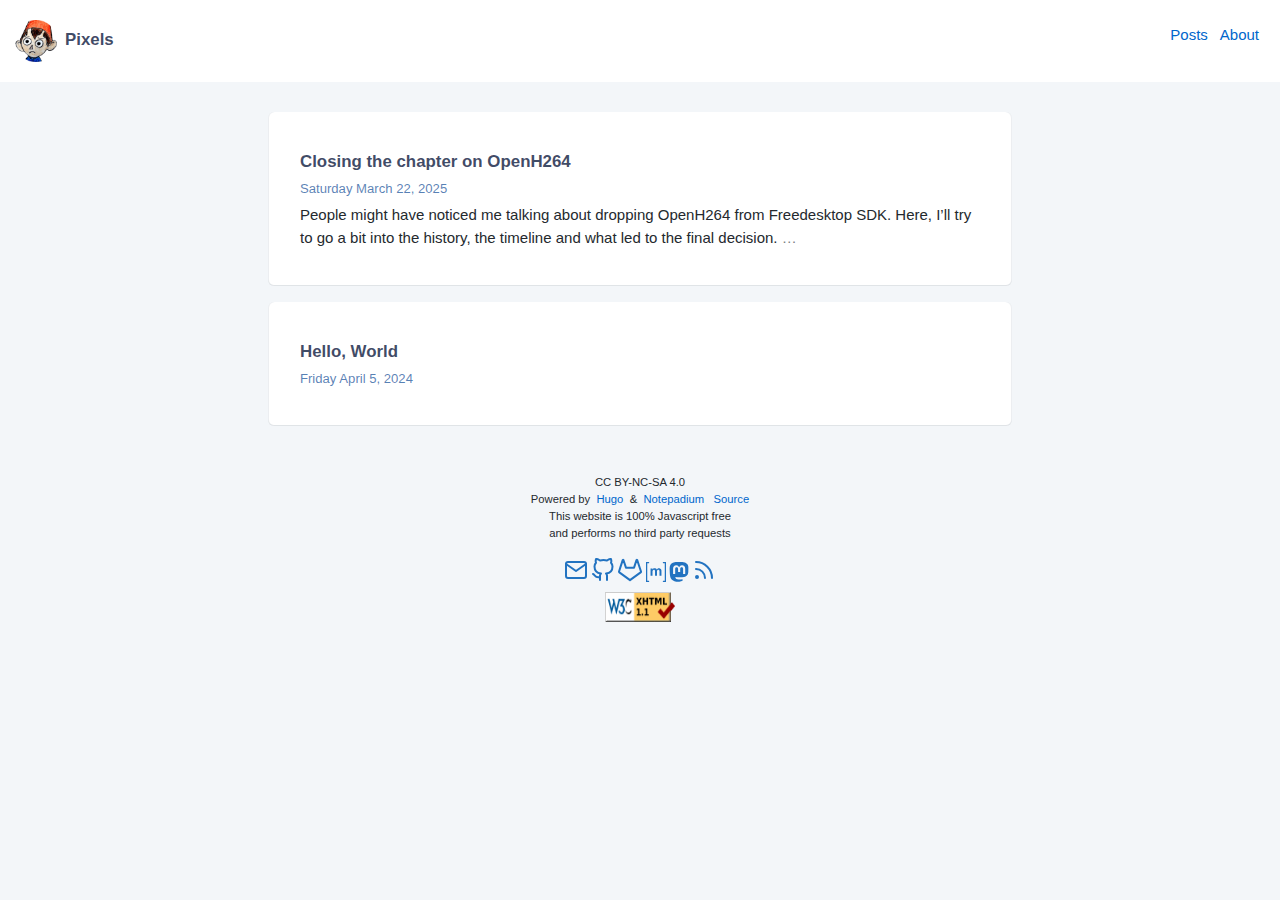
<file: index.html>
<!DOCTYPE html>
<html lang="en"><meta charset="utf-8"><meta name="generator" content="Hugo 0.126.2"><meta name="viewport" content="width=device-width,initial-scale=1,viewport-fit=cover">
<meta name="color-scheme" content="light dark">
<meta name="supported-color-schemes" content="light dark"><meta name="description" content="Pixels"><title>Pixels</title><link rel="stylesheet" href="./css/core.min.26636278f8b8e87f0797ffce54485701bd9d8eadf60c80fa1fe014fdef19376c4f4875dda7e1422d5e96f0c9c4f3450f.css" integrity="sha384-JmNiePi46H8Hl//OVEhXAb2djq32DID6H&#43;AU/e8ZN2xPSHXdp&#43;FCLV6W8MnE80UP"><link rel="alternate" type="application/rss+xml" href="./index.xml" title="Pixels"><meta name="twitter:card" content="summary">
<meta name="twitter:title" content="Pixels"><meta property="og:title" content="Pixels">
<meta property="og:description" content="Pixels">
<meta property="og:type" content="website">
<meta property="og:url" content="https://bbhtt.space/"><meta property="og:image" content="https://bbhtt.space/og_image.png"><meta property="og:site_name" content="Pixels">
<link rel="icon" type="image/png" sizes="128x128" href="./mine.png">
<body><div id="header">
    <div class="header wrap">
        <span class="header left-side">
            <a class="site home" href="./"><img alt="Site Logo" loading="lazy" class="site logo" src="./mine.png"><span class="site name">Pixels</span>
            </a>
        </span>
        <div class="header right-side"><div class="nav wrap"><nav class="nav"><a class="nav item" href="./posts">Posts</a><a class="nav item" href="./about">About</a></nav></div></div>
    </div></div>
<div id="content"><ul class="note list"><li class="item">
        
        <a class="note" href="./posts/closing-the-chapter-on-openh264/">
        
            <p class="note title">Closing the chapter on OpenH264</p><p class="note date">Saturday March 22, 2025</p><p class="note content">People might have noticed me talking about dropping OpenH264 from Freedesktop SDK. Here, I&rsquo;ll try to go a bit into the history, the timeline and what led to the final decision.
<span class="mldr">&mldr;</span></p></a></li><li class="item">
        
        <a class="note" href="./posts/hello-world/">
        
            <p class="note title">Hello, World</p><p class="note date">Friday April 5, 2024</p><p class="note content"> </p></a></li></ul></div><footer id="footer"><div class="footer-wrap">
    <p class="copyright">CC BY-NC-SA 4.0</p>
    <p class="powerby">
        <span>Powered&nbsp;by&nbsp;</span>
        <a href="https://gohugo.io" target="_blank" rel="noopener noreferrer">Hugo</a>
        <span>&nbsp;&amp;&nbsp;</span>
        <a href="https://github.com/bbhtt/hugo-notepadium" target="_blank" rel="noopener noreferrer">Notepadium</a>
        <span>&nbsp;</span>
        <a href="https://github.com/bbhtt/gh-site-source" target="_blank" rel="noopener noreferrer">Source</a></p>
    <p>
        <span>This website is 100% Javascript free</span>
        <span style="display: block;">and performs no third party requests</span>
    </p>
    <br></div>
<div class="footer-wrap">
    <p class="socials"></p>
    <a style="text-decoration : none" href="mailto:bbhtt@bbhtt.space">
        <img src="./mail.svg" alt="Email">
    </a>
    <a style="text-decoration : none" rel="me" href="https://github.com/bbhtt">
        <img src="./github.svg" alt="GitHub">
    </a>
    <a style="text-decoration : none" rel="me" href="https://gitlab.com/bbhtt">
        <img src="./gitlab.svg" alt="GitLab">
    </a>
    <a style="text-decoration : none" rel="me" href="https://matrix.to/#/@bbhtt:matrix.org">
        <img src="./matrix.svg" alt="Matrix">
    </a>
    <a style="text-decoration : none" rel="me" href="https://social.treehouse.systems/@bbhtt">
        <img src="./masto.svg" alt="Mastodon">
    </a>
    <a style="text-decoration : none" href="https://bbhtt.github.io/index.xml">
        <img src="./rss.svg" alt="Atom feed">
    </a></div>
<p style="text-align: center; margin-top: 5px;">
        <a href="https://validator.w3.org/check/referer">
            <img src="./valid-xhtml11.png" alt="Valid XHTML 1.1" height="30" width="70">
        </a>
    </p>
</footer>
  

</body>

</html>
</file>
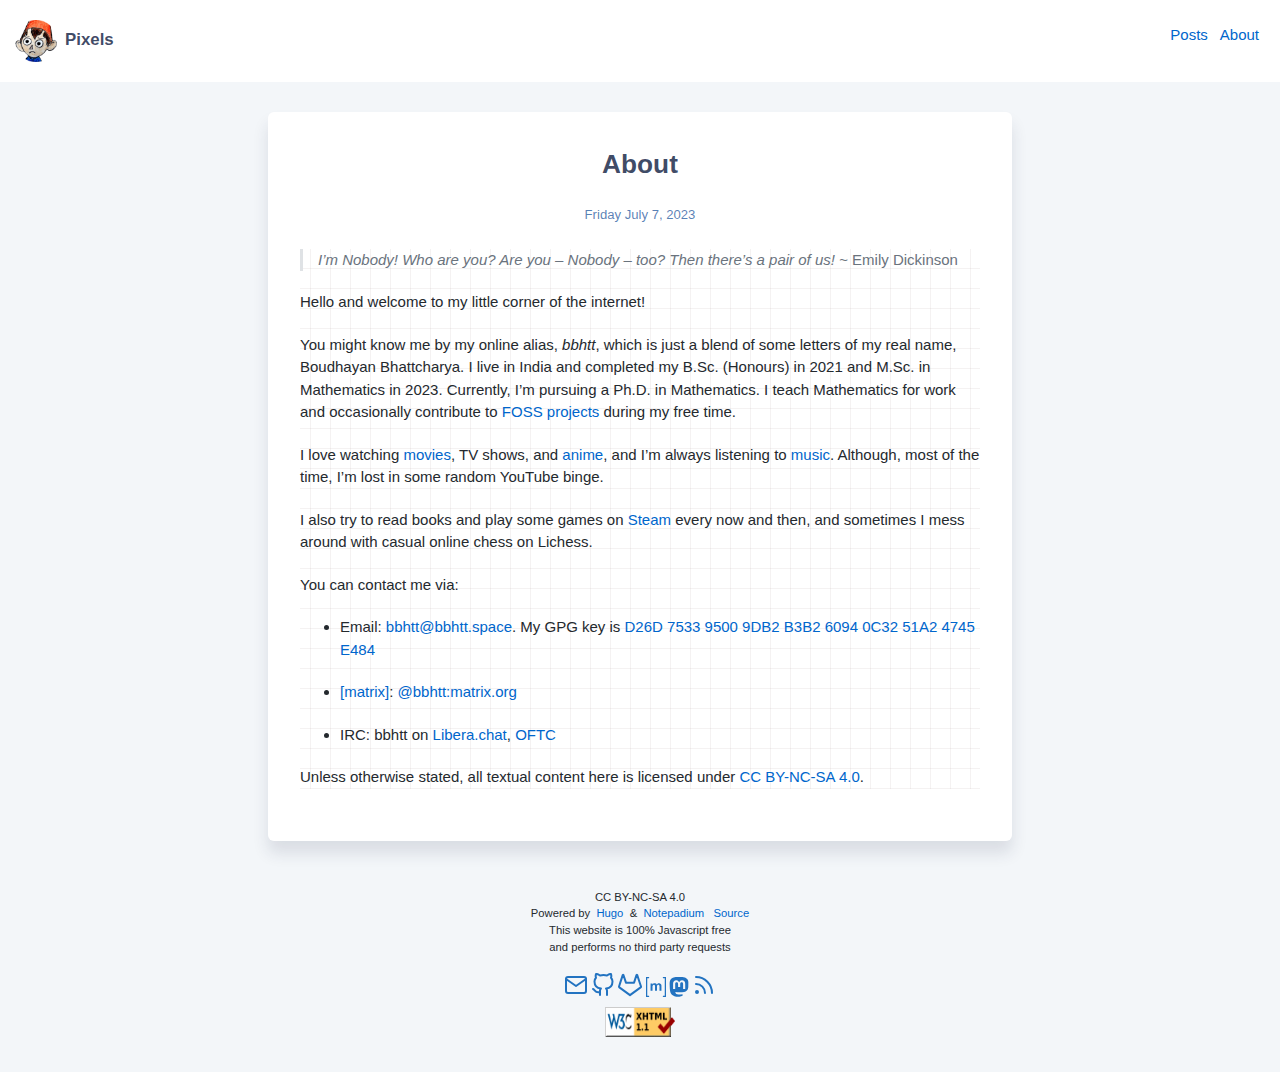
<file: about/index.html>
<!DOCTYPE html>
<html lang="en"><meta charset="utf-8"><meta name="generator" content="Hugo 0.126.2"><meta name="viewport" content="width=device-width,initial-scale=1,viewport-fit=cover">
<meta name="color-scheme" content="light dark">
<meta name="supported-color-schemes" content="light dark"><meta name="description" content="About"><title>About&nbsp;&ndash;&nbsp;Pixels</title><link rel="stylesheet" href="../css/core.min.26636278f8b8e87f0797ffce54485701bd9d8eadf60c80fa1fe014fdef19376c4f4875dda7e1422d5e96f0c9c4f3450f.css" integrity="sha384-JmNiePi46H8Hl//OVEhXAb2djq32DID6H&#43;AU/e8ZN2xPSHXdp&#43;FCLV6W8MnE80UP"><meta name="twitter:card" content="summary">
<meta name="twitter:title" content="About"><meta property="og:title" content="About">
<meta property="og:description" content="About">
<meta property="og:type" content="article">
<meta property="og:url" content="https://bbhtt.space/about/"><meta property="og:image" content="https://bbhtt.space/og_image.png"><meta property="article:section" content="">
<meta property="article:published_time" content="2023-07-07T12:44:33+05:30">
<meta property="article:modified_time" content="2023-07-07T12:44:33+05:30"><meta property="og:site_name" content="Pixels">
<link rel="icon" type="image/png" sizes="128x128" href="../mine.png">
<body><div id="header">
    <div class="header wrap">
        <span class="header left-side">
            <a class="site home" href="../"><img alt="Site Logo" loading="lazy" class="site logo" src="../mine.png"><span class="site name">Pixels</span>
            </a>
        </span>
        <div class="header right-side"><div class="nav wrap"><nav class="nav"><a class="nav item" href="../posts">Posts</a><a class="nav item" href="../about">About</a></nav></div></div>
    </div></div>
<div id="content"><div class="article-container"><section class="article header">
    <h1 class="article title">About</h1><p class="article date">Friday July 7, 2023</p></section><article class="article markdown-body"><blockquote>
<p><em>I’m Nobody! Who are you? Are you – Nobody – too? Then there’s a pair of us!</em> ~ Emily Dickinson</p>
</blockquote>
<p>Hello and welcome to my little corner of the internet!</p>
<p>You might know me by my online alias, <em>bbhtt</em>, which is just a blend of
some letters of my real name, Boudhayan Bhattcharya. I live in India and
completed my B.Sc. (Honours) in 2021 and M.Sc. in Mathematics in 2023.
Currently, I&rsquo;m pursuing a Ph.D. in Mathematics. I teach Mathematics
for work and occasionally contribute to <a href="https://en.wikipedia.org/wiki/Free_and_open-source_software"target="_blank" rel="noopener noreferrer">FOSS projects</a>
during my free time.</p>
<p>I love watching <a href="https://letterboxd.com/bbhtt/films/"target="_blank" rel="noopener noreferrer">movies</a>,
TV shows, and <a href="https://anidb.net/user/983003"target="_blank" rel="noopener noreferrer">anime</a>, and I&rsquo;m always
listening to <a href="https://open.spotify.com/user/m18qz71984e1gjbkfbd36zwmi"target="_blank" rel="noopener noreferrer">music</a>.
Although, most of the time, I&rsquo;m lost in some random YouTube binge.</p>
<p>I also try to read books and play some games on <a href="https://steamcommunity.com/id/bbhtt/"target="_blank" rel="noopener noreferrer">Steam</a>
every now and then, and sometimes I mess around with casual online chess
on Lichess.</p>
<p>You can contact me via:</p>
<ul>
<li>Email: <a href="mailto:bbhtt@bbhtt.space">bbhtt@bbhtt.space</a>. My GPG key
is <a href="../bbhtt.pub">D26D 7533 9500 9DB2 B3B2 6094 0C32 51A2 4745 E484</a></li>
<li><a href="https://matrix.org/"target="_blank" rel="noopener noreferrer">[matrix]</a>: <a href="https://matrix.to/#/@bbhtt:matrix.org"target="_blank" rel="noopener noreferrer">@bbhtt:matrix.org</a></li>
<li>IRC: bbhtt on <a href="ircs://irc.libera.chat/bbhtt,isuser">Libera.chat</a>, <a href="ircs://irc.oftc.net/bbhtt,isuser">OFTC</a></li>
</ul>
<p>Unless otherwise stated, all textual content here is licensed under
<a href="https://creativecommons.org/licenses/by-nc-sa/4.0/"target="_blank" rel="noopener noreferrer">CC BY-NC-SA 4.0</a>.</p>
</article>
</div>
<div class="article bottom"></div></div><footer id="footer"><div class="footer-wrap">
    <p class="copyright">CC BY-NC-SA 4.0</p>
    <p class="powerby">
        <span>Powered&nbsp;by&nbsp;</span>
        <a href="https://gohugo.io" target="_blank" rel="noopener noreferrer">Hugo</a>
        <span>&nbsp;&amp;&nbsp;</span>
        <a href="https://github.com/bbhtt/hugo-notepadium" target="_blank" rel="noopener noreferrer">Notepadium</a>
        <span>&nbsp;</span>
        <a href="https://github.com/bbhtt/gh-site-source" target="_blank" rel="noopener noreferrer">Source</a></p>
    <p>
        <span>This website is 100% Javascript free</span>
        <span style="display: block;">and performs no third party requests</span>
    </p>
    <br></div>
<div class="footer-wrap">
    <p class="socials"></p>
    <a style="text-decoration : none" href="mailto:bbhtt@bbhtt.space">
        <img src="../mail.svg" alt="Email">
    </a>
    <a style="text-decoration : none" rel="me" href="https://github.com/bbhtt">
        <img src="../github.svg" alt="GitHub">
    </a>
    <a style="text-decoration : none" rel="me" href="https://gitlab.com/bbhtt">
        <img src="../gitlab.svg" alt="GitLab">
    </a>
    <a style="text-decoration : none" rel="me" href="https://matrix.to/#/@bbhtt:matrix.org">
        <img src="../matrix.svg" alt="Matrix">
    </a>
    <a style="text-decoration : none" rel="me" href="https://social.treehouse.systems/@bbhtt">
        <img src="../masto.svg" alt="Mastodon">
    </a>
    <a style="text-decoration : none" href="https://bbhtt.github.io/index.xml">
        <img src="../rss.svg" alt="Atom feed">
    </a></div>
<p style="text-align: center; margin-top: 5px;">
        <a href="https://validator.w3.org/check/referer">
            <img src="../valid-xhtml11.png" alt="Valid XHTML 1.1" height="30" width="70">
        </a>
    </p>
</footer>
  

</body>

</html>
</file>
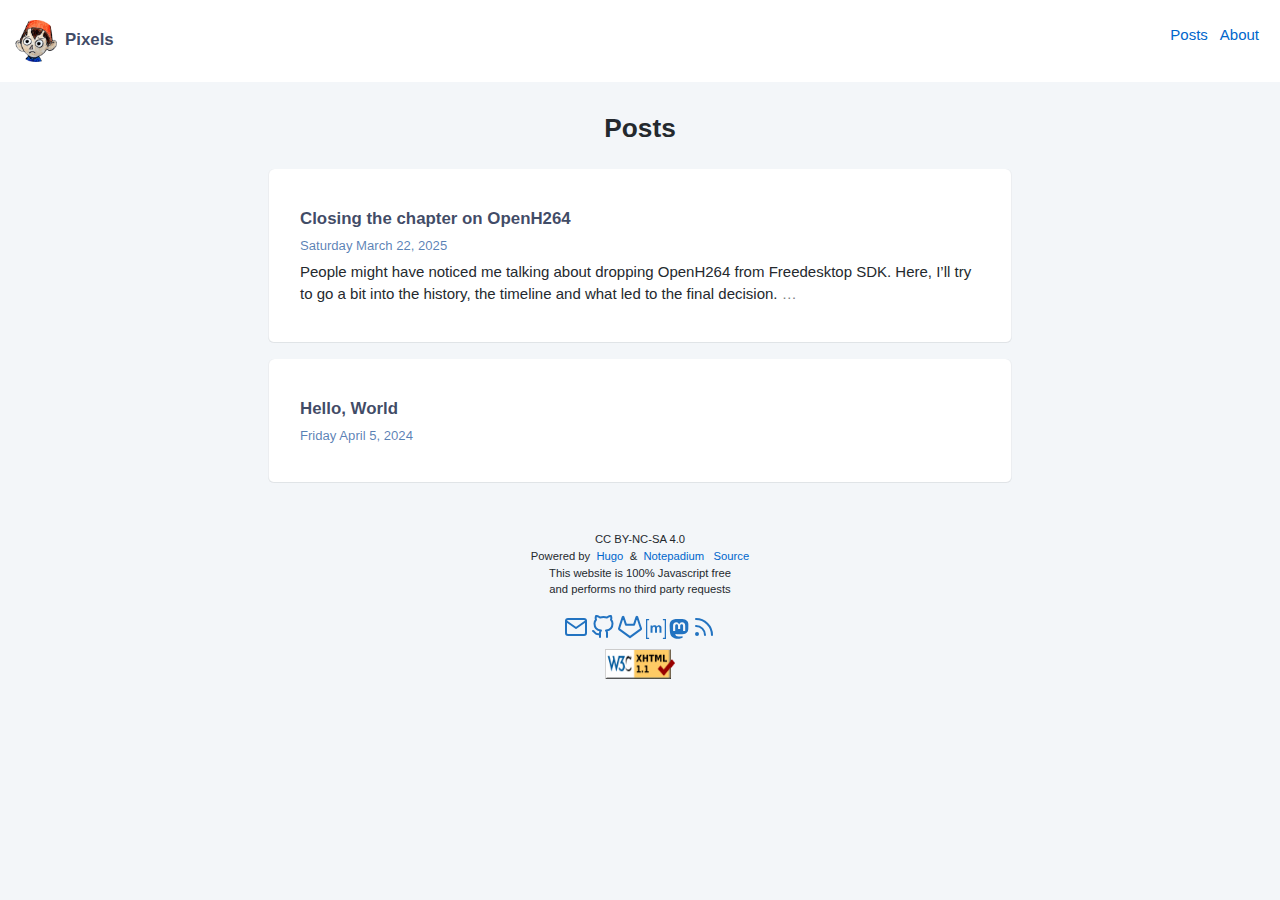
<file: articles/index.html>
<!DOCTYPE html>
<html lang="en">
  <head>
    <title>https://bbhtt.github.io/posts/</title>
    <link rel="canonical" href="https://bbhtt.github.io/posts/">
    <meta name="robots" content="noindex">
    <meta charset="utf-8">
    <meta http-equiv="refresh" content="0; url=https://bbhtt.github.io/posts/">
  </head>
</html>
</file>
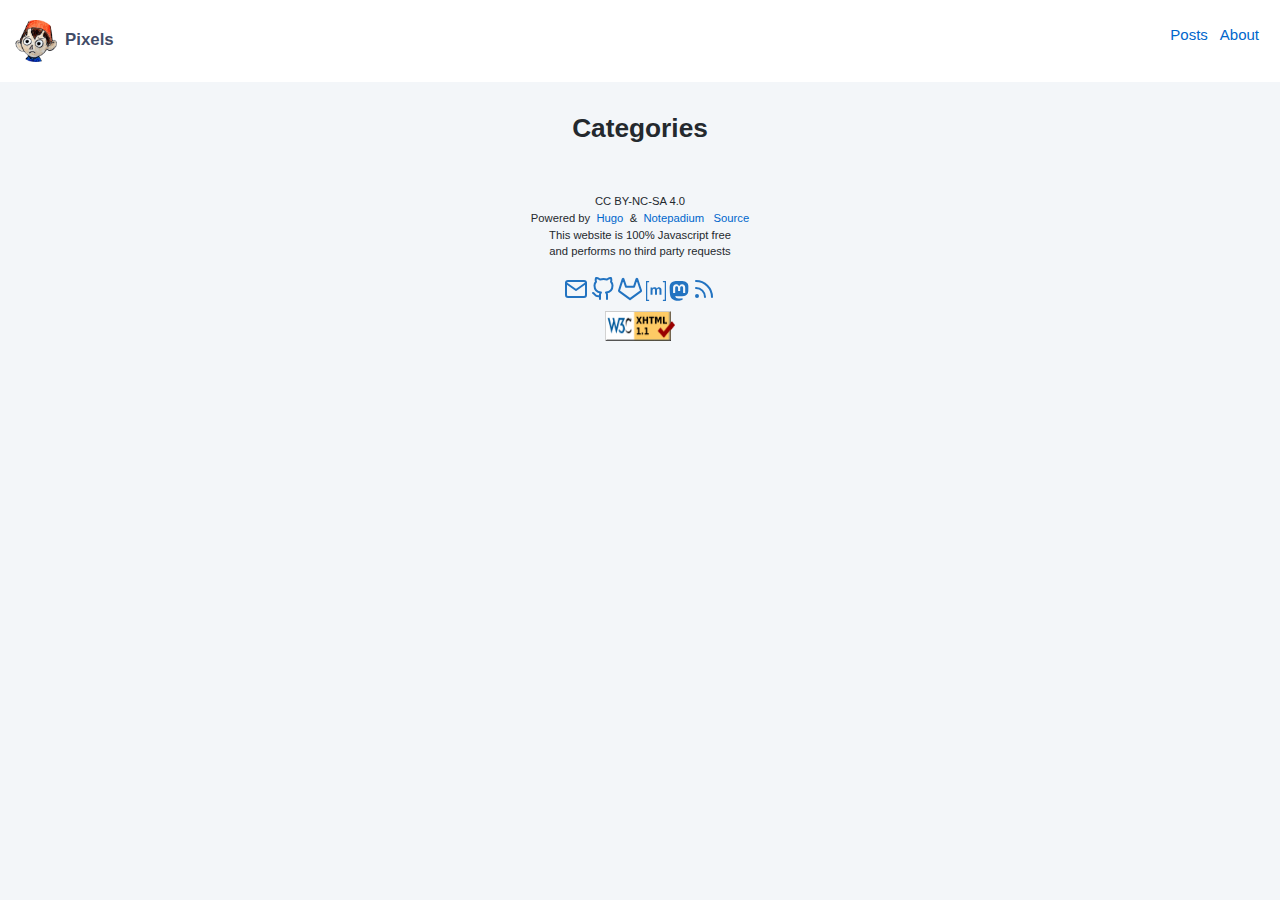
<file: categories/index.html>
<!DOCTYPE html>
<html lang="en"><meta charset="utf-8"><meta name="generator" content="Hugo 0.126.2"><meta name="viewport" content="width=device-width,initial-scale=1,viewport-fit=cover">
<meta name="color-scheme" content="light dark">
<meta name="supported-color-schemes" content="light dark"><meta name="description" content="Pixels"><title>Categories&nbsp;&ndash;&nbsp;Pixels</title><link rel="stylesheet" href="../css/core.min.26636278f8b8e87f0797ffce54485701bd9d8eadf60c80fa1fe014fdef19376c4f4875dda7e1422d5e96f0c9c4f3450f.css" integrity="sha384-JmNiePi46H8Hl//OVEhXAb2djq32DID6H&#43;AU/e8ZN2xPSHXdp&#43;FCLV6W8MnE80UP"><link rel="alternate" type="application/rss+xml" href="../categories/index.xml" title="Pixels"><meta name="twitter:card" content="summary">
<meta name="twitter:title" content="Categories"><meta property="og:title" content="Categories">
<meta property="og:description" content="Pixels">
<meta property="og:type" content="website">
<meta property="og:url" content="https://bbhtt.space/categories/"><meta property="og:image" content="https://bbhtt.space/og_image.png"><meta property="og:site_name" content="Pixels">
<link rel="icon" type="image/png" sizes="128x128" href="../mine.png">
<body><div id="header">
    <div class="header wrap">
        <span class="header left-side">
            <a class="site home" href="../"><img alt="Site Logo" loading="lazy" class="site logo" src="../mine.png"><span class="site name">Pixels</span>
            </a>
        </span>
        <div class="header right-side"><div class="nav wrap"><nav class="nav"><a class="nav item" href="../posts">Posts</a><a class="nav item" href="../about">About</a></nav></div></div>
    </div></div>
<div id="content"><section class="article header"><h1>Categories</h1></section></div><footer id="footer"><div class="footer-wrap">
    <p class="copyright">CC BY-NC-SA 4.0</p>
    <p class="powerby">
        <span>Powered&nbsp;by&nbsp;</span>
        <a href="https://gohugo.io" target="_blank" rel="noopener noreferrer">Hugo</a>
        <span>&nbsp;&amp;&nbsp;</span>
        <a href="https://github.com/bbhtt/hugo-notepadium" target="_blank" rel="noopener noreferrer">Notepadium</a>
        <span>&nbsp;</span>
        <a href="https://github.com/bbhtt/gh-site-source" target="_blank" rel="noopener noreferrer">Source</a></p>
    <p>
        <span>This website is 100% Javascript free</span>
        <span style="display: block;">and performs no third party requests</span>
    </p>
    <br></div>
<div class="footer-wrap">
    <p class="socials"></p>
    <a style="text-decoration : none" href="mailto:bbhtt@bbhtt.space">
        <img src="../mail.svg" alt="Email">
    </a>
    <a style="text-decoration : none" rel="me" href="https://github.com/bbhtt">
        <img src="../github.svg" alt="GitHub">
    </a>
    <a style="text-decoration : none" rel="me" href="https://gitlab.com/bbhtt">
        <img src="../gitlab.svg" alt="GitLab">
    </a>
    <a style="text-decoration : none" rel="me" href="https://matrix.to/#/@bbhtt:matrix.org">
        <img src="../matrix.svg" alt="Matrix">
    </a>
    <a style="text-decoration : none" rel="me" href="https://social.treehouse.systems/@bbhtt">
        <img src="../masto.svg" alt="Mastodon">
    </a>
    <a style="text-decoration : none" href="https://bbhtt.github.io/index.xml">
        <img src="../rss.svg" alt="Atom feed">
    </a></div>
<p style="text-align: center; margin-top: 5px;">
        <a href="https://validator.w3.org/check/referer">
            <img src="../valid-xhtml11.png" alt="Valid XHTML 1.1" height="30" width="70">
        </a>
    </p>
</footer>
  

</body>

</html>
</file>
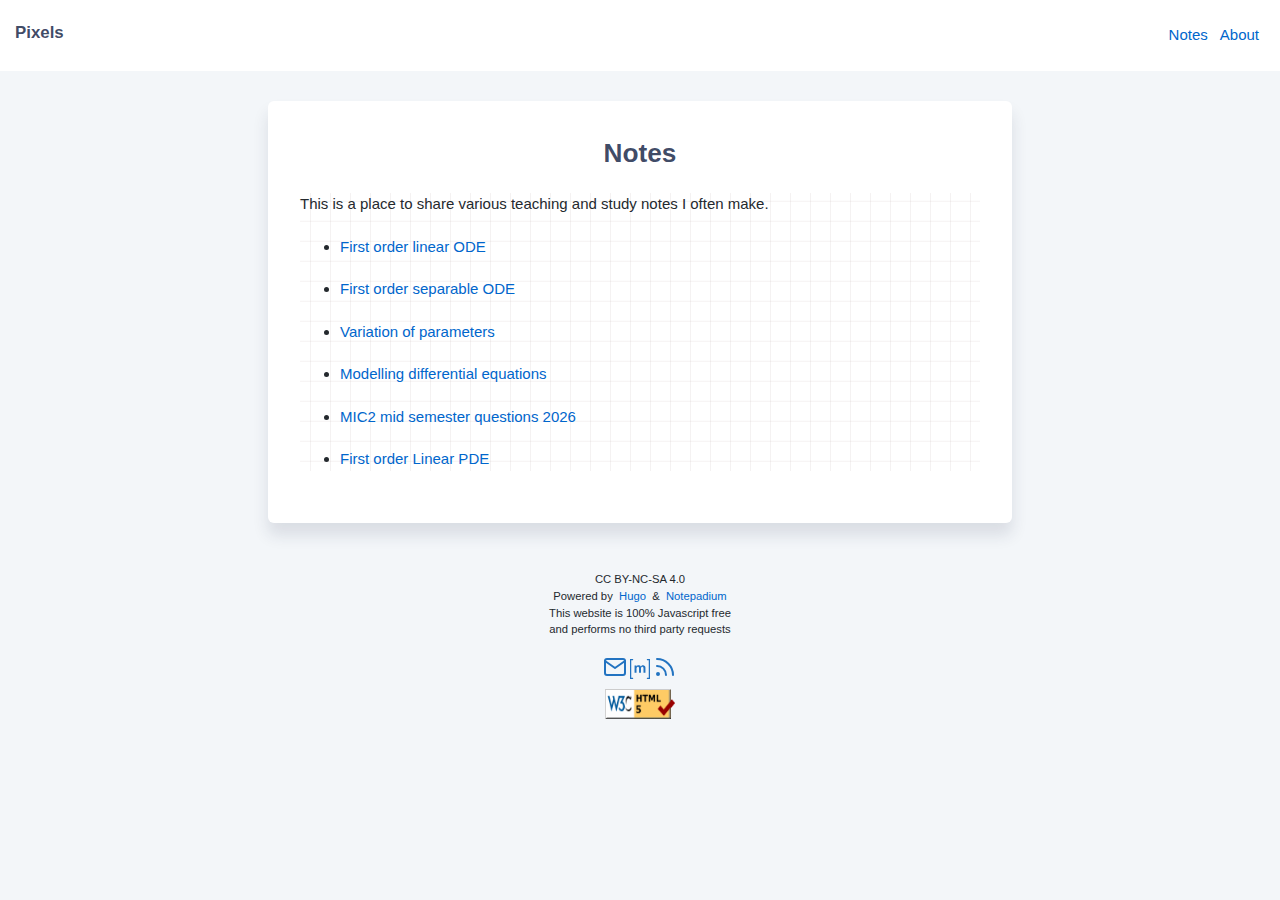
<file: notes/index.html>
<!DOCTYPE html>
<html lang="en"><meta charset="utf-8"><meta name="generator" content="Hugo 0.126.2"><meta name="viewport" content="width=device-width,initial-scale=1,viewport-fit=cover">
<meta name="color-scheme" content="light dark">
<meta name="supported-color-schemes" content="light dark"><meta name="description" content="Notes"><title>Notes&nbsp;&ndash;&nbsp;Pixels</title><link rel="stylesheet" href="../css/core.min.a710a4b781ea98bd4d2fb40f08e494ad03081a371b69d0b1ce3de3cc2b91de8eeaebf97ebbe184de5dda805abf86aaff.css" integrity="sha384-pxCkt4HqmL1NL7QPCOSUrQMIGjcbadCxzj3jzCuR3o7q6/l&#43;u&#43;GE3l3agFq/hqr/"><meta name="twitter:card" content="summary">
<meta name="twitter:title" content="Notes"><meta property="og:title" content="Notes">
<meta property="og:description" content="Notes">
<meta property="og:type" content="article">
<meta property="og:url" content="https://bbhtt.in/notes/">
<meta property="og:image" content="https://bbhtt.in/og_image.png"><meta property="og:site_name" content="Pixels"><meta property="article:section" content="">

<meta property="article:modified_time" content="2026-03-28T19:11:24+05:30">
<link rel="icon" href="../favicon.svg" type="image/svg+xml">
<body><div id="header">
    <div class="header wrap">
        <span class="header left-side">
            <a class="site home" href="../"><span class="site name">Pixels</span>
            </a>
        </span>
        <div class="header right-side"><div class="nav wrap"><nav class="nav"><a class="nav item" href="../notes">Notes</a><a class="nav item" href="../about">About</a></nav></div></div>
    </div></div>
<div id="content"><div class="article-container"><section class="article header">
    <h1 class="article title">Notes</h1></section>
<article class="article markdown-body"><p>This is a place to share various teaching and study notes I often make.</p>
<ul>
<li><a href="../first-order-linear-ode.pdf">First order linear ODE</a></li>
<li><a href="../first-order-separable-ode.pdf">First order separable ODE</a></li>
<li><a href="../variation-of-parameters.pdf">Variation of parameters</a></li>
<li><a href="../modelling.pdf">Modelling differential equations</a></li>
<li><a href="../mic2-mid-sem-qs-2026.pdf">MIC2 mid semester questions 2026</a></li>
<li><a href="../first-order-linear-pde.pdf">First order Linear PDE</a></li>
</ul>
</article>
</div>
<div class="article bottom">
</div></div><footer id="footer"><div class="footer-wrap">
    <p class="copyright">CC BY-NC-SA 4.0</p>
    <p class="powerby">
        <span>Powered&nbsp;by&nbsp;</span>
        <a href="https://gohugo.io" target="_blank" rel="noopener noreferrer">Hugo</a>
        <span>&nbsp;&amp;&nbsp;</span>
        <a href="https://github.com/bbhtt/hugo-notepadium" target="_blank" rel="noopener noreferrer">Notepadium</a></p>
    <p>
        <span>This website is 100% Javascript free</span>
        <span style="display: block;">and performs no third party requests</span>
    </p>
    <br></div>
<div class="footer-wrap">
    <p class="socials"></p>
    <a style="text-decoration : none" href="mailto:bbhtt@bbhtt.in">
        <img src="../mail.svg" alt="Email">
    </a>
    <a style="text-decoration : none" rel="me" href="https://matrix.to/#/@bbhtt:matrix.org">
        <img src="../matrix.svg" alt="Matrix">
    </a>
    <a style="text-decoration : none" href="https://bbhtt.github.io/index.xml">
        <img src="../rss.svg" alt="Atom feed">
    </a></div>
<p style="text-align: center; margin-top: 5px;">
        <a href="https://validator.w3.org/check/referer">
            <img src="../w3c-html5.png" alt="Valid HTML" height="30" width="70">
        </a>
    </p>
</footer>
  

</body>

</html>
</file>
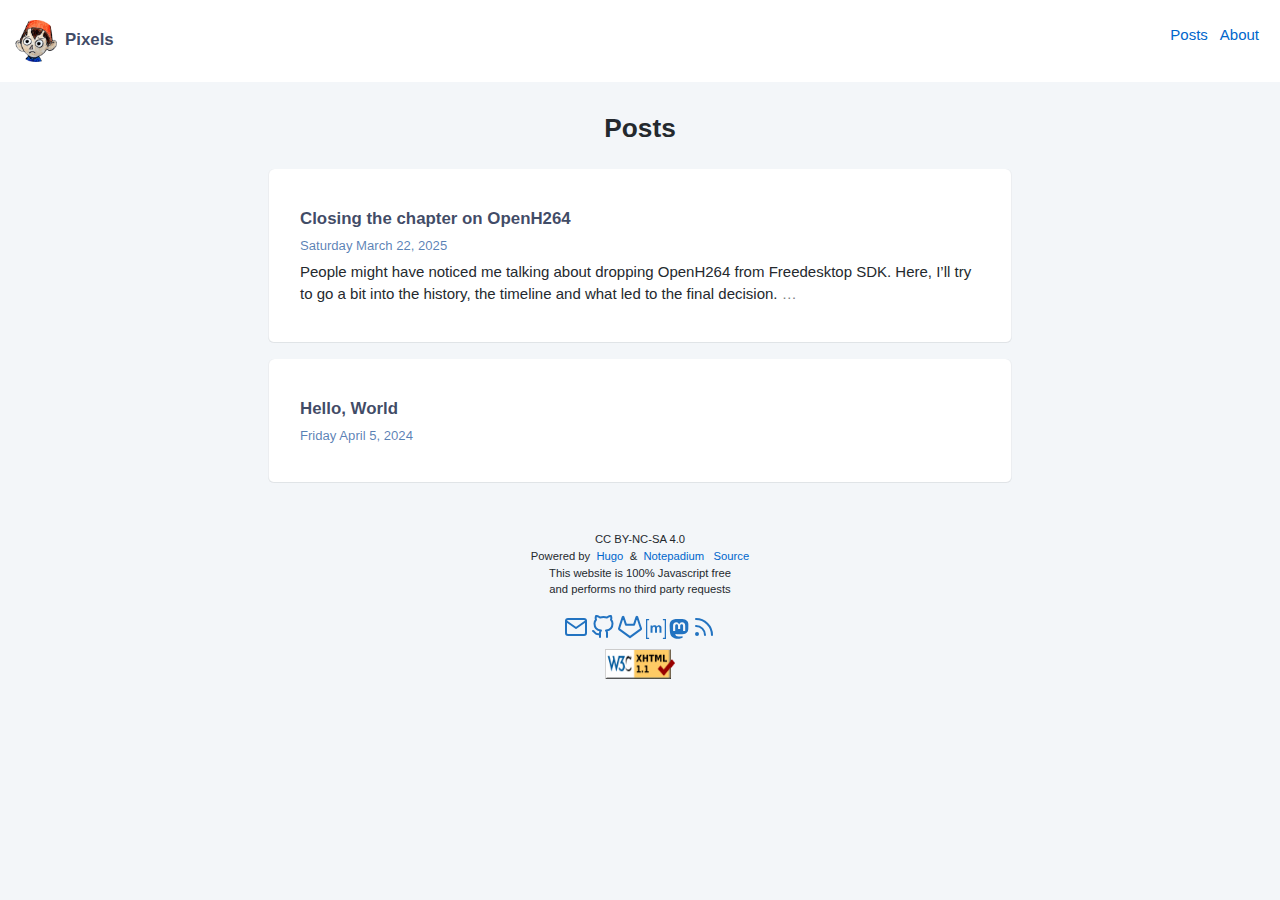
<file: posts/index.html>
<!DOCTYPE html>
<html lang="en"><meta charset="utf-8"><meta name="generator" content="Hugo 0.126.2"><meta name="viewport" content="width=device-width,initial-scale=1,viewport-fit=cover">
<meta name="color-scheme" content="light dark">
<meta name="supported-color-schemes" content="light dark"><meta name="description" content="Pixels"><title>Posts&nbsp;&ndash;&nbsp;Pixels</title><link rel="stylesheet" href="../css/core.min.26636278f8b8e87f0797ffce54485701bd9d8eadf60c80fa1fe014fdef19376c4f4875dda7e1422d5e96f0c9c4f3450f.css" integrity="sha384-JmNiePi46H8Hl//OVEhXAb2djq32DID6H&#43;AU/e8ZN2xPSHXdp&#43;FCLV6W8MnE80UP"><link rel="alternate" type="application/rss+xml" href="../posts/index.xml" title="Pixels"><meta name="twitter:card" content="summary">
<meta name="twitter:title" content="Posts"><meta property="og:title" content="Posts">
<meta property="og:description" content="Pixels">
<meta property="og:type" content="website">
<meta property="og:url" content="https://bbhtt.space/posts/"><meta property="og:image" content="https://bbhtt.space/og_image.png"><meta property="og:site_name" content="Pixels">
<link rel="icon" type="image/png" sizes="128x128" href="../mine.png">
<body><div id="header">
    <div class="header wrap">
        <span class="header left-side">
            <a class="site home" href="../"><img alt="Site Logo" loading="lazy" class="site logo" src="../mine.png"><span class="site name">Pixels</span>
            </a>
        </span>
        <div class="header right-side"><div class="nav wrap"><nav class="nav"><a class="nav item" href="../posts">Posts</a><a class="nav item" href="../about">About</a></nav></div></div>
    </div></div>
<div id="content"><section class="article header"><h1>Posts</h1></section><ul class="note list"><li class="item">
        
        <a class="note" href="../posts/closing-the-chapter-on-openh264/">
        
            <p class="note title">Closing the chapter on OpenH264</p><p class="note date">Saturday March 22, 2025</p><p class="note content">People might have noticed me talking about dropping OpenH264 from Freedesktop SDK. Here, I&rsquo;ll try to go a bit into the history, the timeline and what led to the final decision.
<span class="mldr">&mldr;</span></p></a></li><li class="item">
        
        <a class="note" href="../posts/hello-world/">
        
            <p class="note title">Hello, World</p><p class="note date">Friday April 5, 2024</p><p class="note content"> </p></a></li></ul></div><footer id="footer"><div class="footer-wrap">
    <p class="copyright">CC BY-NC-SA 4.0</p>
    <p class="powerby">
        <span>Powered&nbsp;by&nbsp;</span>
        <a href="https://gohugo.io" target="_blank" rel="noopener noreferrer">Hugo</a>
        <span>&nbsp;&amp;&nbsp;</span>
        <a href="https://github.com/bbhtt/hugo-notepadium" target="_blank" rel="noopener noreferrer">Notepadium</a>
        <span>&nbsp;</span>
        <a href="https://github.com/bbhtt/gh-site-source" target="_blank" rel="noopener noreferrer">Source</a></p>
    <p>
        <span>This website is 100% Javascript free</span>
        <span style="display: block;">and performs no third party requests</span>
    </p>
    <br></div>
<div class="footer-wrap">
    <p class="socials"></p>
    <a style="text-decoration : none" href="mailto:bbhtt@bbhtt.space">
        <img src="../mail.svg" alt="Email">
    </a>
    <a style="text-decoration : none" rel="me" href="https://github.com/bbhtt">
        <img src="../github.svg" alt="GitHub">
    </a>
    <a style="text-decoration : none" rel="me" href="https://gitlab.com/bbhtt">
        <img src="../gitlab.svg" alt="GitLab">
    </a>
    <a style="text-decoration : none" rel="me" href="https://matrix.to/#/@bbhtt:matrix.org">
        <img src="../matrix.svg" alt="Matrix">
    </a>
    <a style="text-decoration : none" rel="me" href="https://social.treehouse.systems/@bbhtt">
        <img src="../masto.svg" alt="Mastodon">
    </a>
    <a style="text-decoration : none" href="https://bbhtt.github.io/index.xml">
        <img src="../rss.svg" alt="Atom feed">
    </a></div>
<p style="text-align: center; margin-top: 5px;">
        <a href="https://validator.w3.org/check/referer">
            <img src="../valid-xhtml11.png" alt="Valid XHTML 1.1" height="30" width="70">
        </a>
    </p>
</footer>
  

</body>

</html>
</file>
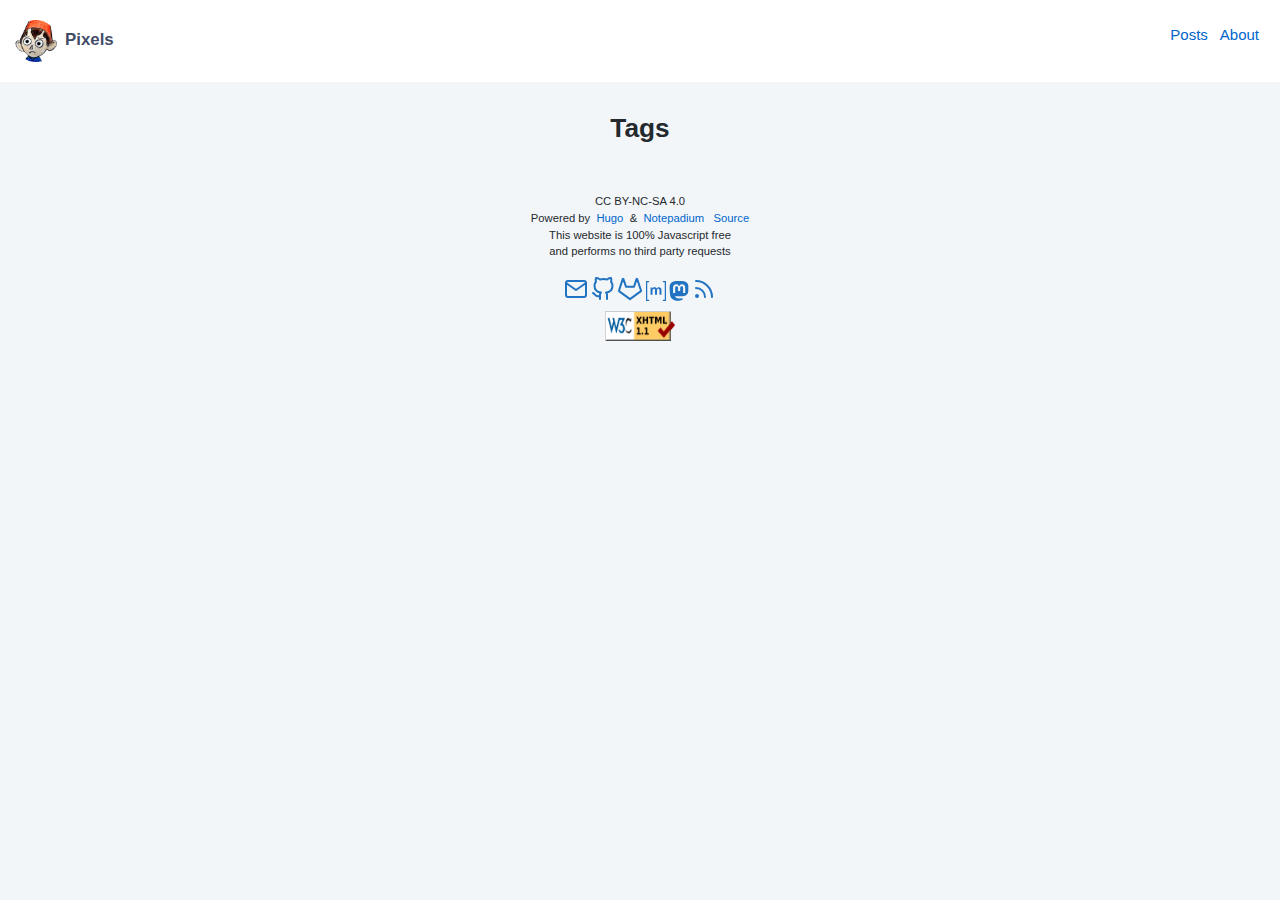
<file: tags/index.html>
<!DOCTYPE html>
<html lang="en"><meta charset="utf-8"><meta name="generator" content="Hugo 0.126.2"><meta name="viewport" content="width=device-width,initial-scale=1,viewport-fit=cover">
<meta name="color-scheme" content="light dark">
<meta name="supported-color-schemes" content="light dark"><meta name="description" content="Pixels"><title>Tags&nbsp;&ndash;&nbsp;Pixels</title><link rel="stylesheet" href="../css/core.min.26636278f8b8e87f0797ffce54485701bd9d8eadf60c80fa1fe014fdef19376c4f4875dda7e1422d5e96f0c9c4f3450f.css" integrity="sha384-JmNiePi46H8Hl//OVEhXAb2djq32DID6H&#43;AU/e8ZN2xPSHXdp&#43;FCLV6W8MnE80UP"><link rel="alternate" type="application/rss+xml" href="../tags/index.xml" title="Pixels"><meta name="twitter:card" content="summary">
<meta name="twitter:title" content="Tags"><meta property="og:title" content="Tags">
<meta property="og:description" content="Pixels">
<meta property="og:type" content="website">
<meta property="og:url" content="https://bbhtt.space/tags/"><meta property="og:image" content="https://bbhtt.space/og_image.png"><meta property="og:site_name" content="Pixels">
<link rel="icon" type="image/png" sizes="128x128" href="../mine.png">
<body><div id="header">
    <div class="header wrap">
        <span class="header left-side">
            <a class="site home" href="../"><img alt="Site Logo" loading="lazy" class="site logo" src="../mine.png"><span class="site name">Pixels</span>
            </a>
        </span>
        <div class="header right-side"><div class="nav wrap"><nav class="nav"><a class="nav item" href="../posts">Posts</a><a class="nav item" href="../about">About</a></nav></div></div>
    </div></div>
<div id="content"><section class="article header"><h1>Tags</h1></section></div><footer id="footer"><div class="footer-wrap">
    <p class="copyright">CC BY-NC-SA 4.0</p>
    <p class="powerby">
        <span>Powered&nbsp;by&nbsp;</span>
        <a href="https://gohugo.io" target="_blank" rel="noopener noreferrer">Hugo</a>
        <span>&nbsp;&amp;&nbsp;</span>
        <a href="https://github.com/bbhtt/hugo-notepadium" target="_blank" rel="noopener noreferrer">Notepadium</a>
        <span>&nbsp;</span>
        <a href="https://github.com/bbhtt/gh-site-source" target="_blank" rel="noopener noreferrer">Source</a></p>
    <p>
        <span>This website is 100% Javascript free</span>
        <span style="display: block;">and performs no third party requests</span>
    </p>
    <br></div>
<div class="footer-wrap">
    <p class="socials"></p>
    <a style="text-decoration : none" href="mailto:bbhtt@bbhtt.space">
        <img src="../mail.svg" alt="Email">
    </a>
    <a style="text-decoration : none" rel="me" href="https://github.com/bbhtt">
        <img src="../github.svg" alt="GitHub">
    </a>
    <a style="text-decoration : none" rel="me" href="https://gitlab.com/bbhtt">
        <img src="../gitlab.svg" alt="GitLab">
    </a>
    <a style="text-decoration : none" rel="me" href="https://matrix.to/#/@bbhtt:matrix.org">
        <img src="../matrix.svg" alt="Matrix">
    </a>
    <a style="text-decoration : none" rel="me" href="https://social.treehouse.systems/@bbhtt">
        <img src="../masto.svg" alt="Mastodon">
    </a>
    <a style="text-decoration : none" href="https://bbhtt.github.io/index.xml">
        <img src="../rss.svg" alt="Atom feed">
    </a></div>
<p style="text-align: center; margin-top: 5px;">
        <a href="https://validator.w3.org/check/referer">
            <img src="../valid-xhtml11.png" alt="Valid XHTML 1.1" height="30" width="70">
        </a>
    </p>
</footer>
  

</body>

</html>
</file>
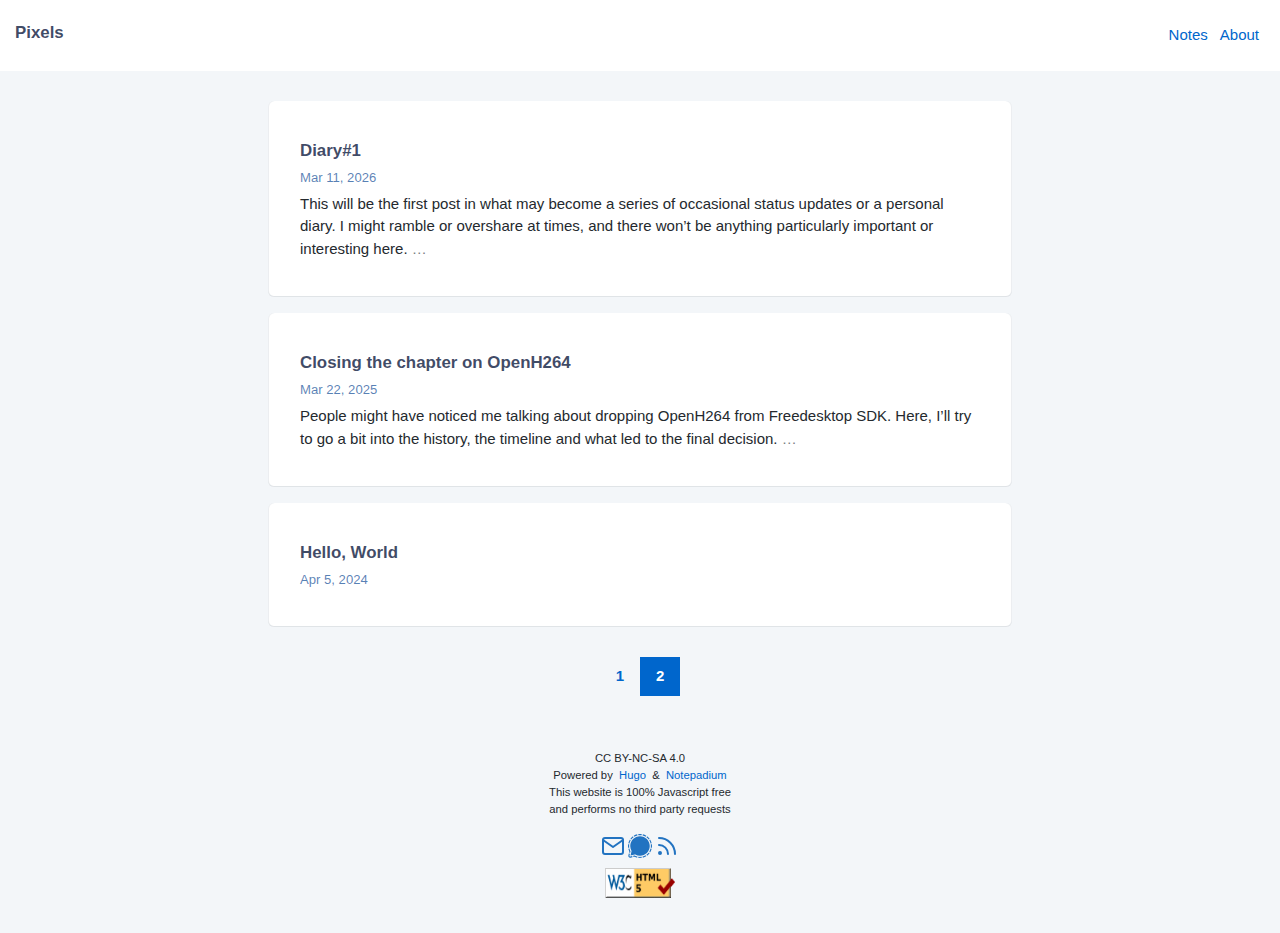
<file: page/2/index.html>
<!DOCTYPE html>
<html lang="en"><meta charset="utf-8"><meta name="generator" content="Hugo 0.126.2"><meta name="viewport" content="width=device-width,initial-scale=1,viewport-fit=cover">
<meta name="color-scheme" content="light dark">
<meta name="supported-color-schemes" content="light dark"><meta name="description" content="Pixels"><title>Pixels</title><link rel="stylesheet" href="../../css/core.min.b2faf80ed123f6db67b2dc56be1d54ef7df757947646fecc3daaca8bb38671f390963cbcd16fb3f8f943d0115c24179d.css" integrity="sha384-svr4DtEj9ttnstxWvh1U7333V5R2Rv7MParKi7OGcfOQljy80W&#43;z&#43;PlD0BFcJBed"><link rel="alternate" type="application/rss+xml" href="../../index.xml" title="Pixels"><meta name="twitter:card" content="summary">
<meta name="twitter:title" content="Pixels"><meta property="og:title" content="Pixels">
<meta property="og:description" content="Pixels">
<meta property="og:type" content="website">
<meta property="og:url" content="https://bbhtt.in/">
<meta property="og:image" content="https://bbhtt.in/og_image.png"><meta property="og:site_name" content="Pixels">
<link rel="icon" href="../../favicon.svg" type="image/svg+xml">
<body><div id="header">
    <div class="header wrap">
        <span class="header left-side">
            <a class="site home" href="../../"><span class="site name">Pixels</span>
            </a>
        </span>
        <div class="header right-side"><div class="nav wrap"><nav class="nav"><a class="nav item" href="../../notes">Notes</a><a class="nav item" href="../../about">About</a></nav></div></div>
    </div></div>
<div id="content"><ul class="note list"><li class="item">
        
        <a class="note" href="../../posts/diary-1-1/">
        
            <p class="note title">Diary#1</p><p class="note date">Mar 11, 2026</p><p class="note content">This will be the first post in what may become a series of occasional status updates or a personal diary. I might ramble or overshare at times, and there won’t be anything particularly important or interesting here.
<span class="mldr">&mldr;</span></p></a></li><li class="item">
        
        <a class="note" href="../../posts/closing-the-chapter-on-openh264/">
        
            <p class="note title">Closing the chapter on OpenH264</p><p class="note date">Mar 22, 2025</p><p class="note content">People might have noticed me talking about dropping OpenH264 from Freedesktop SDK. Here, I&rsquo;ll try to go a bit into the history, the timeline and what led to the final decision.
<span class="mldr">&mldr;</span></p></a></li><li class="item">
        
        <a class="note" href="../../posts/hello-world/">
        
            <p class="note title">Hello, World</p><p class="note date">Apr 5, 2024</p><p class="note content"> </p></a></li></ul><div class="pagination">
    <ul><li><a class="" href="../../">1</a></li><li><a class="active" href="../../page/2/">2</a></li></ul>
</div></div><footer id="footer"><div class="footer-wrap">
    <p class="copyright">CC BY-NC-SA 4.0</p>
    <p class="powerby">
        <span>Powered&nbsp;by&nbsp;</span>
        <a href="https://gohugo.io" target="_blank" rel="noopener noreferrer">Hugo</a>
        <span>&nbsp;&amp;&nbsp;</span>
        <a href="https://github.com/bbhtt/hugo-notepadium" target="_blank" rel="noopener noreferrer">Notepadium</a></p>
    <p>
        <span>This website is 100% Javascript free</span>
        <span style="display: block;">and performs no third party requests</span>
    </p>
    <br></div>
<div class="footer-wrap">
    <p class="socials"></p>
    <a style="text-decoration : none" href="mailto:bbhtt@bbhtt.in">
        <img src="../../mail.svg" alt="Email">
    </a>
    <a style="text-decoration : none" href="https://signal.me/#eu/kxfmfZ96Rdnf12nrRYbpfGAI8j_13m_7Cf9oEm8-0EfODBnUW35JoIxVVCHnqe46">
        <img src="../../signal.svg" alt="Signal">
    </a>
    <a style="text-decoration : none" href="https://bbhtt.github.io/index.xml">
        <img src="../../rss.svg" alt="Atom feed">
    </a></div>
<p style="text-align: center; margin-top: 5px;">
        <a href="https://validator.w3.org/check/referer">
            <img src="../../w3c-html5.png" alt="Valid HTML" height="30" width="70">
        </a>
    </p>
</footer>
  

</body>

</html>
</file>
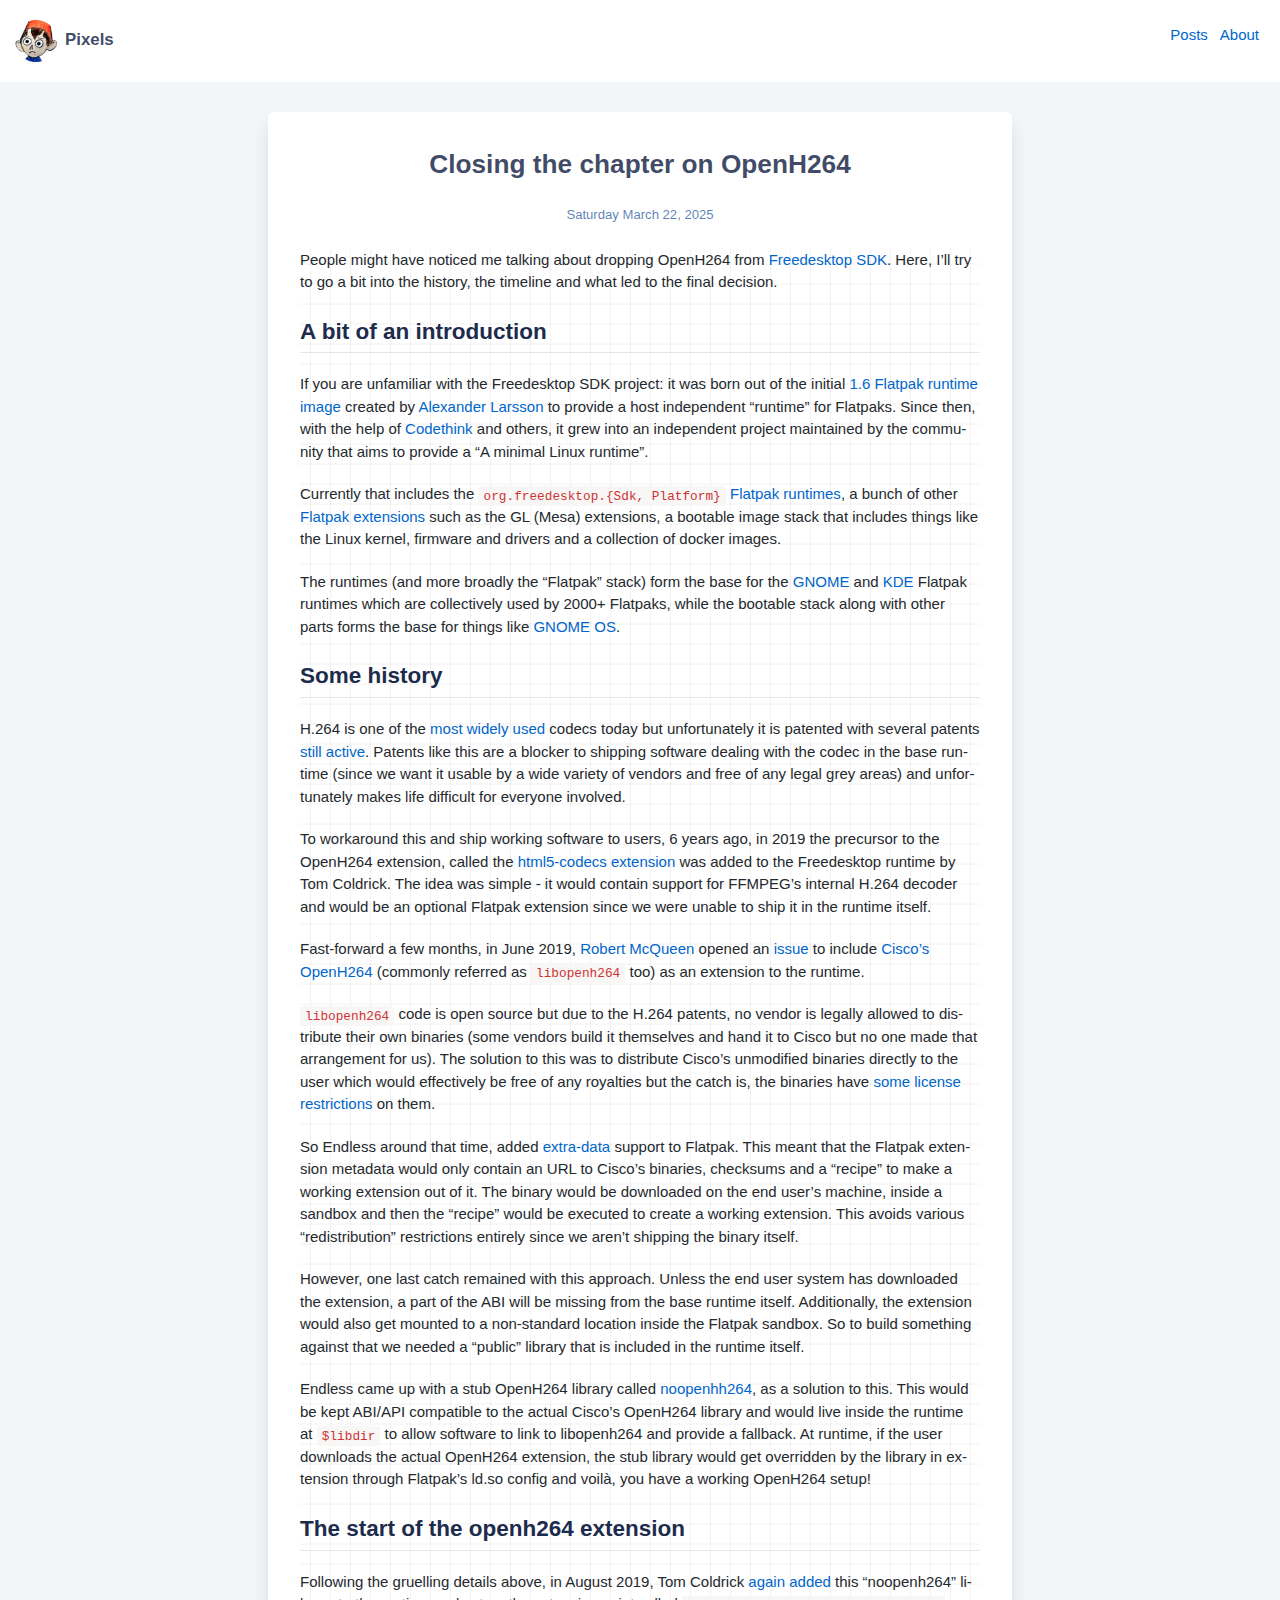
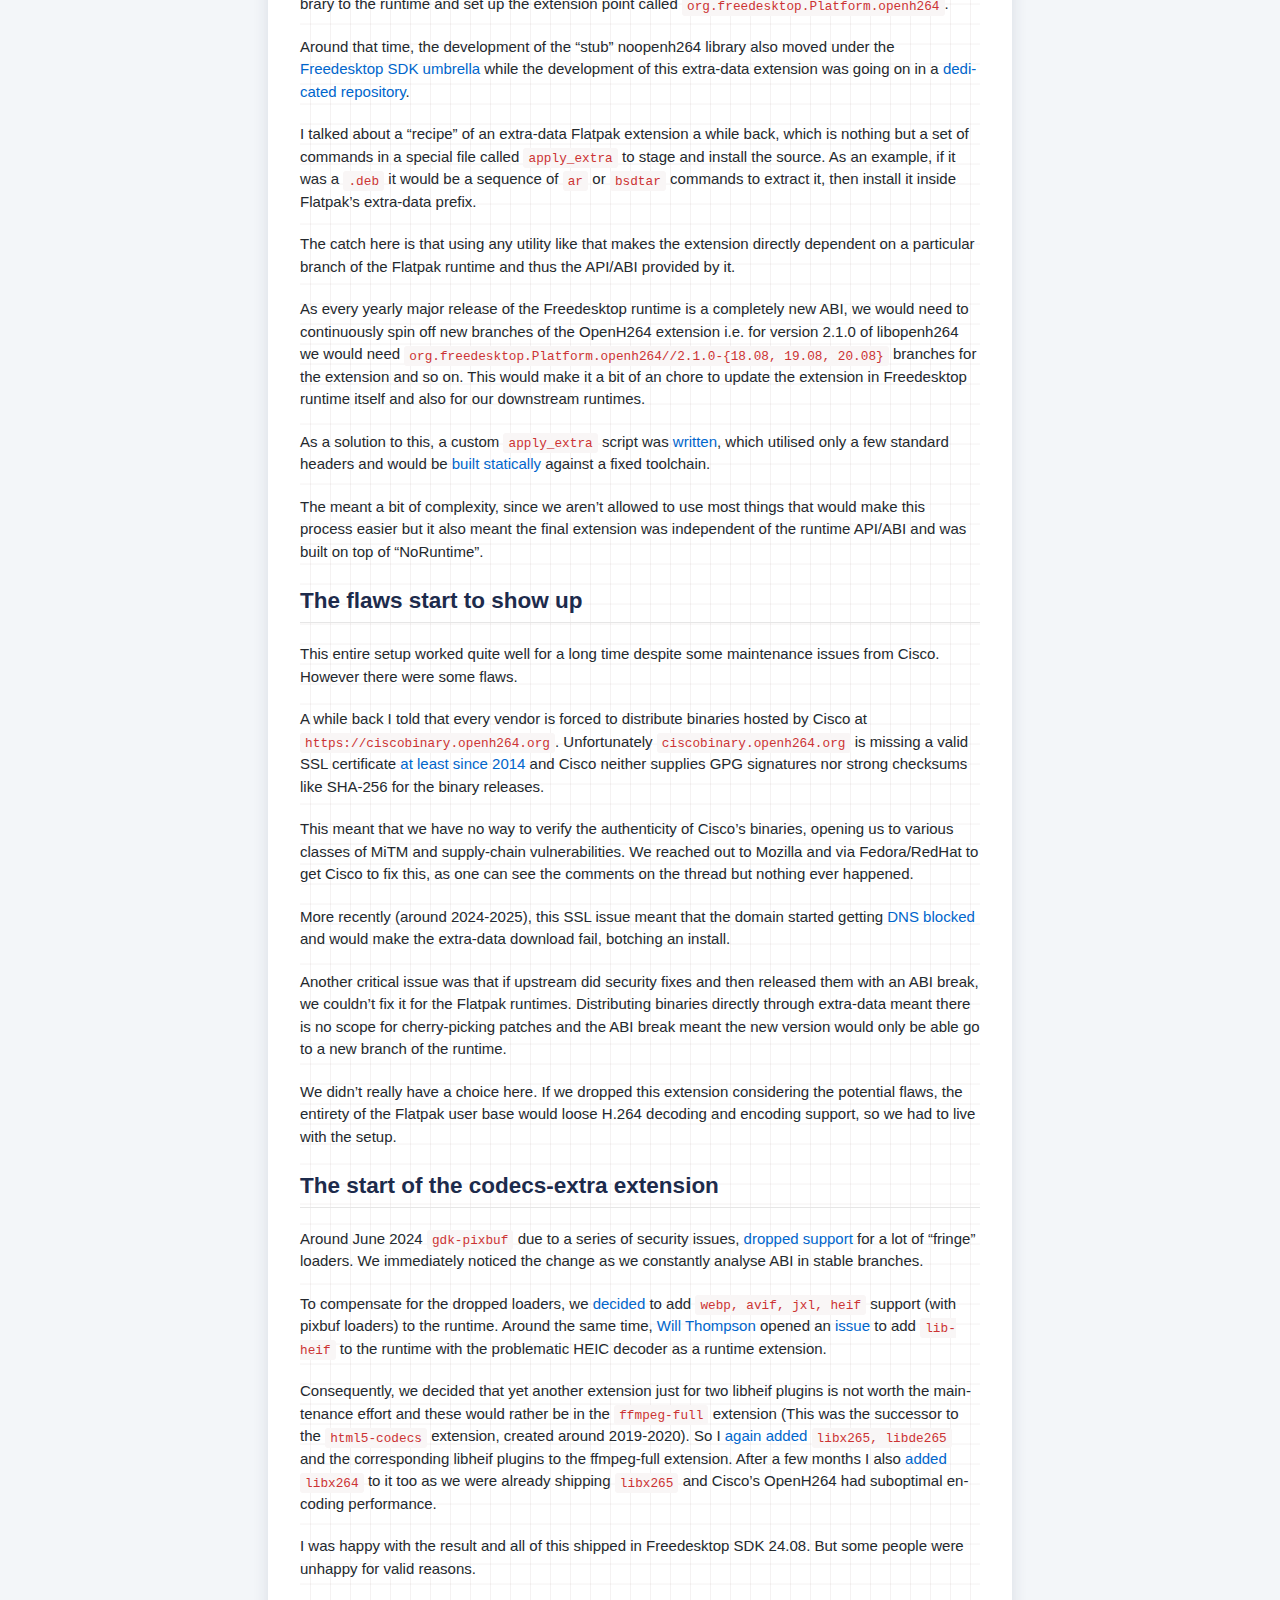
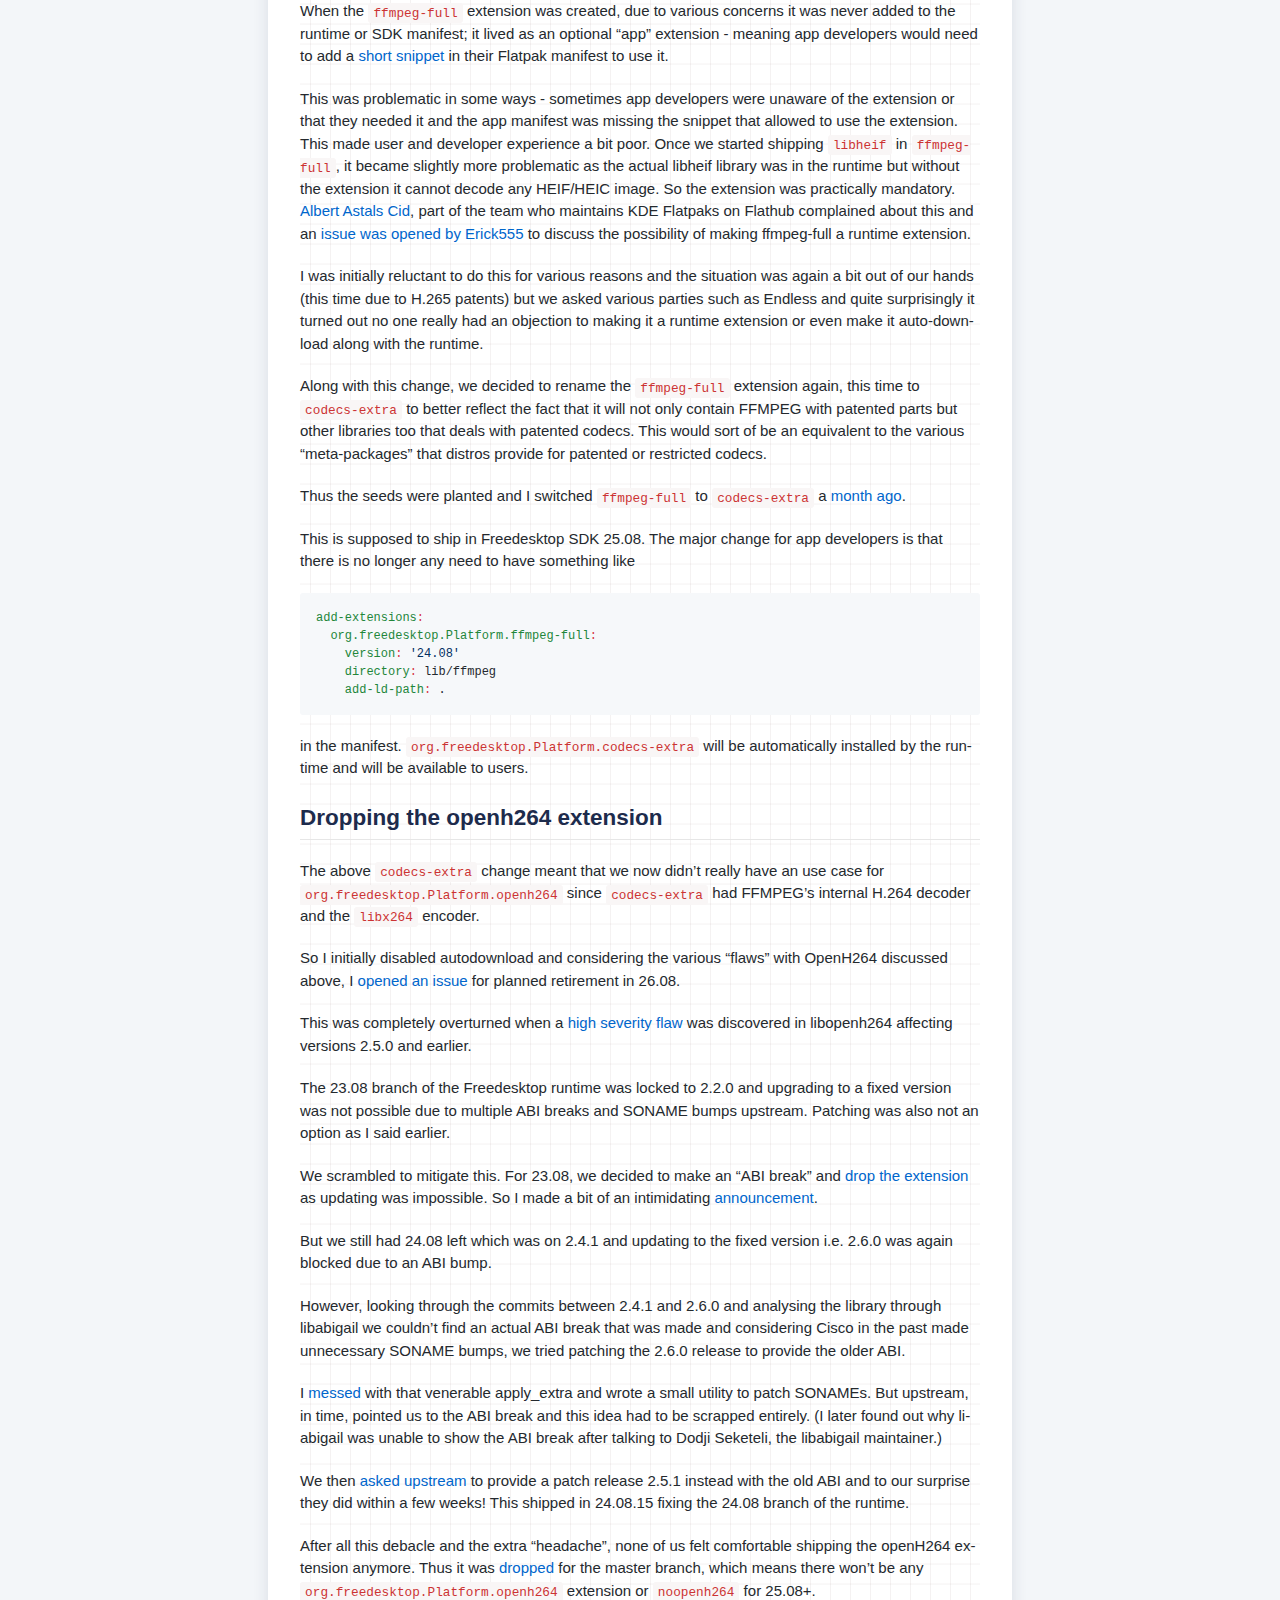
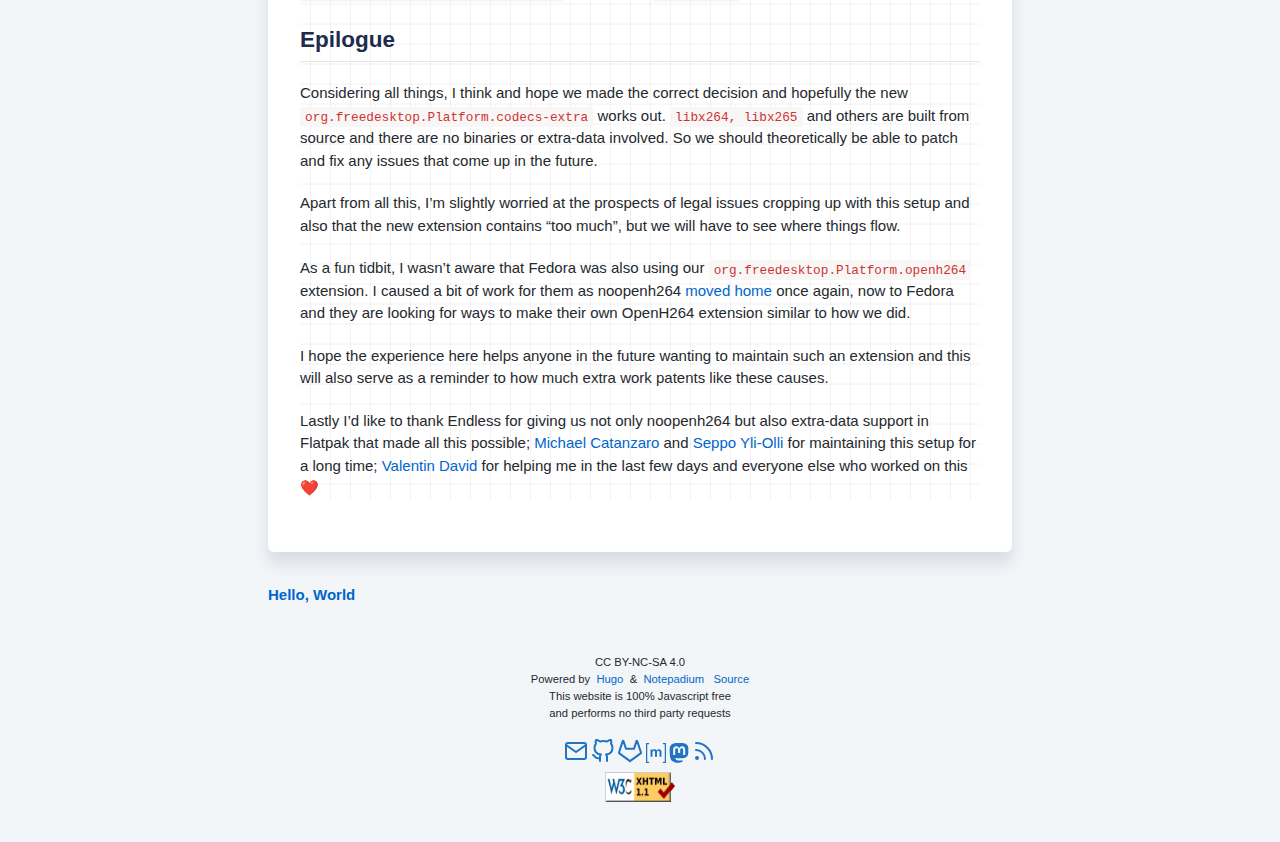
<file: posts/closing-the-chapter-on-openh264/index.html>
<!DOCTYPE html>
<html lang="en"><meta charset="utf-8"><meta name="generator" content="Hugo 0.126.2"><meta name="viewport" content="width=device-width,initial-scale=1,viewport-fit=cover">
<meta name="color-scheme" content="light dark">
<meta name="supported-color-schemes" content="light dark"><meta name="description" content="People might have noticed me talking about dropping OpenH264 from
Freedesktop SDK.
Here, I&rsquo;ll try to go a bit into the history, the timeline and what led
to the final decision."><title>Closing the chapter on OpenH264&nbsp;&ndash;&nbsp;Pixels</title><link rel="stylesheet" href="../../css/core.min.26636278f8b8e87f0797ffce54485701bd9d8eadf60c80fa1fe014fdef19376c4f4875dda7e1422d5e96f0c9c4f3450f.css" integrity="sha384-JmNiePi46H8Hl//OVEhXAb2djq32DID6H&#43;AU/e8ZN2xPSHXdp&#43;FCLV6W8MnE80UP"><meta name="twitter:card" content="summary">
<meta name="twitter:title" content="Closing the chapter on OpenH264"><meta property="og:title" content="Closing the chapter on OpenH264">
<meta property="og:description" content="People might have noticed me talking about dropping OpenH264 from
Freedesktop SDK.
Here, I&rsquo;ll try to go a bit into the history, the timeline and what led
to the final decision.">
<meta property="og:type" content="article">
<meta property="og:url" content="https://bbhtt.space/posts/closing-the-chapter-on-openh264/"><meta property="og:image" content="https://bbhtt.space/og_image.png"><meta property="article:section" content="posts">
<meta property="article:published_time" content="2025-03-22T18:48:40+05:30">
<meta property="article:modified_time" content="2025-03-22T18:48:40+05:30"><meta property="og:site_name" content="Pixels">
<link rel="icon" type="image/png" sizes="128x128" href="../../mine.png">
<body><div id="header">
    <div class="header wrap">
        <span class="header left-side">
            <a class="site home" href="../../"><img alt="Site Logo" loading="lazy" class="site logo" src="../../mine.png"><span class="site name">Pixels</span>
            </a>
        </span>
        <div class="header right-side"><div class="nav wrap"><nav class="nav"><a class="nav item" href="../../posts">Posts</a><a class="nav item" href="../../about">About</a></nav></div></div>
    </div></div>
<div id="content"><div class="article-container"><section class="article header">
    <h1 class="article title">Closing the chapter on OpenH264</h1><p class="article date">Saturday March 22, 2025</p></section><article class="article markdown-body"><p>People might have noticed me talking about dropping OpenH264 from
<a href="https://gitlab.com/freedesktop-sdk/freedesktop-sdk"target="_blank" rel="noopener noreferrer">Freedesktop SDK</a>.
Here, I&rsquo;ll try to go a bit into the history, the timeline and what led
to the final decision.</p>
<h2 id="a-bit-of-an-introduction">A bit of an introduction</h2>
<p>If you are unfamiliar with the Freedesktop SDK project: it was born out
of the initial <a href="https://github.com/flatpak/freedesktop-sdk-images"target="_blank" rel="noopener noreferrer">1.6 Flatpak runtime image</a>
created by <a href="https://github.com/alexlarsson"target="_blank" rel="noopener noreferrer">Alexander Larsson</a> to
provide a host independent &ldquo;runtime&rdquo; for Flatpaks. Since then, with the
help of <a href="https://www.codethink.co.uk/"target="_blank" rel="noopener noreferrer">Codethink</a> and others, it grew
into an independent project maintained by the community that aims to
provide a &ldquo;A minimal Linux runtime&rdquo;.</p>
<p>Currently that includes the <code>org.freedesktop.{Sdk, Platform}</code>
<a href="https://docs.flatpak.org/en/latest/introduction.html#terminology"target="_blank" rel="noopener noreferrer">Flatpak runtimes</a>,
a bunch of other <a href="https://docs.flatpak.org/en/latest/extension.html"target="_blank" rel="noopener noreferrer">Flatpak extensions</a>
such as the GL (Mesa) extensions, a bootable image stack that includes
things like the Linux kernel, firmware and drivers and a collection
of docker images.</p>
<p>The runtimes (and more broadly the &ldquo;Flatpak&rdquo; stack) form the base for
the <a href="https://gitlab.gnome.org/GNOME/gnome-build-meta/"target="_blank" rel="noopener noreferrer">GNOME</a> and
<a href="https://invent.kde.org/packaging/flatpak-kde-runtime"target="_blank" rel="noopener noreferrer">KDE</a> Flatpak
runtimes which are collectively used by 2000+ Flatpaks, while the
bootable stack along with other parts forms the base for things like
<a href="https://os.gnome.org/"target="_blank" rel="noopener noreferrer">GNOME OS</a>.</p>
<h2 id="some-history">Some history</h2>
<p>H.264 is one of the <a href="https://www.cloudflare.com/learning/video/what-is-h264-avc/"target="_blank" rel="noopener noreferrer">most widely used</a>
codecs today but unfortunately it is patented with several patents
<a href="https://meta.wikimedia.org/wiki/Have_the_patents_for_H.264_MPEG-4_AVC_expired_yet%3F"target="_blank" rel="noopener noreferrer">still active</a>.
Patents like this are a blocker to shipping software dealing with the
codec in the base runtime (since we want it usable by a wide variety of
vendors and free of any legal grey areas) and unfortunately makes life
difficult for everyone involved.</p>
<p>To workaround this and ship working software to users, 6 years ago, in
2019 the precursor to the OpenH264 extension, called the
<a href="https://gitlab.com/freedesktop-sdk/freedesktop-sdk/-/commit/1c1d87eb7f1e7952bf79825cfb65225f3a3c3e30"target="_blank" rel="noopener noreferrer">html5-codecs extension</a>
was added to the Freedesktop runtime by Tom Coldrick. The idea was
simple - it would contain support for FFMPEG&rsquo;s internal H.264 decoder
and would be an optional Flatpak extension since we were unable to ship
it in the runtime itself.</p>
<p>Fast-forward a few months, in June 2019, <a href="https://gitlab.com/ramcq"target="_blank" rel="noopener noreferrer">Robert McQueen</a>
opened an <a href="https://gitlab.com/freedesktop-sdk/freedesktop-sdk/-/issues/815"target="_blank" rel="noopener noreferrer">issue</a>
to include <a href="https://github.com/cisco/openh264"target="_blank" rel="noopener noreferrer">Cisco&rsquo;s OpenH264</a>
(commonly referred as <code>libopenh264</code> too) as an extension to the runtime.</p>
<p><code>libopenh264</code> code is open source but due to the H.264 patents, no
vendor is legally allowed to distribute their own binaries (some vendors
build it themselves and hand it to Cisco but no one made that arrangement
for us). The solution to this was to distribute Cisco&rsquo;s unmodified
binaries directly to the user which would effectively be free of any
royalties but the catch is, the binaries have
<a href="https://www.openh264.org/BINARY_LICENSE.txt"target="_blank" rel="noopener noreferrer">some license restrictions</a>
on them.</p>
<p>So Endless around that time, added <a href="https://docs.flatpak.org/en/latest/module-sources.html#extra-data"target="_blank" rel="noopener noreferrer">extra-data</a>
support to Flatpak. This meant that the Flatpak extension metadata
would only contain an URL to Cisco&rsquo;s binaries, checksums and a &ldquo;recipe&rdquo;
to make a working extension out of it. The binary would be downloaded
on the end user&rsquo;s machine, inside a sandbox and then the &ldquo;recipe&rdquo;
would be executed to create a working extension. This avoids various
&ldquo;redistribution&rdquo; restrictions entirely since we aren&rsquo;t shipping the
binary itself.</p>
<p>However, one last catch remained with this approach. Unless the end user
system has downloaded the extension, a part of the ABI will be missing
from the base runtime itself. Additionally, the extension would also
get mounted to a non-standard location inside the Flatpak sandbox. So to
build something against that we needed a &ldquo;public&rdquo; library that is
included in the runtime itself.</p>
<p>Endless came up with a stub OpenH264 library called <a href="https://github.com/endlessm/noopenh264/"target="_blank" rel="noopener noreferrer">noopenhh264</a>,
as a solution to this. This would be kept ABI/API compatible to the
actual Cisco&rsquo;s OpenH264 library and would live inside the runtime at
<code>$libdir</code> to allow software to link to libopenh264 and provide a
fallback. At runtime, if the user downloads the actual OpenH264
extension, the stub library would get overridden by the library in
extension through Flatpak&rsquo;s ld.so config and voilà, you have a working
OpenH264 setup!</p>
<h2 id="the-start-of-the-openh264-extension">The start of the openh264 extension</h2>
<p>Following the gruelling details above, in August 2019, Tom Coldrick
<a href="https://gitlab.com/freedesktop-sdk/freedesktop-sdk/-/merge_requests/1638"target="_blank" rel="noopener noreferrer">again added</a>
this &ldquo;noopenh264&rdquo; library to the runtime and set up the extension point
called <code>org.freedesktop.Platform.openh264</code>.</p>
<p>Around that time, the development of the &ldquo;stub&rdquo; noopenh264 library also
moved under the <a href="https://gitlab.com/freedesktop-sdk/noopenh264"target="_blank" rel="noopener noreferrer">Freedesktop SDK umbrella</a>
while the development of this extra-data extension was going on in a
<a href="https://gitlab.com/freedesktop-sdk/openh264-extension"target="_blank" rel="noopener noreferrer">dedicated repository</a>.</p>
<p>I talked about a &ldquo;recipe&rdquo; of an extra-data Flatpak extension a while
back, which is nothing but a set of commands in a special file called
<code>apply_extra</code> to stage and install the source. As an example, if it
was a <code>.deb</code> it would be a sequence of <code>ar</code> or <code>bsdtar</code> commands to
extract it, then install it inside Flatpak&rsquo;s extra-data prefix.</p>
<p>The catch here is that using any utility like that makes the extension
directly dependent on a particular branch of the Flatpak runtime and thus
the API/ABI provided by it.</p>
<p>As every yearly major release of the Freedesktop runtime is a completely
new ABI, we would need to continuously spin off new branches of the
OpenH264 extension i.e. for version 2.1.0 of libopenh264 we would need
<code>org.freedesktop.Platform.openh264//2.1.0-{18.08, 19.08, 20.08}</code> branches
for the extension and so on. This would make it a bit of an chore to
update the extension in Freedesktop runtime itself and also for
our downstream runtimes.</p>
<p>As a solution to this, a custom <code>apply_extra</code> script was <a href="https://gitlab.com/freedesktop-sdk/openh264-extension/-/commit/8a80eaaab8cd6b6aa7e241e681bdbaeed5632e56"target="_blank" rel="noopener noreferrer">written</a>,
which utilised only a few standard headers and would be <a href="https://gitlab.com/freedesktop-sdk/openh264-extension/-/commit/98601a6bcfd5a287106653bc69e54b58ce619c9e"target="_blank" rel="noopener noreferrer">built statically</a>
against a fixed toolchain.</p>
<p>The meant a bit of complexity, since we aren&rsquo;t allowed to use most
things that would make this process easier but it also meant the final
extension was independent of the runtime API/ABI and was built on top
of &ldquo;NoRuntime&rdquo;.</p>
<h2 id="the-flaws-start-to-show-up">The flaws start to show up</h2>
<p>This entire setup worked quite well for a long time despite some
maintenance issues from Cisco. However there were some flaws.</p>
<p>A while back I told that every vendor is forced to distribute binaries
hosted by Cisco at <code>https://ciscobinary.openh264.org</code>. Unfortunately
<code>ciscobinary.openh264.org</code> is missing a valid SSL certificate
<a href="https://github.com/cisco/openh264/issues/909#issue-34658985"target="_blank" rel="noopener noreferrer">at least since 2014</a>
and Cisco neither supplies GPG signatures nor strong checksums like
SHA-256 for the binary releases.</p>
<p>This meant that we have no way to verify the authenticity of Cisco&rsquo;s
binaries, opening us to various classes of MiTM and supply-chain
vulnerabilities. We reached out to Mozilla and via Fedora/RedHat to get
Cisco to fix this, as one can see the comments on the thread but
nothing ever happened.</p>
<p>More recently (around 2024-2025), this SSL issue meant that the domain
started getting <a href="https://gitlab.com/freedesktop-sdk/freedesktop-sdk/-/merge_requests/24521#note_2329956598"target="_blank" rel="noopener noreferrer">DNS blocked</a>
and would make the extra-data download fail, botching an install.</p>
<p>Another critical issue was that if upstream did security fixes and then
released them with an ABI break, we couldn&rsquo;t fix it for the Flatpak
runtimes. Distributing binaries directly through extra-data meant there
is no scope for cherry-picking patches and the ABI break meant the new
version would only be able go to a new branch of the runtime.</p>
<p>We didn&rsquo;t really have a choice here. If we dropped this extension
considering the potential flaws, the entirety of the Flatpak user base
would loose H.264 decoding and encoding support, so we had to live with
the setup.</p>
<h2 id="the-start-of-the-codecs-extra-extension">The start of the codecs-extra extension</h2>
<p>Around June 2024 <code>gdk-pixbuf</code> due to a series of security issues,
<a href="https://discourse.gnome.org/t/change-in-the-gdk-pixbuf-loaders-built-by-default-in-2-42-11/21845"target="_blank" rel="noopener noreferrer">dropped support</a>
for a lot of &ldquo;fringe&rdquo; loaders. We immediately noticed the change as
we constantly analyse ABI in stable branches.</p>
<p>To compensate for the dropped loaders, we <a href="https://gitlab.com/freedesktop-sdk/freedesktop-sdk/-/merge_requests/19916"target="_blank" rel="noopener noreferrer">decided</a>
to add <code>webp, avif, jxl, heif</code> support (with pixbuf loaders) to the
runtime. Around the same time, <a href="https://gitlab.com/wjt"target="_blank" rel="noopener noreferrer">Will Thompson</a>
opened an <a href="https://gitlab.com/freedesktop-sdk/freedesktop-sdk/-/issues/1704"target="_blank" rel="noopener noreferrer">issue</a>
to add <code>libheif</code> to the runtime with the problematic HEIC decoder as a
runtime extension.</p>
<p>Consequently, we decided that yet another extension just for two libheif
plugins is not worth the maintenance effort and these would rather be
in the <code>ffmpeg-full</code> extension (This was the successor to the
<code>html5-codecs</code> extension, created around 2019-2020). So I <a href="https://gitlab.com/freedesktop-sdk/freedesktop-sdk/-/merge_requests/20268"target="_blank" rel="noopener noreferrer">again</a>
<a href="https://gitlab.com/freedesktop-sdk/freedesktop-sdk/-/merge_requests/19942"target="_blank" rel="noopener noreferrer">added</a>
<code>libx265, libde265</code> and the corresponding libheif plugins to the
ffmpeg-full extension. After a few months I also <a href="https://gitlab.com/freedesktop-sdk/freedesktop-sdk/-/merge_requests/21970"target="_blank" rel="noopener noreferrer">added</a>
<code>libx264</code> to it too as we were already shipping <code>libx265</code> and Cisco&rsquo;s
OpenH264 had suboptimal encoding performance.</p>
<p>I was happy with the result and all of this shipped in Freedesktop SDK
24.08. But some people were unhappy for valid reasons.</p>
<p>When the <code>ffmpeg-full</code> extension was created, due to various concerns
it was never added to the runtime or SDK manifest; it lived as an
optional &ldquo;app&rdquo; extension - meaning app developers would need to add a
<a href="https://docs.flatpak.org/en/latest/extension.html#loading-existing-extensions"target="_blank" rel="noopener noreferrer">short snippet</a>
in their Flatpak manifest to use it.</p>
<p>This was problematic in some ways - sometimes app developers were
unaware of the extension or that they needed it and the app manifest
was missing the snippet that allowed to use the extension. This made
user and developer experience a bit poor. Once we started
shipping <code>libheif</code> in <code>ffmpeg-full</code>, it became slightly more
problematic as the actual libheif library was in the runtime but without
the extension it cannot decode any HEIF/HEIC image. So the extension
was practically mandatory. <a href="https://github.com/tsdgeos"target="_blank" rel="noopener noreferrer">Albert Astals Cid</a>,
part of the team who maintains KDE Flatpaks on Flathub complained about
this and an <a href="https://gitlab.com/freedesktop-sdk/freedesktop-sdk/-/issues/1825"target="_blank" rel="noopener noreferrer">issue was opened by Erick555</a>
to discuss the possibility of making ffmpeg-full a runtime extension.</p>
<p>I was initially reluctant to do this for various reasons and the
situation was again a bit out of our hands (this time due to H.265
patents) but we asked various parties such as Endless and quite
surprisingly it turned out no one really had an objection to making it
a runtime extension or even make it auto-download along with the
runtime.</p>
<p>Along with this change, we decided to rename the <code>ffmpeg-full</code> extension
again, this time to <code>codecs-extra</code> to better reflect the fact that it
will not only contain FFMPEG with patented parts but other libraries
too that deals with patented codecs. This would sort of be an equivalent
to the various &ldquo;meta-packages&rdquo; that distros provide for patented or
restricted codecs.</p>
<p>Thus the seeds were planted and I switched <code>ffmpeg-full</code> to
<code>codecs-extra</code> a <a href="https://gitlab.com/freedesktop-sdk/freedesktop-sdk/-/merge_requests/24620"target="_blank" rel="noopener noreferrer">month ago</a>.</p>
<p>This is supposed to ship in Freedesktop SDK 25.08. The major change for
app developers is that there is no longer any need to have something
like</p>
<div class="highlight"><pre tabindex="0" class="chroma"><code class="language-yaml" data-lang="yaml"><span class="line"><span class="cl"><span class="nt">add-extensions</span><span class="p">:</span><span class="w">
</span></span></span><span class="line"><span class="cl"><span class="w">  </span><span class="nt">org.freedesktop.Platform.ffmpeg-full</span><span class="p">:</span><span class="w">
</span></span></span><span class="line"><span class="cl"><span class="w">    </span><span class="nt">version</span><span class="p">:</span><span class="w"> </span><span class="s1">&#39;24.08&#39;</span><span class="w">
</span></span></span><span class="line"><span class="cl"><span class="w">    </span><span class="nt">directory</span><span class="p">:</span><span class="w"> </span><span class="l">lib/ffmpeg</span><span class="w">
</span></span></span><span class="line"><span class="cl"><span class="w">    </span><span class="nt">add-ld-path</span><span class="p">:</span><span class="w"> </span><span class="l">.</span><span class="w">
</span></span></span></code></pre></div><p>in the manifest. <code>org.freedesktop.Platform.codecs-extra</code> will be
automatically installed by the runtime and will be available to users.</p>
<h2 id="dropping-the-openh264-extension">Dropping the openh264 extension</h2>
<p>The above <code>codecs-extra</code> change meant that we now didn&rsquo;t really have an
use case for <code>org.freedesktop.Platform.openh264</code> since <code>codecs-extra</code>
had FFMPEG&rsquo;s internal H.264 decoder and the <code>libx264</code> encoder.</p>
<p>So I initially disabled autodownload and considering the various &ldquo;flaws&rdquo;
with OpenH264 discussed above, I <a href="https://gitlab.com/freedesktop-sdk/freedesktop-sdk/-/issues/1834"target="_blank" rel="noopener noreferrer">opened an issue</a>
for planned retirement in 26.08.</p>
<p>This was completely overturned when a <a href="https://github.com/cisco/openh264/security/advisories/GHSA-m99q-5j7x-7m9x"target="_blank" rel="noopener noreferrer">high severity flaw</a>
was discovered in libopenh264 affecting versions 2.5.0 and earlier.</p>
<p>The 23.08 branch of the Freedesktop runtime was locked to 2.2.0 and
upgrading to a fixed version was not possible due to multiple ABI breaks
and SONAME bumps upstream. Patching was also not an option as I said
earlier.</p>
<p>We scrambled to mitigate this. For 23.08, we decided to make an
&ldquo;ABI break&rdquo; and <a href="https://gitlab.com/freedesktop-sdk/freedesktop-sdk/-/issues/1846"target="_blank" rel="noopener noreferrer">drop the extension</a>
as updating was impossible. So I made a bit of an intimidating <a href="https://discourse.flathub.org/t/upcoming-freedesktop-23-08-runtime-release-will-drop-openh264-extension/9022"target="_blank" rel="noopener noreferrer">announcement</a>.</p>
<p>But we still had 24.08 left which was on 2.4.1 and updating to the fixed
version i.e. 2.6.0 was again blocked due to an ABI bump.</p>
<p>However, looking through the commits between 2.4.1 and 2.6.0 and
analysing the library through libabigail we couldn&rsquo;t find an actual
ABI break that was made and considering Cisco in the past made
unnecessary SONAME bumps, we tried patching the 2.6.0 release to
provide the older ABI.</p>
<p>I <a href="https://gitlab.com/freedesktop-sdk/openh264-extension/-/merge_requests/68"target="_blank" rel="noopener noreferrer">messed</a>
with that venerable apply_extra and wrote a small utility to patch
SONAMEs. But upstream, in time, pointed us to the ABI break
and this idea had to be scrapped entirely. (I later found out why
liabigail was unable to show the ABI break after talking to Dodji
Seketeli, the libabigail maintainer.)</p>
<p>We then <a href="https://github.com/cisco/openh264/issues/3863"target="_blank" rel="noopener noreferrer">asked upstream</a>
to provide a patch release 2.5.1 instead with the old ABI and to our
surprise they did within a few weeks! This shipped in 24.08.15 fixing
the 24.08 branch of the runtime.</p>
<p>After all this debacle and the extra &ldquo;headache&rdquo;, none of us felt
comfortable shipping the openH264 extension anymore. Thus it was
<a href="https://gitlab.com/freedesktop-sdk/freedesktop-sdk/-/merge_requests/24871"target="_blank" rel="noopener noreferrer">dropped</a>
for the master branch, which means there won&rsquo;t be any
<code>org.freedesktop.Platform.openh264</code> extension or <code>noopenh264</code> for 25.08+.</p>
<h2 id="epilogue">Epilogue</h2>
<p>Considering all things, I think and hope we made the correct decision
and hopefully the new <code>org.freedesktop.Platform.codecs-extra</code> works
out. <code>libx264, libx265</code> and others are built from source and there
are no binaries or extra-data involved. So we should theoretically be
able to patch and fix any issues that come up in the future.</p>
<p>Apart from all this, I&rsquo;m slightly worried at the prospects of legal
issues cropping up with this setup and also that the new extension
contains &ldquo;too much&rdquo;, but we will have to see where things flow.</p>
<p>As a fun tidbit, I wasn&rsquo;t aware that Fedora was also using our
<code>org.freedesktop.Platform.openh264</code> extension. I caused a bit of work
for them as noopenh264 <a href="https://gitlab.com/freedesktop-sdk/noopenh264/-/commit/2177b9cb3542d0c9ccba4d20e56516118f8e747d"target="_blank" rel="noopener noreferrer">moved home</a>
once again, now to Fedora and they are looking for ways to make their
own OpenH264 extension similar to how we did.</p>
<p>I hope the experience here helps anyone in the future wanting to maintain
such an extension and this will also serve as a reminder to how much
extra work patents like these causes.</p>
<p>Lastly I&rsquo;d like to thank Endless for giving us not only noopenh264 but
also extra-data support in Flatpak that made all this possible;
<a href="https://gitlab.com/TheRealMichaelCatanzaro"target="_blank" rel="noopener noreferrer">Michael Catanzaro</a> and <a href="https://gitlab.com/nanonyme"target="_blank" rel="noopener noreferrer">Seppo Yli-Olli</a>
for maintaining this setup for a long time; <a href="https://gitlab.com/valentindavid"target="_blank" rel="noopener noreferrer">Valentin David</a>
for helping me in the last few days and everyone else who worked on
this ❤️</p></article>
</div>
<div class="article bottom"><section class="article navigation"><p><a class="link" href="../../posts/hello-world/">Hello, World</a></p></section></div></div><footer id="footer"><div class="footer-wrap">
    <p class="copyright">CC BY-NC-SA 4.0</p>
    <p class="powerby">
        <span>Powered&nbsp;by&nbsp;</span>
        <a href="https://gohugo.io" target="_blank" rel="noopener noreferrer">Hugo</a>
        <span>&nbsp;&amp;&nbsp;</span>
        <a href="https://github.com/bbhtt/hugo-notepadium" target="_blank" rel="noopener noreferrer">Notepadium</a>
        <span>&nbsp;</span>
        <a href="https://github.com/bbhtt/gh-site-source" target="_blank" rel="noopener noreferrer">Source</a></p>
    <p>
        <span>This website is 100% Javascript free</span>
        <span style="display: block;">and performs no third party requests</span>
    </p>
    <br></div>
<div class="footer-wrap">
    <p class="socials"></p>
    <a style="text-decoration : none" href="mailto:bbhtt@bbhtt.space">
        <img src="../../mail.svg" alt="Email">
    </a>
    <a style="text-decoration : none" rel="me" href="https://github.com/bbhtt">
        <img src="../../github.svg" alt="GitHub">
    </a>
    <a style="text-decoration : none" rel="me" href="https://gitlab.com/bbhtt">
        <img src="../../gitlab.svg" alt="GitLab">
    </a>
    <a style="text-decoration : none" rel="me" href="https://matrix.to/#/@bbhtt:matrix.org">
        <img src="../../matrix.svg" alt="Matrix">
    </a>
    <a style="text-decoration : none" rel="me" href="https://social.treehouse.systems/@bbhtt">
        <img src="../../masto.svg" alt="Mastodon">
    </a>
    <a style="text-decoration : none" href="https://bbhtt.github.io/index.xml">
        <img src="../../rss.svg" alt="Atom feed">
    </a></div>
<p style="text-align: center; margin-top: 5px;">
        <a href="https://validator.w3.org/check/referer">
            <img src="../../valid-xhtml11.png" alt="Valid XHTML 1.1" height="30" width="70">
        </a>
    </p>
</footer>
  

</body>

</html>
</file>
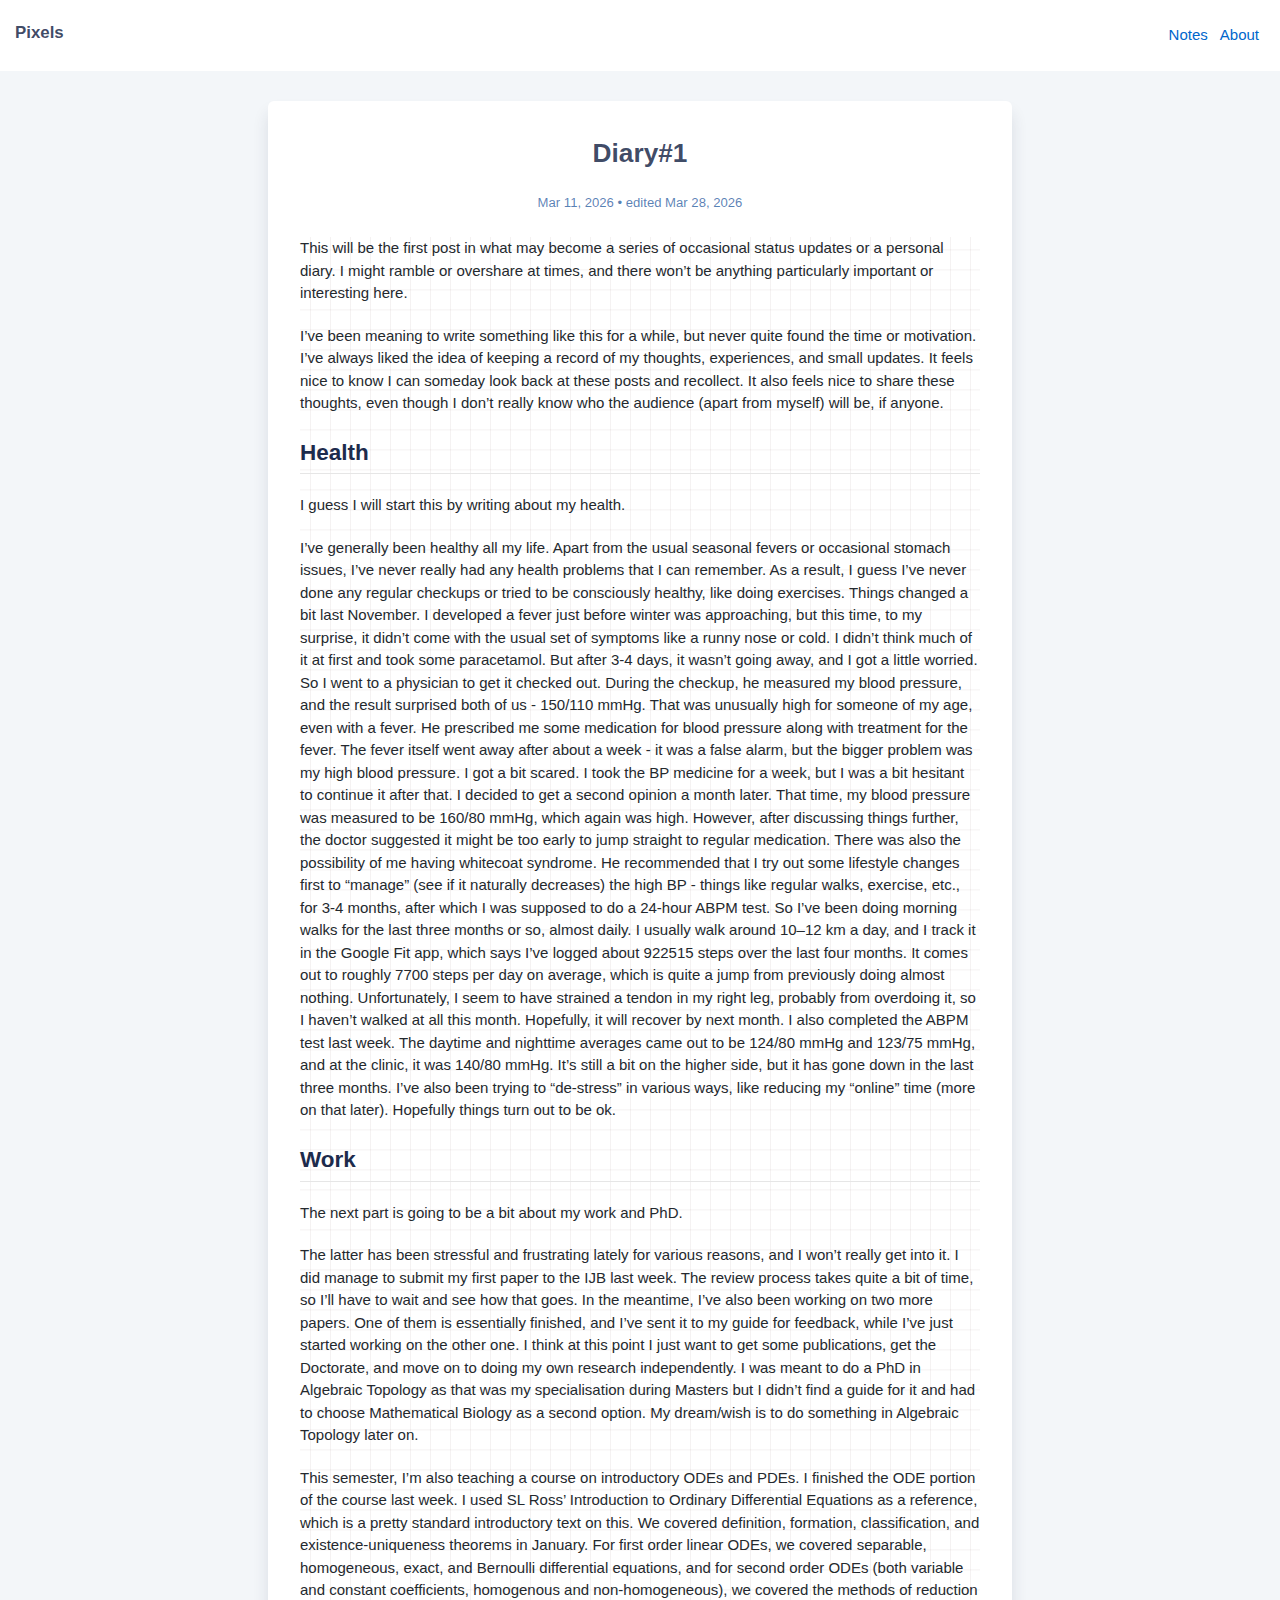
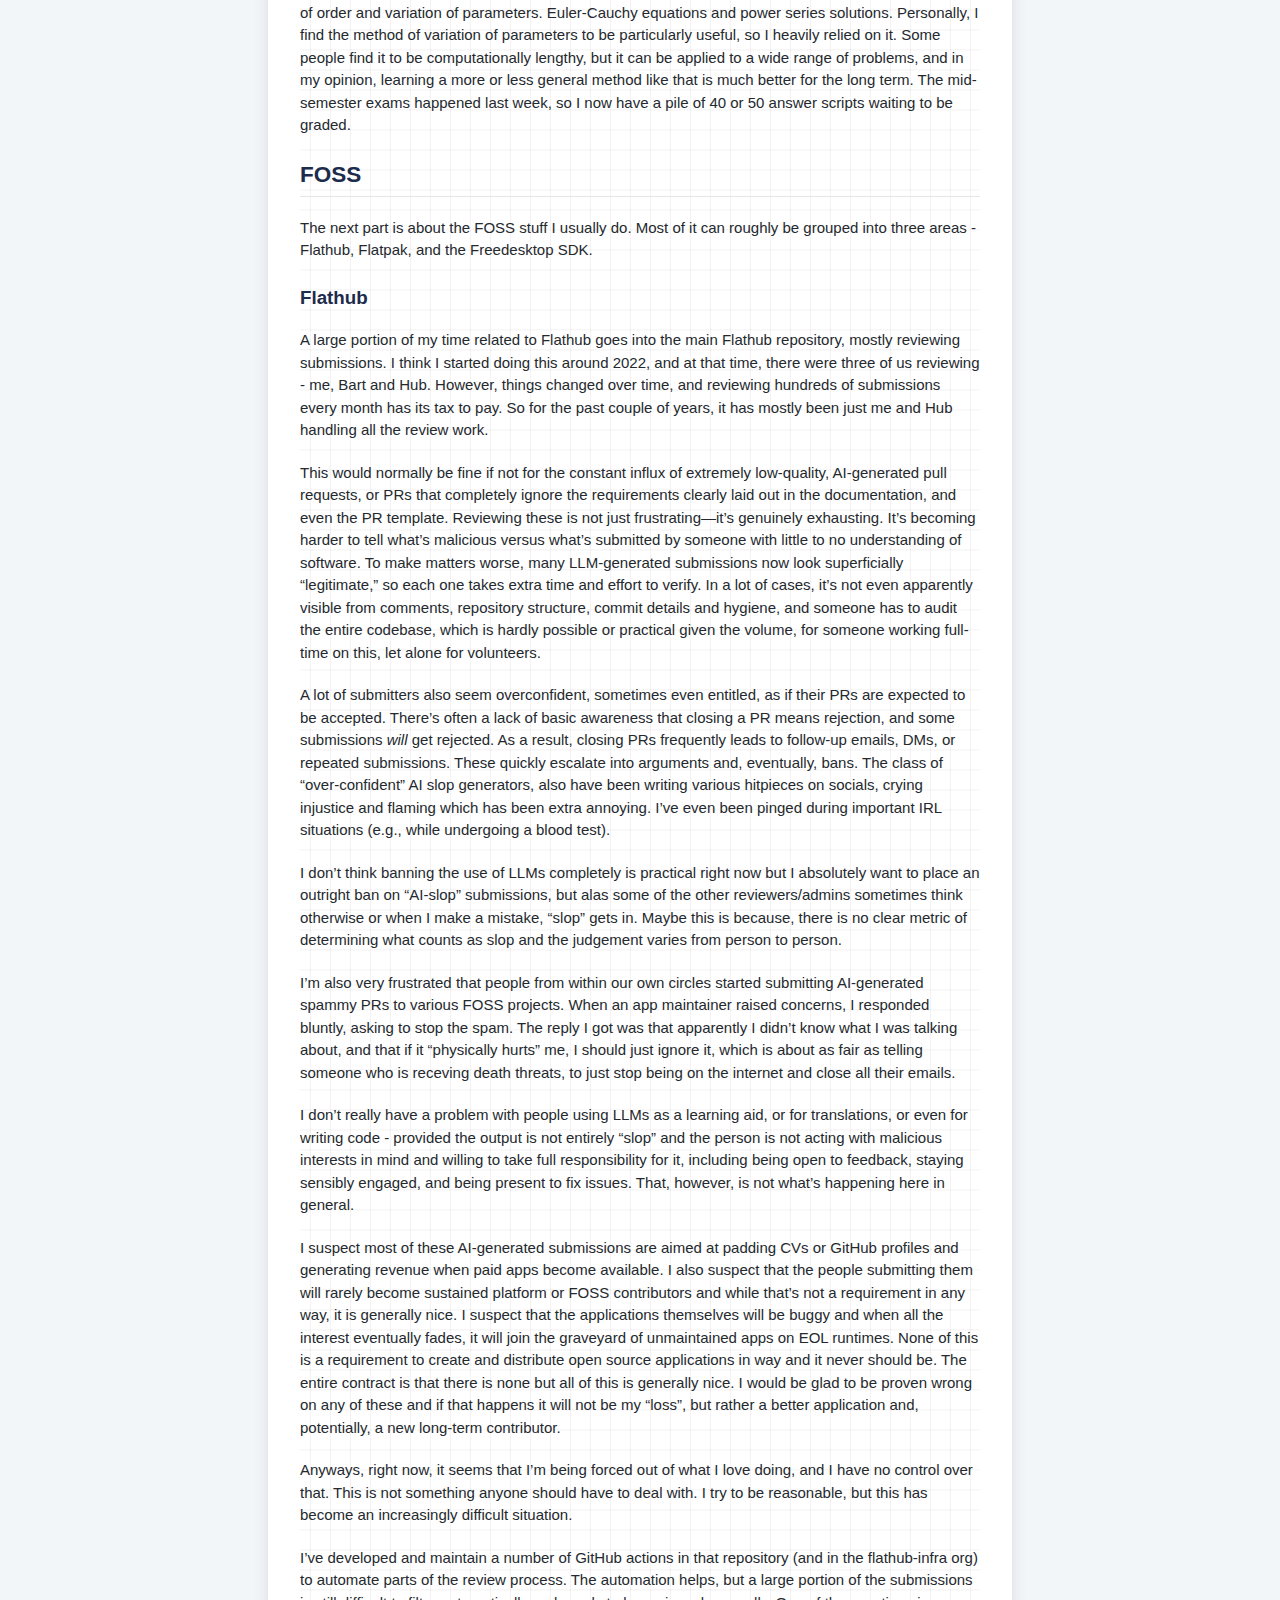
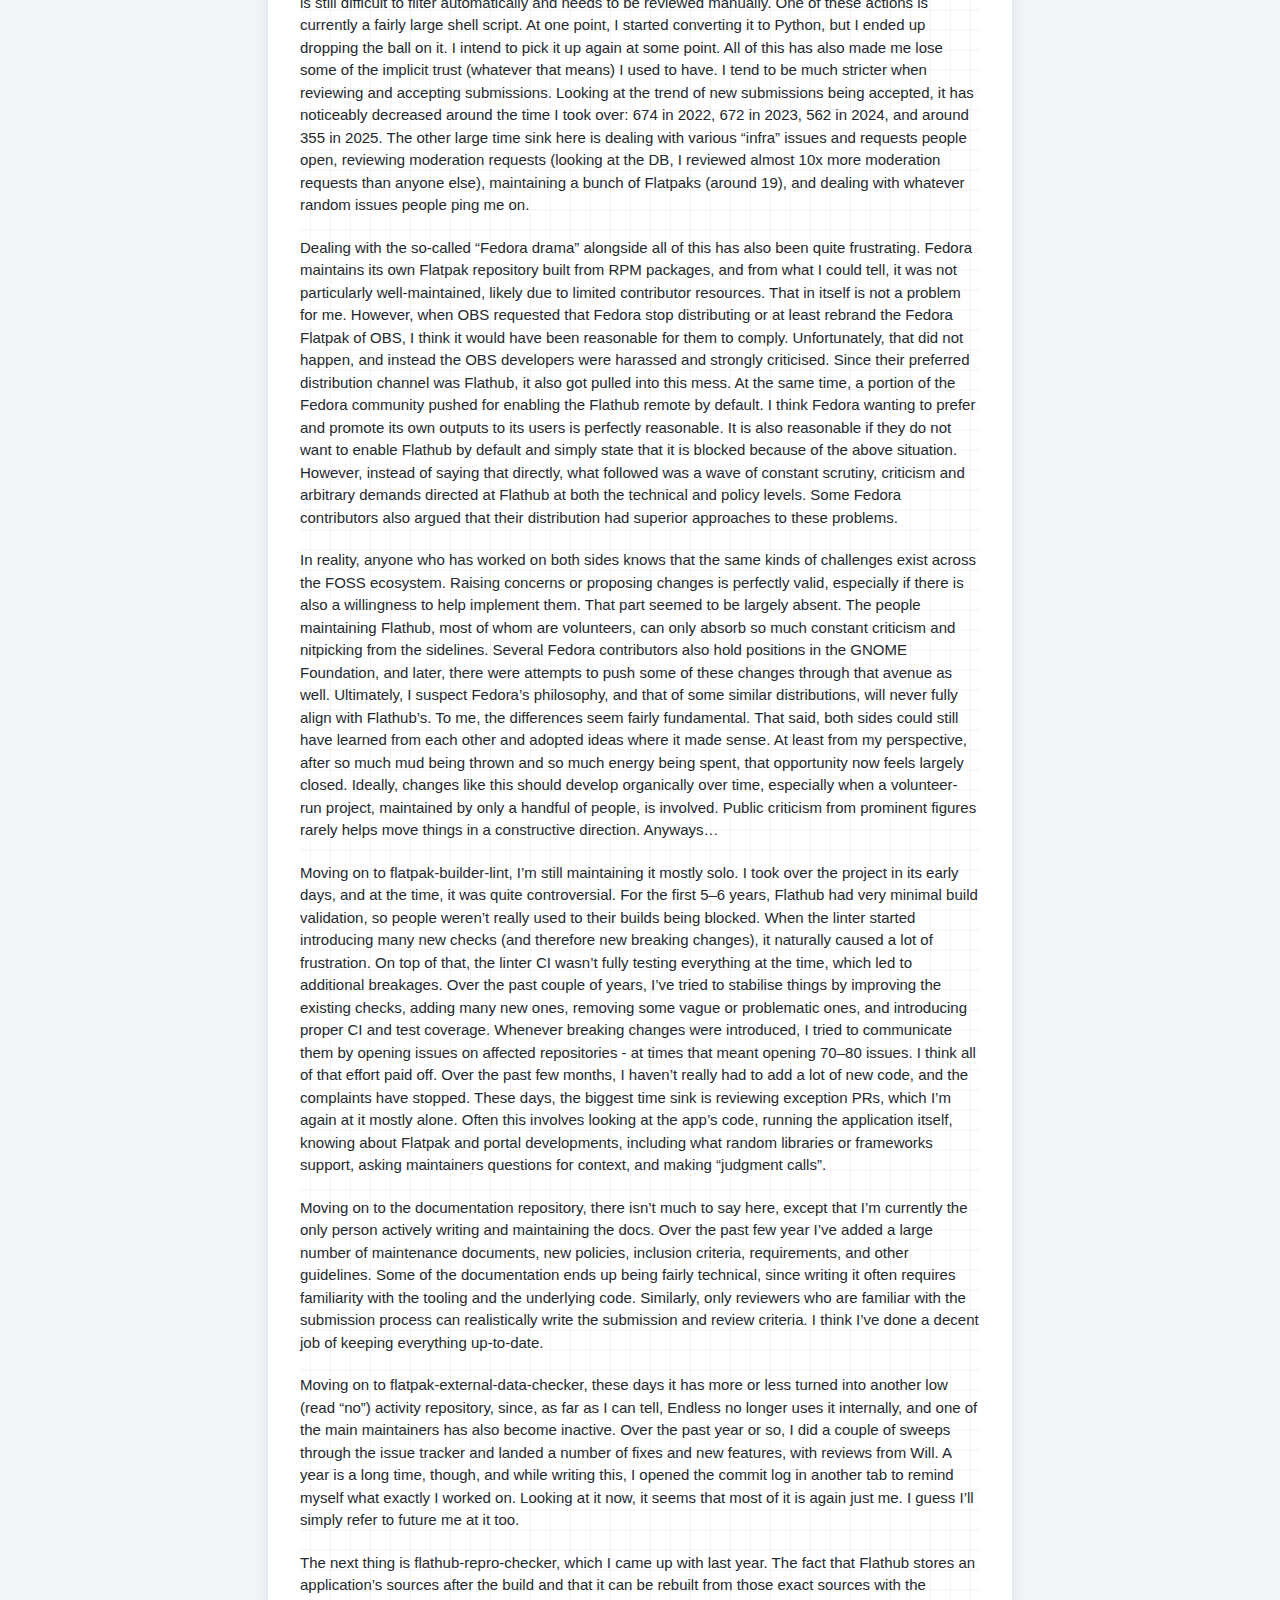
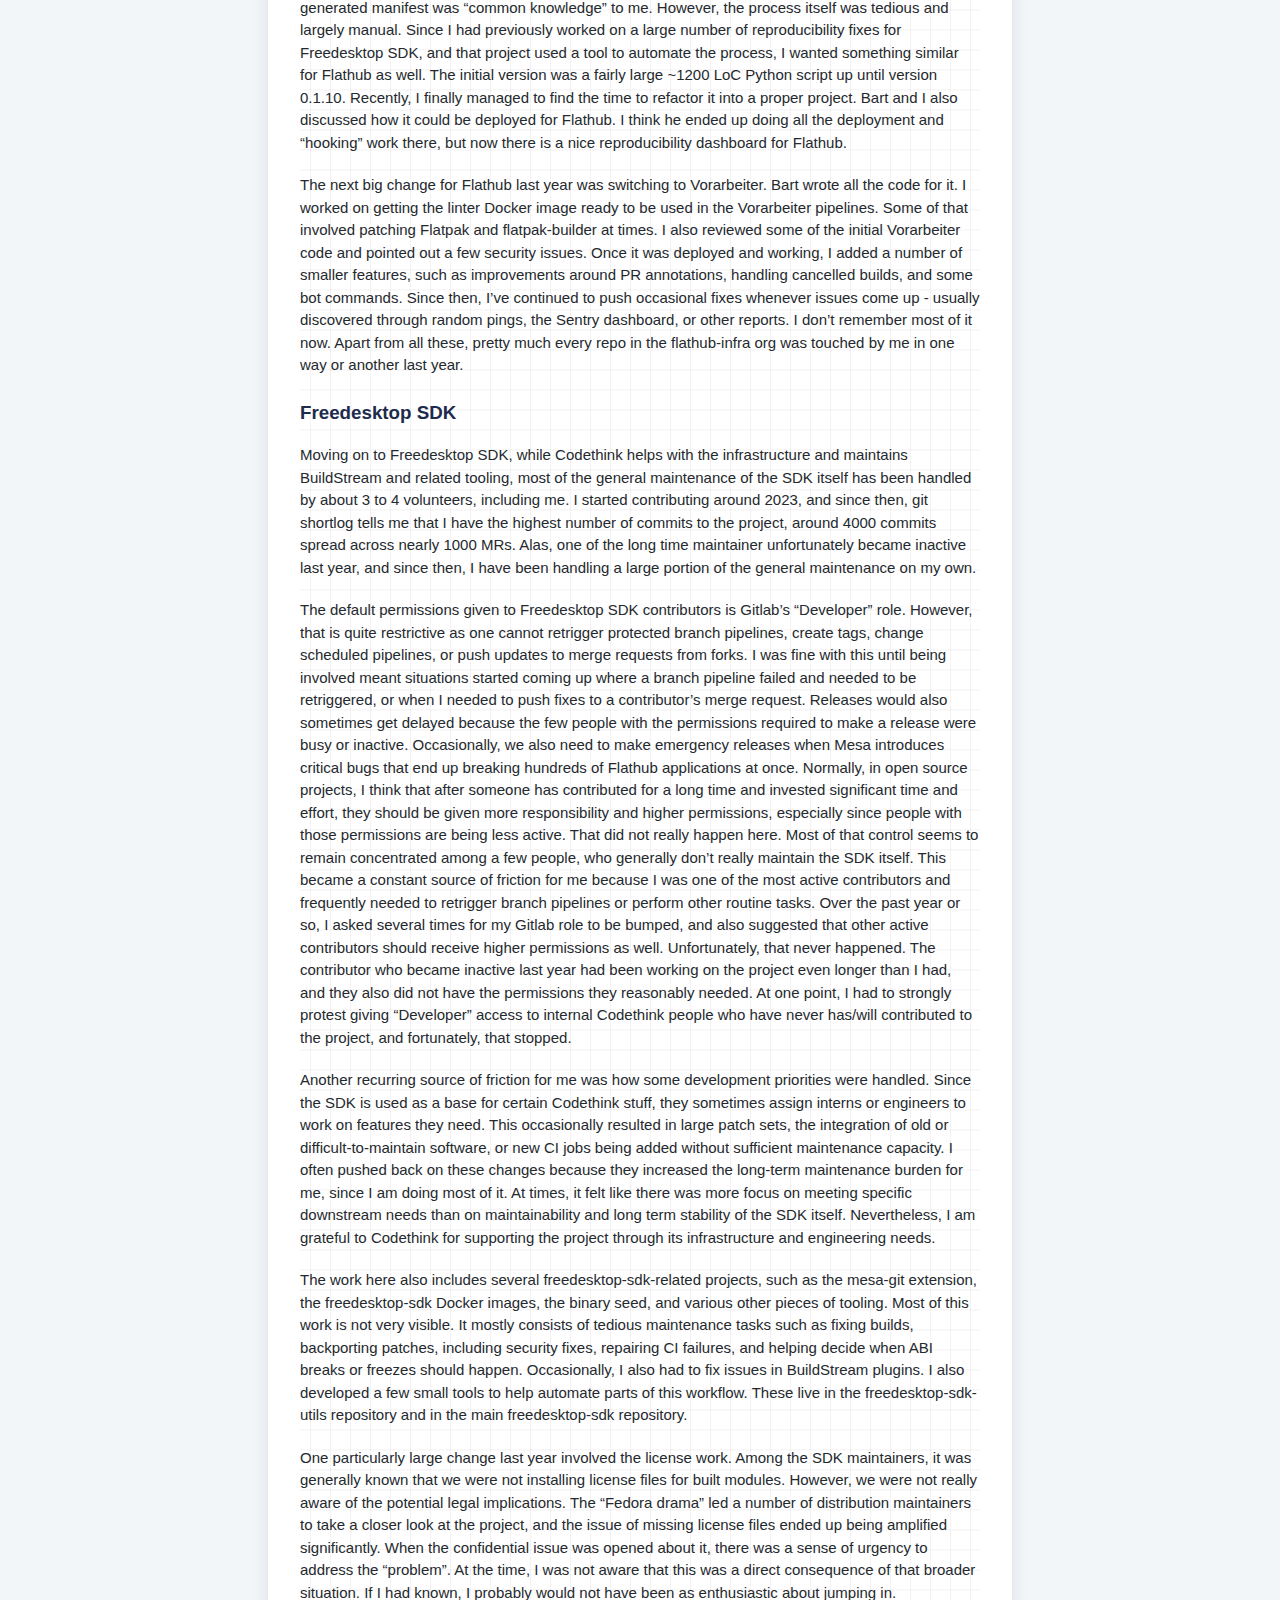
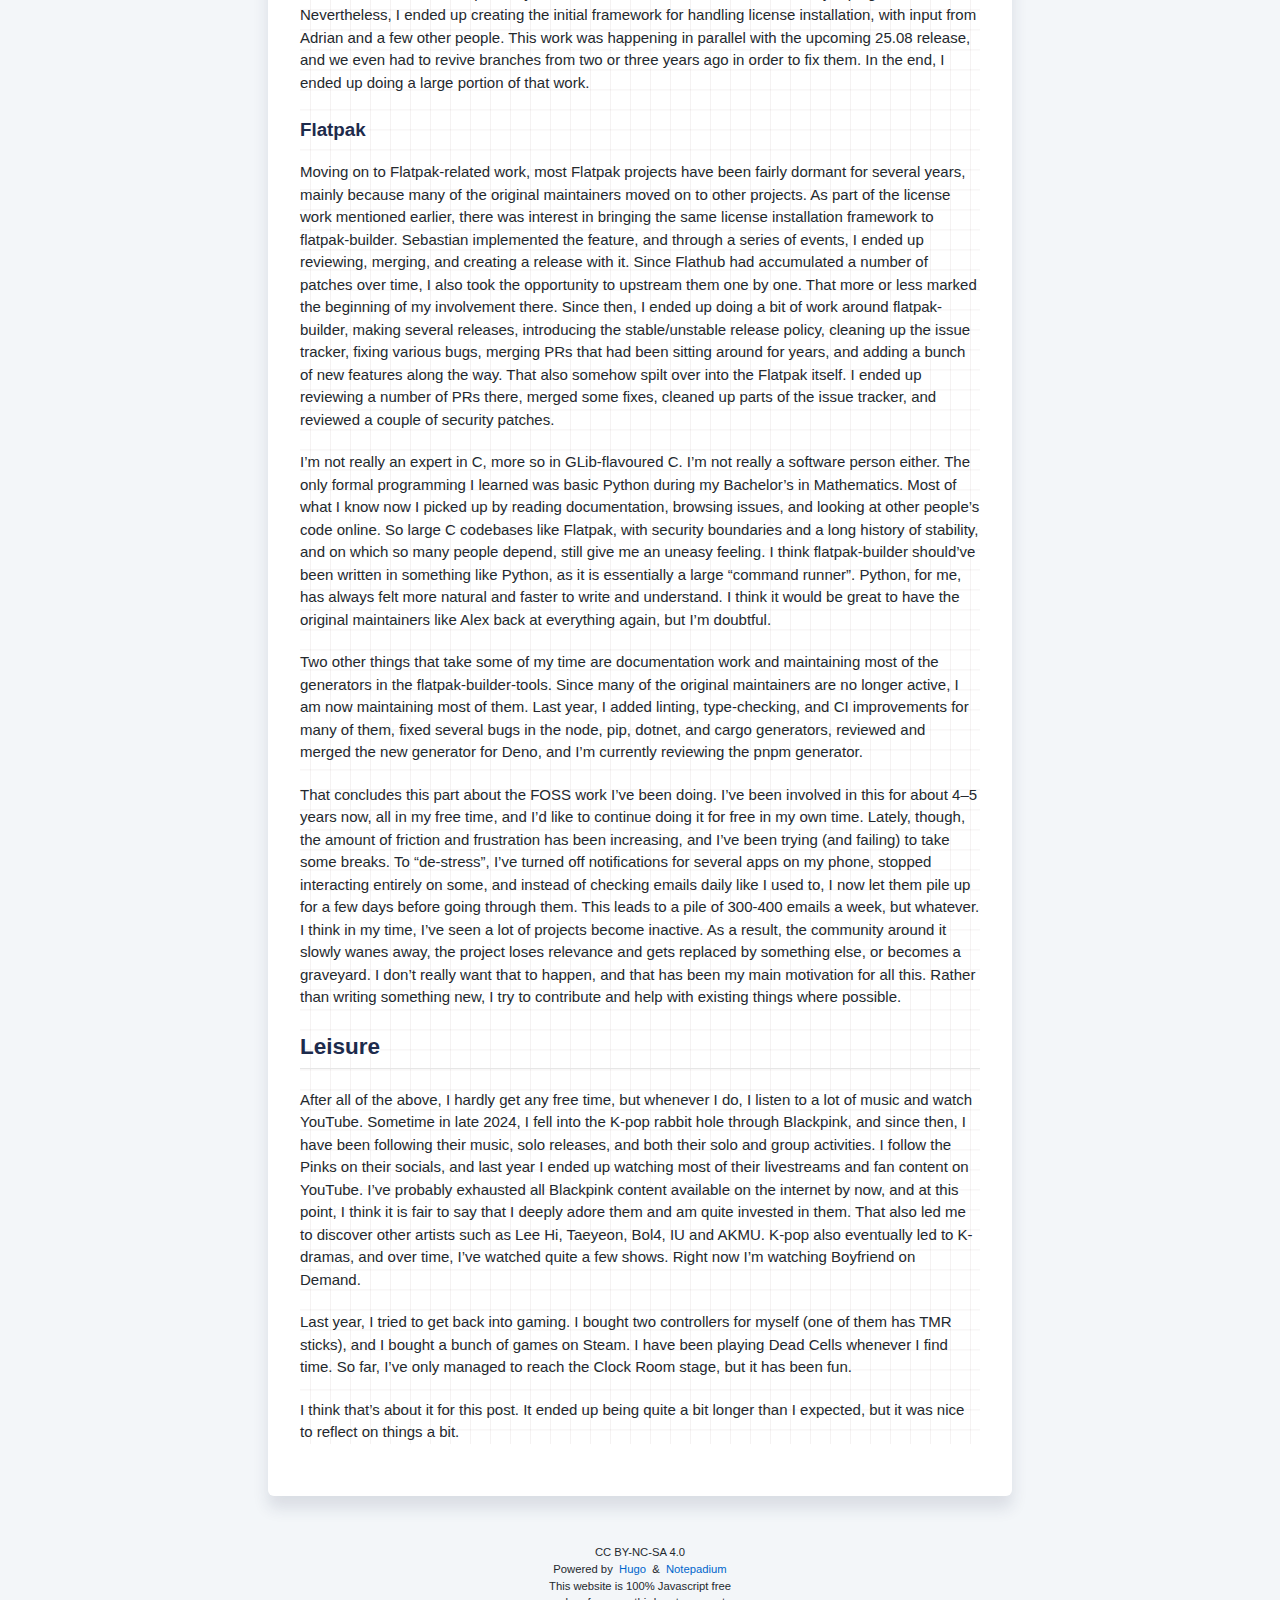
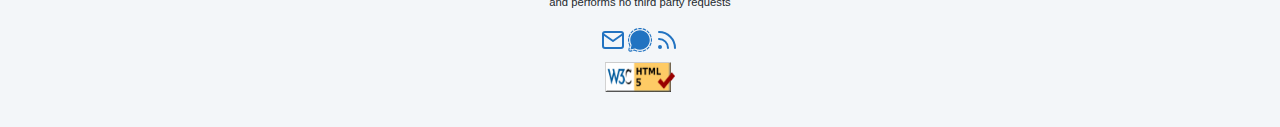
<file: posts/diary-1-1/index.html>
<!DOCTYPE html>
<html lang="en"><meta charset="utf-8"><meta name="generator" content="Hugo 0.126.2"><meta name="viewport" content="width=device-width,initial-scale=1,viewport-fit=cover">
<meta name="color-scheme" content="light dark">
<meta name="supported-color-schemes" content="light dark"><meta name="description" content="This will be the first post in what may become a series of occasional
status updates or a personal diary. I might ramble or overshare at
times, and there won’t be anything particularly important or interesting
here."><title>Diary#1&nbsp;&ndash;&nbsp;Pixels</title><link rel="stylesheet" href="../../css/core.min.b2faf80ed123f6db67b2dc56be1d54ef7df757947646fecc3daaca8bb38671f390963cbcd16fb3f8f943d0115c24179d.css" integrity="sha384-svr4DtEj9ttnstxWvh1U7333V5R2Rv7MParKi7OGcfOQljy80W&#43;z&#43;PlD0BFcJBed"><meta name="twitter:card" content="summary">
<meta name="twitter:title" content="Diary#1"><meta property="og:title" content="Diary#1">
<meta property="og:description" content="This will be the first post in what may become a series of occasional
status updates or a personal diary. I might ramble or overshare at
times, and there won’t be anything particularly important or interesting
here.">
<meta property="og:type" content="article">
<meta property="og:url" content="https://bbhtt.in/posts/diary-1-1/">
<meta property="og:image" content="https://bbhtt.in/og_image.png"><meta property="og:site_name" content="Pixels"><meta property="article:section" content="posts">
<meta property="article:published_time" content="2026-03-11T05:23:34+05:30">
<meta property="article:modified_time" content="2026-03-28T00:00:00+00:00">
<link rel="icon" href="../../favicon.svg" type="image/svg+xml">
<body><div id="header">
    <div class="header wrap">
        <span class="header left-side">
            <a class="site home" href="../../"><span class="site name">Pixels</span>
            </a>
        </span>
        <div class="header right-side"><div class="nav wrap"><nav class="nav"><a class="nav item" href="../../notes">Notes</a><a class="nav item" href="../../about">About</a></nav></div></div>
    </div></div>
<div id="content"><div class="article-container"><section class="article header">
    <h1 class="article title">Diary#1</h1><p class="article date">Mar 11, 2026<span class="lastmod"> • edited Mar 28, 2026</span></p></section>
<article class="article markdown-body"><p>This will be the first post in what may become a series of occasional
status updates or a personal diary. I might ramble or overshare at
times, and there won’t be anything particularly important or interesting
here.</p>
<p>I’ve been meaning to write something like this for a while, but never
quite found the time or motivation. I’ve always liked the idea of
keeping a record of my thoughts, experiences, and small updates. It
feels nice to know I can someday look back at these posts and recollect.
It also feels nice to share these thoughts, even though I don’t really
know who the audience (apart from myself) will be, if anyone.</p>
<h2 id="health">
  Health
  <a href="#health" class="anchor"></a>
</h2>
<p>I guess I will start this by writing about my health.</p>
<p>I’ve generally been healthy all my life. Apart from the usual seasonal
fevers or occasional stomach issues, I’ve never really had any health
problems that I can remember. As a result, I guess I’ve never done any
regular checkups or tried to be consciously healthy, like doing
exercises. Things changed a bit last November. I developed a fever just
before winter was approaching, but this time, to my surprise, it didn’t
come with the usual set of symptoms like a runny nose or cold. I didn’t
think much of it at first and took some paracetamol. But after 3-4
days, it wasn’t going away, and I got a little worried. So I went to a
physician to get it checked out. During the checkup, he measured my
blood pressure, and the result surprised both of us - 150/110 mmHg. That
was unusually high for someone of my age, even with a fever. He
prescribed me some medication for blood pressure along with treatment
for the fever. The fever itself went away after about a week - it was a
false alarm, but the bigger problem was my high blood pressure. I got a
bit scared. I took the BP medicine for a week, but I was a bit hesitant
to continue it after that. I decided to get a second opinion a month
later. That time, my blood pressure was measured to be 160/80 mmHg,
which again was high. However, after discussing things further, the
doctor suggested it might be too early to jump straight to regular
medication. There was also the possibility of me having whitecoat
syndrome. He recommended that I try out some lifestyle changes first to
“manage” (see if it naturally decreases) the high BP - things like
regular walks, exercise, etc., for 3-4 months, after which I was
supposed to do a 24-hour ABPM test. So I’ve been doing morning walks
for the last three months or so, almost daily. I usually walk around
10–12 km a day, and I track it in the Google Fit app, which says I’ve
logged about 922515 steps over the last four months. It comes out to
roughly 7700 steps per day on average, which is quite a jump from
previously doing almost nothing. Unfortunately, I seem to have strained
a tendon in my right leg, probably from overdoing it, so I haven’t
walked at all this month. Hopefully, it will recover by next month. I
also completed the ABPM test last week. The daytime and nighttime
averages came out to be 124/80 mmHg and 123/75 mmHg, and at the clinic,
it was 140/80 mmHg. It’s still a bit on the higher side, but it has
gone down in the last three months. I’ve also been trying to “de-stress”
in various ways, like reducing my “online” time (more on that later).
Hopefully things turn out to be ok.</p>
<h2 id="work">
  Work
  <a href="#work" class="anchor"></a>
</h2>
<p>The next part is going to be a bit about my work and PhD.</p>
<p>The latter has been stressful and frustrating lately for various
reasons, and I won’t really get into it. I did manage to submit my
first paper to the IJB last week. The review process takes quite a bit
of time, so I’ll have to wait and see how that goes. In the meantime,
I’ve also been working on two more papers. One of them is essentially
finished, and I’ve sent it to my guide for feedback, while I’ve just
started working on the other one. I think at this point I just want to
get some publications, get the Doctorate, and move on to doing my own
research independently. I was meant to do a PhD in Algebraic Topology
as that was my specialisation during Masters but I didn’t find a guide
for it and had to choose Mathematical Biology as a second option. My
dream/wish is to do something in Algebraic Topology later on.</p>
<p>This semester, I’m also teaching a course on introductory ODEs and PDEs.
I finished the ODE portion of the course last week. I used SL Ross’
Introduction to Ordinary Differential Equations as a reference, which
is a pretty standard introductory text on this. We covered definition,
formation, classification, and existence-uniqueness theorems in January.
For first order linear ODEs, we covered separable, homogeneous, exact,
and Bernoulli differential equations, and for second order ODEs (both
variable and constant coefficients, homogenous and non-homogeneous), we
covered the methods of reduction of order and variation of parameters.
Euler-Cauchy equations and power series solutions. Personally, I find
the method of variation of parameters to be particularly useful, so I
heavily relied on it. Some people find it to be computationally lengthy,
but it can be applied to a wide range of problems, and in my opinion,
learning a more or less general method like that is much better for the
long term. The mid-semester exams happened last week, so I now have a
pile of 40 or 50 answer scripts waiting to be graded.</p>
<h2 id="foss">
  FOSS
  <a href="#foss" class="anchor"></a>
</h2>
<p>The next part is about the FOSS stuff I usually do. Most of it can
roughly be grouped into three areas - Flathub, Flatpak, and the
Freedesktop SDK.</p>
<h3 id="flathub">
  Flathub
  <a href="#flathub" class="anchor"></a>
</h3>
<p>A large portion of my time related to Flathub goes into the main Flathub
repository, mostly reviewing submissions. I think I started doing this
around 2022, and at that time, there were three of us reviewing - me,
Bart and Hub. However, things changed over time, and reviewing hundreds
of submissions every month has its tax to pay. So for the past couple of
years, it has mostly been just me and Hub handling all the review work.</p>
<p>This would normally be fine if not for the constant influx of extremely
low-quality, AI-generated pull requests, or PRs that completely ignore
the requirements clearly laid out in the documentation, and even the
PR template. Reviewing these is not just frustrating—it’s genuinely
exhausting. It’s becoming harder to tell what’s malicious versus what’s
submitted by someone with little to no understanding of software. To
make matters worse, many LLM-generated submissions now look
superficially “legitimate,” so each one takes extra time and effort to
verify. In a lot of cases, it&rsquo;s not even apparently visible from
comments, repository structure, commit details and hygiene, and someone
has to audit the entire codebase, which is hardly possible or practical
given the volume, for someone working full-time on this, let alone
for volunteers.</p>
<p>A lot of submitters also seem overconfident, sometimes even
entitled, as if their PRs are expected to be accepted. There’s often a
lack of basic awareness that closing a PR means rejection, and some
submissions <em>will</em> get rejected. As a result, closing PRs frequently
leads to follow-up emails, DMs, or repeated submissions. These
quickly escalate into arguments and, eventually, bans. The class of
&ldquo;over-confident&rdquo; AI slop generators, also have been writing various
hitpieces on socials, crying injustice and flaming which has been extra
annoying. I’ve even been pinged during important IRL situations
(e.g., while undergoing a blood test).</p>
<p>I don&rsquo;t think banning the use of LLMs completely is practical right now
but I absolutely want to place an outright ban on &ldquo;AI-slop&rdquo; submissions,
but alas some of the other reviewers/admins sometimes think otherwise
or when I make a mistake, &ldquo;slop&rdquo; gets in. Maybe this is because, there
is no clear metric of determining what counts as slop and the judgement
varies from person to person.</p>
<p>I’m also very frustrated that people from within our own circles started
submitting AI-generated spammy PRs to various FOSS projects. When
an app maintainer raised concerns, I responded bluntly, asking to stop
the spam. The reply I got was that apparently I didn’t know what I was
talking about, and that if it &ldquo;physically hurts&rdquo; me, I should just
ignore it, which is about as fair as telling someone who is receving
death threats, to just stop being on the internet and close all their
emails.</p>
<p>I don’t really have a problem with people using LLMs as a learning aid,
or for translations, or even for writing code - provided the output is
not entirely “slop” and the person is not acting with malicious
interests in mind and willing to take full responsibility for it,
including being open to feedback, staying sensibly engaged, and being
present to fix issues. That, however, is not what’s happening here in
general.</p>
<p>I suspect most of these AI-generated submissions are aimed at padding
CVs or GitHub profiles and generating revenue when paid apps become
available. I also suspect that the people submitting them will rarely
become sustained platform or FOSS contributors and while that’s not a
requirement in any way, it is generally nice. I suspect that the
applications themselves will be buggy and when all the interest
eventually fades, it will join the graveyard of unmaintained apps on
EOL runtimes. None of this is a requirement to create and distribute
open source applications in way and it never should be. The entire
contract is that there is none but all of this is generally nice. I
would be glad to be proven wrong on any of these and if that happens it
will not be my &ldquo;loss&rdquo;, but rather a better application
and, potentially, a new long-term contributor.</p>
<p>Anyways, right now, it seems that I’m being forced out of what I love
doing, and I have no control over that. This is not something anyone
should have to deal with. I try to be reasonable, but this has become
an increasingly difficult situation.</p>
<p>I’ve developed and maintain a number of GitHub actions in
that repository (and in the flathub-infra org) to automate parts of the
review process. The automation helps, but a large portion of the
submissions is still difficult to filter automatically and needs to be
reviewed manually. One of these actions is currently a fairly large
shell script. At one point, I started converting it to Python, but I
ended up dropping the ball on it. I intend to pick it up again at some
point. All of this has also made me lose some of the implicit trust
(whatever that means) I used to have. I tend to be much stricter when
reviewing and accepting submissions. Looking at the trend of new
submissions being accepted, it has noticeably decreased around the time
I took over: 674 in 2022, 672 in 2023, 562 in 2024, and around 355 in
2025. The other large time sink here is dealing with various “infra”
issues and requests people open, reviewing moderation requests (looking
at the DB, I reviewed almost 10x more moderation requests than anyone
else), maintaining a bunch of Flatpaks (around 19), and dealing with
whatever random issues people ping me on.</p>
<p>Dealing with the so-called “Fedora drama” alongside all of this has also
been quite frustrating. Fedora maintains its own Flatpak repository
built from RPM packages, and from what I could tell, it was not
particularly well-maintained, likely due to limited contributor
resources. That in itself is not a problem for me. However, when OBS
requested that Fedora stop distributing or at least rebrand the Fedora
Flatpak of OBS, I think it would have been reasonable for them to
comply. Unfortunately, that did not happen, and instead the OBS
developers were harassed and strongly criticised. Since their preferred
distribution channel was Flathub, it also got pulled into this mess. At
the same time, a portion of the Fedora community pushed for enabling
the Flathub remote by default. I think Fedora wanting to prefer and
promote its own outputs to its users is perfectly reasonable. It is
also reasonable if they do not want to enable Flathub by default and
simply state that it is blocked because of the above situation. However,
instead of saying that directly, what followed was a wave of
constant scrutiny, criticism and arbitrary demands directed at Flathub
at both the technical and policy levels. Some Fedora contributors also
argued that their distribution had superior approaches to these
problems.</p>
<p>In reality, anyone who has worked on both sides knows
that the same kinds of challenges exist across the FOSS ecosystem.
Raising concerns or proposing changes is perfectly valid, especially if
there is also a willingness to help implement them. That part seemed to
be largely absent. The people maintaining Flathub, most of whom are
volunteers, can only absorb so much constant criticism and nitpicking
from the sidelines. Several Fedora contributors also hold positions in
the GNOME Foundation, and later, there were attempts to push some of
these changes through that avenue as well. Ultimately, I suspect
Fedora’s philosophy, and that of some similar distributions, will never
fully align with Flathub’s. To me, the differences seem fairly
fundamental. That said, both sides could still have learned from each
other and adopted ideas where it made sense. At least from my
perspective, after so much mud being thrown and so much energy being
spent, that opportunity now feels largely closed. Ideally, changes like
this should develop organically over time, especially when a volunteer-
run project, maintained by only a handful of people, is involved. Public
criticism from prominent figures rarely helps move things in a
constructive direction. Anyways…</p>
<p>Moving on to flatpak-builder-lint, I’m still maintaining it mostly solo.
I took over the project in its early days, and at the time, it was quite
controversial. For the first 5–6 years, Flathub had very minimal build
validation, so people weren’t really used to their builds being blocked.
When the linter started introducing many new checks (and therefore new
breaking changes), it naturally caused a lot of frustration. On top of
that, the linter CI wasn’t fully testing everything at the time, which
led to additional breakages. Over the past couple of years, I’ve tried
to stabilise things by improving the existing checks, adding many new
ones, removing some vague or problematic ones, and introducing proper CI
and test coverage. Whenever breaking changes were introduced, I tried to
communicate them by opening issues on affected repositories - at times
that meant opening 70–80 issues. I think all of that effort paid off.
Over the past few months, I haven’t really had to add a lot of new code,
and the complaints have stopped. These days, the biggest time sink is
reviewing exception PRs, which I’m again at it mostly alone. Often this
involves looking at the app’s code, running the application itself,
knowing about Flatpak and portal developments, including what random
libraries or frameworks support, asking maintainers questions for
context, and making “judgment calls”.</p>
<p>Moving on to the documentation repository, there isn’t much to say here,
except that I’m currently the only person actively writing and
maintaining the docs. Over the past few year I’ve added a large number
of maintenance documents, new policies, inclusion criteria,
requirements, and other guidelines. Some of the documentation ends up
being fairly technical, since writing it often requires familiarity with
the tooling and the underlying code. Similarly, only reviewers who are
familiar with the submission process can realistically write the
submission and review criteria. I think I’ve done a decent job of
keeping everything up-to-date.</p>
<p>Moving on to flatpak-external-data-checker, these days it has more or
less turned into another low (read “no”) activity repository, since, as
far as I can tell, Endless no longer uses it internally, and one of the
main maintainers has also become inactive. Over the past year or so, I
did a couple of sweeps through the issue tracker and landed a number of
fixes and new features, with reviews from Will. A year is a long time,
though, and while writing this, I opened the commit log in another tab
to remind myself what exactly I worked on. Looking at it now, it seems
that most of it is again just me. I guess I’ll simply refer to future me
at it too.</p>
<p>The next thing is flathub-repro-checker, which I came up with last year.
The fact that Flathub stores an application’s sources after the build
and that it can be rebuilt from those exact sources with the generated
manifest was “common knowledge” to me. However, the process itself was
tedious and largely manual. Since I had previously worked on a large
number of reproducibility fixes for Freedesktop SDK, and that project
used a tool to automate the process, I wanted something similar for
Flathub as well. The initial version was a fairly large ~1200 LoC Python
script up until version 0.1.10. Recently, I finally managed to find the
time to refactor it into a proper project. Bart and I also discussed how
it could be deployed for Flathub. I think he ended up doing all the
deployment and “hooking” work there, but now there is a nice
reproducibility dashboard for Flathub.</p>
<p>The next big change for Flathub last year was switching to Vorarbeiter.
Bart wrote all the code for it. I worked on getting the linter Docker
image ready to be used in the Vorarbeiter pipelines. Some of that
involved patching Flatpak and flatpak-builder at times. I also reviewed
some of the initial Vorarbeiter code and pointed out a few security
issues. Once it was deployed and working, I added a number of smaller
features, such as improvements around PR annotations, handling cancelled
builds, and some bot commands. Since then, I’ve continued to push
occasional fixes whenever issues come up - usually discovered through
random pings, the Sentry dashboard, or other reports. I don’t remember
most of it now. Apart from all these, pretty much every repo in the
flathub-infra org was touched by me in one way or another last year.</p>
<h3 id="freedesktop-sdk">
  Freedesktop SDK
  <a href="#freedesktop-sdk" class="anchor"></a>
</h3>
<p>Moving on to Freedesktop SDK, while Codethink helps with the
infrastructure and maintains BuildStream and related tooling, most of
the general maintenance of the SDK itself has been handled by about 3 to
4 volunteers, including me. I started contributing around 2023, and
since then, git shortlog tells me that I have the highest number of
commits to the project, around 4000 commits spread across nearly 1000
MRs. Alas, one of the long time maintainer unfortunately became inactive
last year, and since then, I have been handling a large portion of the
general maintenance on my own.</p>
<p>The default permissions given to Freedesktop SDK contributors is
Gitlab’s “Developer” role. However, that is quite restrictive as one
cannot retrigger protected branch pipelines, create tags, change
scheduled pipelines, or push updates to merge requests from forks. I was
fine with this until being involved meant situations started coming up
where a branch pipeline failed and needed to be retriggered, or when I
needed to push fixes to a contributor’s merge request. Releases would
also sometimes get delayed because the few people with the permissions
required to make a release were busy or inactive. Occasionally, we also
need to make emergency releases when Mesa introduces critical bugs that
end up breaking hundreds of Flathub applications at once. Normally, in
open source projects, I think that after someone has contributed for a
long time and invested significant time and effort, they should be given
more responsibility and higher permissions, especially since people with
those permissions are being less active. That did not really happen
here. Most of that control seems to remain concentrated among a few
people, who generally don’t really maintain the SDK itself. This became
a constant source of friction for me because I was one of the most
active contributors and frequently needed to retrigger branch pipelines
or perform other routine tasks. Over the past year or so, I asked
several times for my Gitlab role to be bumped, and also suggested that
other active contributors should receive higher permissions as well.
Unfortunately, that never happened. The contributor who became inactive
last year had been working on the project even longer than I had, and
they also did not have the permissions they reasonably needed. At one
point, I had to strongly protest giving “Developer” access to internal
Codethink people who have never has/will contributed to the project, and
fortunately, that stopped.</p>
<p>Another recurring source of friction for me was how some development
priorities were handled. Since the SDK is used as a base for certain
Codethink stuff, they sometimes assign interns or engineers to work on
features they need. This occasionally resulted in large patch sets, the
integration of old or difficult-to-maintain software, or new CI jobs
being added without sufficient maintenance capacity. I often pushed back
on these changes because they increased the long-term maintenance burden
for me, since I am doing most of it. At times, it felt like there was
more focus on meeting specific downstream needs than on maintainability
and long term stability of the SDK itself. Nevertheless, I am grateful
to Codethink for supporting the project through its infrastructure and
engineering needs.</p>
<p>The work here also includes several freedesktop-sdk-related projects,
such as the mesa-git extension, the freedesktop-sdk Docker images, the
binary seed, and various other pieces of tooling. Most of this work is
not very visible. It mostly consists of tedious maintenance tasks such
as fixing builds, backporting patches, including security fixes,
repairing CI failures, and helping decide when ABI breaks or freezes
should happen. Occasionally, I also had to fix issues in BuildStream
plugins. I also developed a few small tools to help automate parts of
this workflow. These live in the freedesktop-sdk-utils repository and in
the main freedesktop-sdk repository.</p>
<p>One particularly large change last year involved the license work. Among
the SDK maintainers, it was generally known that we were not installing
license files for built modules. However, we were not really aware of
the potential legal implications. The “Fedora drama” led a number of
distribution maintainers to take a closer look at the project, and the
issue of missing license files ended up being amplified significantly.
When the confidential issue was opened about it, there was a sense of
urgency to address the “problem”. At the time, I was not aware that this
was a direct consequence of that broader situation. If I had known, I
probably would not have been as enthusiastic about jumping in.
Nevertheless, I ended up creating the initial framework for handling
license installation, with input from Adrian and a few other people.
This work was happening in parallel with the upcoming 25.08 release, and
we even had to revive branches from two or three years ago in order to
fix them. In the end, I ended up doing a large portion of that work.</p>
<h3 id="flatpak">
  Flatpak
  <a href="#flatpak" class="anchor"></a>
</h3>
<p>Moving on to Flatpak-related work, most Flatpak projects have been
fairly dormant for several years, mainly because many of the original
maintainers moved on to other projects. As part of the license work
mentioned earlier, there was interest in bringing the same license
installation framework to flatpak-builder. Sebastian implemented the
feature, and through a series of events, I ended up reviewing, merging,
and creating a release with it. Since Flathub had accumulated a number
of patches over time, I also took the opportunity to upstream them one
by one. That more or less marked the beginning of my involvement there.
Since then, I ended up doing a bit of work around flatpak-builder,
making several releases, introducing the stable/unstable release policy,
cleaning up the issue tracker, fixing various bugs, merging PRs that had
been sitting around for years, and adding a bunch of new features along
the way. That also somehow spilt over into the Flatpak itself. I ended
up reviewing a number of PRs there, merged some fixes, cleaned up parts
of the issue tracker, and reviewed a couple of security patches.</p>
<p>I’m not really an expert in C, more so in GLib-flavoured C. I’m not
really a software person either. The only formal programming I learned
was basic Python during my Bachelor’s in Mathematics. Most of what I
know now I picked up by reading documentation, browsing issues, and
looking at other people’s code online. So large C codebases like
Flatpak, with security boundaries and a long history of stability, and
on which so many people depend, still give me an uneasy feeling. I think
flatpak-builder should’ve been written in something like Python, as it
is essentially a large “command runner”. Python, for me, has always felt
more natural and faster to write and understand. I think it would be
great to have the original maintainers like Alex back at everything
again, but I’m doubtful.</p>
<p>Two other things that take some of my time are documentation work and
maintaining most of the generators in the flatpak-builder-tools. Since
many of the original maintainers are no longer active, I am now
maintaining most of them. Last year, I added linting, type-checking, and
CI improvements for many of them, fixed several bugs in the node, pip,
dotnet, and cargo generators, reviewed and merged the new generator for
Deno, and I’m currently reviewing the pnpm generator.</p>
<p>That concludes this part about the FOSS work I’ve been doing. I’ve been
involved in this for about 4–5 years now, all in my free time, and I’d
like to continue doing it for free in my own time. Lately, though, the
amount of friction and frustration has been increasing, and I’ve been
trying (and failing) to take some breaks. To “de-stress”, I’ve turned
off notifications for several apps on my phone, stopped interacting
entirely on some, and instead of checking emails daily like I used to,
I now let them pile up for a few days before going through them. This
leads to a pile of 300-400 emails a week, but whatever. I think in my
time, I’ve seen a lot of projects become inactive. As a result, the
community around it slowly wanes away, the project loses relevance and
gets replaced by something else, or becomes a graveyard. I don’t really
want that to happen, and that has been my main motivation for all this.
Rather than writing something new, I try to contribute and help with
existing things where possible.</p>
<h2 id="leisure">
  Leisure
  <a href="#leisure" class="anchor"></a>
</h2>
<p>After all of the above, I hardly get any free time, but whenever I do, I
listen to a lot of music and watch YouTube. Sometime in late 2024, I
fell into the K-pop rabbit hole through Blackpink, and since then, I
have been following their music, solo releases, and both their solo and
group activities. I follow the Pinks on their socials, and last year I
ended up watching most of their livestreams and fan content on YouTube.
I’ve probably exhausted all Blackpink content available on the internet
by now, and at this point, I think it is fair to say that I deeply adore
them and am quite invested in them. That also led me to discover other
artists such as Lee Hi, Taeyeon, Bol4, IU and AKMU. K-pop also
eventually led to K-dramas, and over time, I’ve watched quite a few
shows. Right now I’m watching Boyfriend on Demand.</p>
<p>Last year, I tried to get back into gaming. I bought two controllers for
myself (one of them has TMR sticks), and I bought a bunch of games on
Steam. I have been playing Dead Cells whenever I find time. So far, I’ve
only managed to reach the Clock Room stage, but it has been fun.</p>
<p>I think that’s about it for this post. It ended up being quite a bit
longer than I expected, but it was nice to reflect on things a bit.</p></article>
</div>
<div class="article bottom">
</div></div><footer id="footer"><div class="footer-wrap">
    <p class="copyright">CC BY-NC-SA 4.0</p>
    <p class="powerby">
        <span>Powered&nbsp;by&nbsp;</span>
        <a href="https://gohugo.io" target="_blank" rel="noopener noreferrer">Hugo</a>
        <span>&nbsp;&amp;&nbsp;</span>
        <a href="https://github.com/bbhtt/hugo-notepadium" target="_blank" rel="noopener noreferrer">Notepadium</a></p>
    <p>
        <span>This website is 100% Javascript free</span>
        <span style="display: block;">and performs no third party requests</span>
    </p>
    <br></div>
<div class="footer-wrap">
    <p class="socials"></p>
    <a style="text-decoration : none" href="mailto:bbhtt@bbhtt.in">
        <img src="../../mail.svg" alt="Email">
    </a>
    <a style="text-decoration : none" href="https://signal.me/#eu/kxfmfZ96Rdnf12nrRYbpfGAI8j_13m_7Cf9oEm8-0EfODBnUW35JoIxVVCHnqe46">
        <img src="../../signal.svg" alt="Signal">
    </a>
    <a style="text-decoration : none" href="https://bbhtt.github.io/index.xml">
        <img src="../../rss.svg" alt="Atom feed">
    </a></div>
<p style="text-align: center; margin-top: 5px;">
        <a href="https://validator.w3.org/check/referer">
            <img src="../../w3c-html5.png" alt="Valid HTML" height="30" width="70">
        </a>
    </p>
</footer>
  

</body>

</html>
</file>
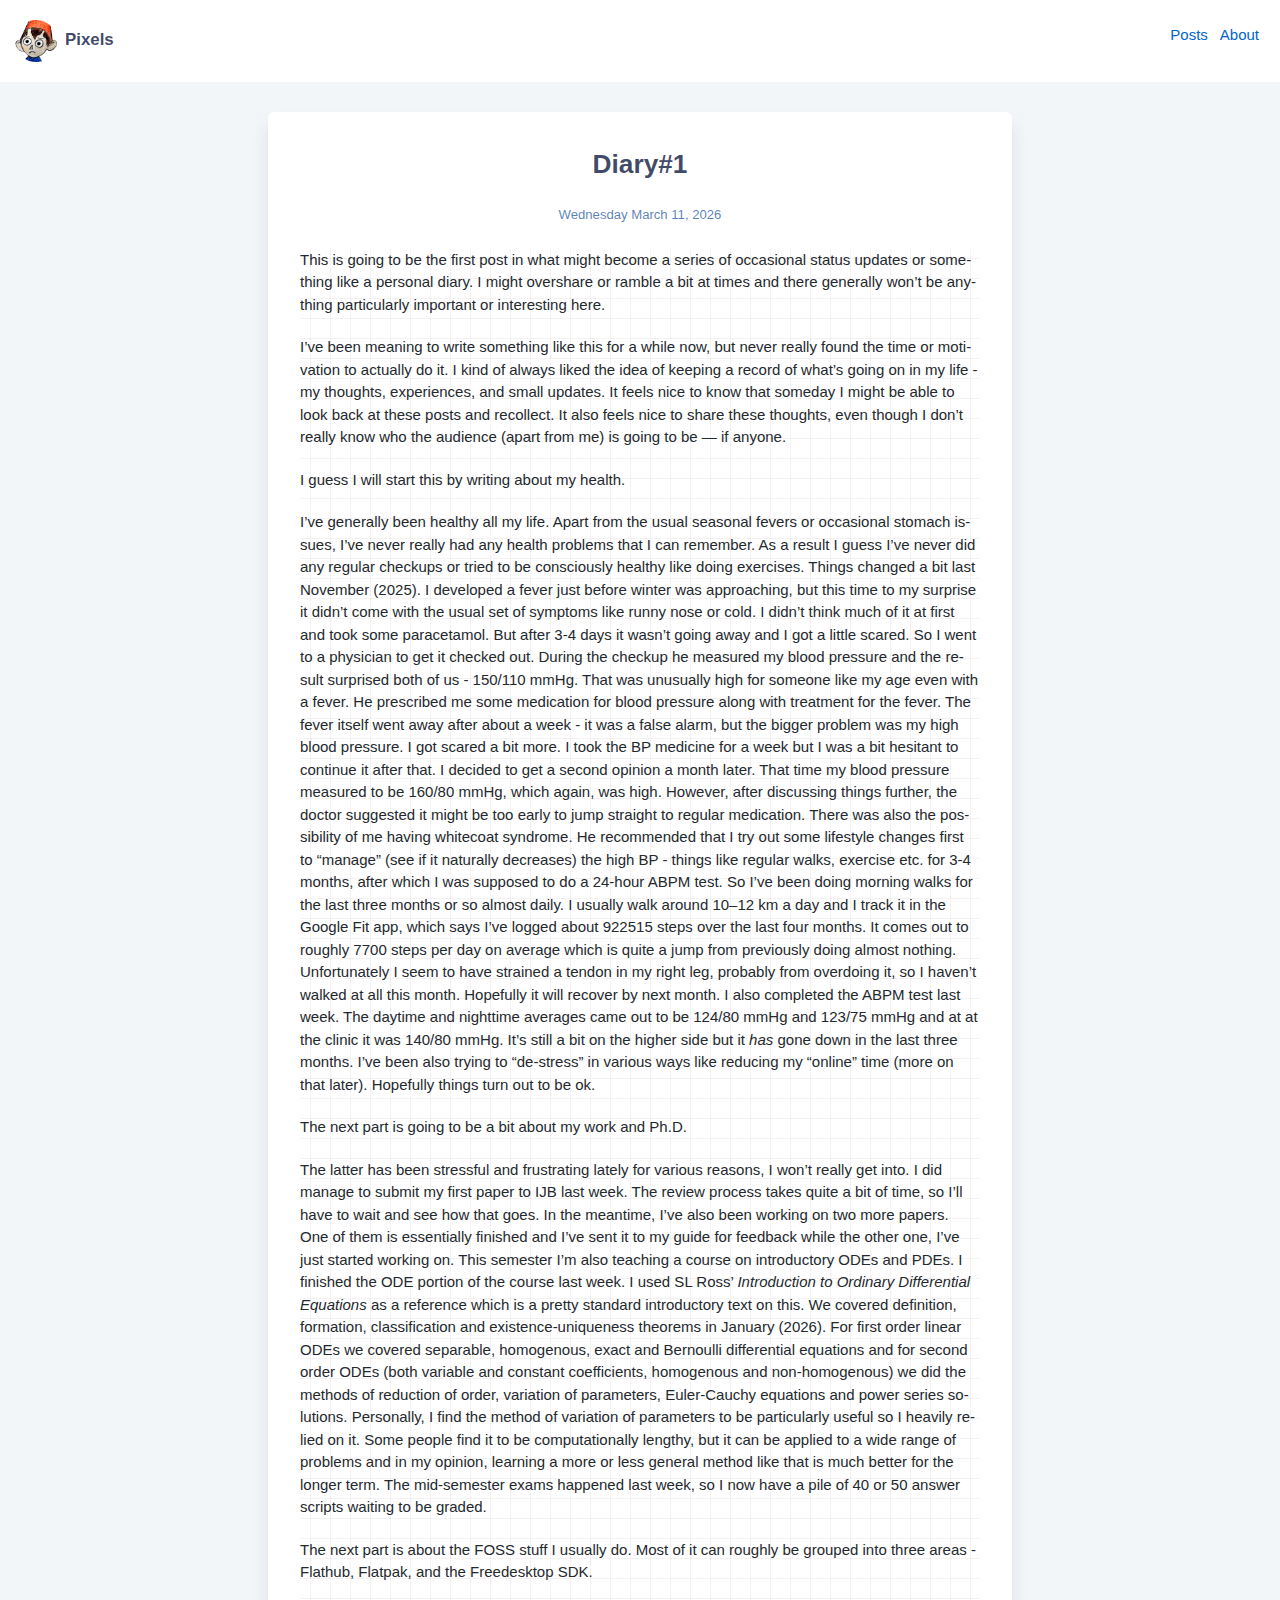
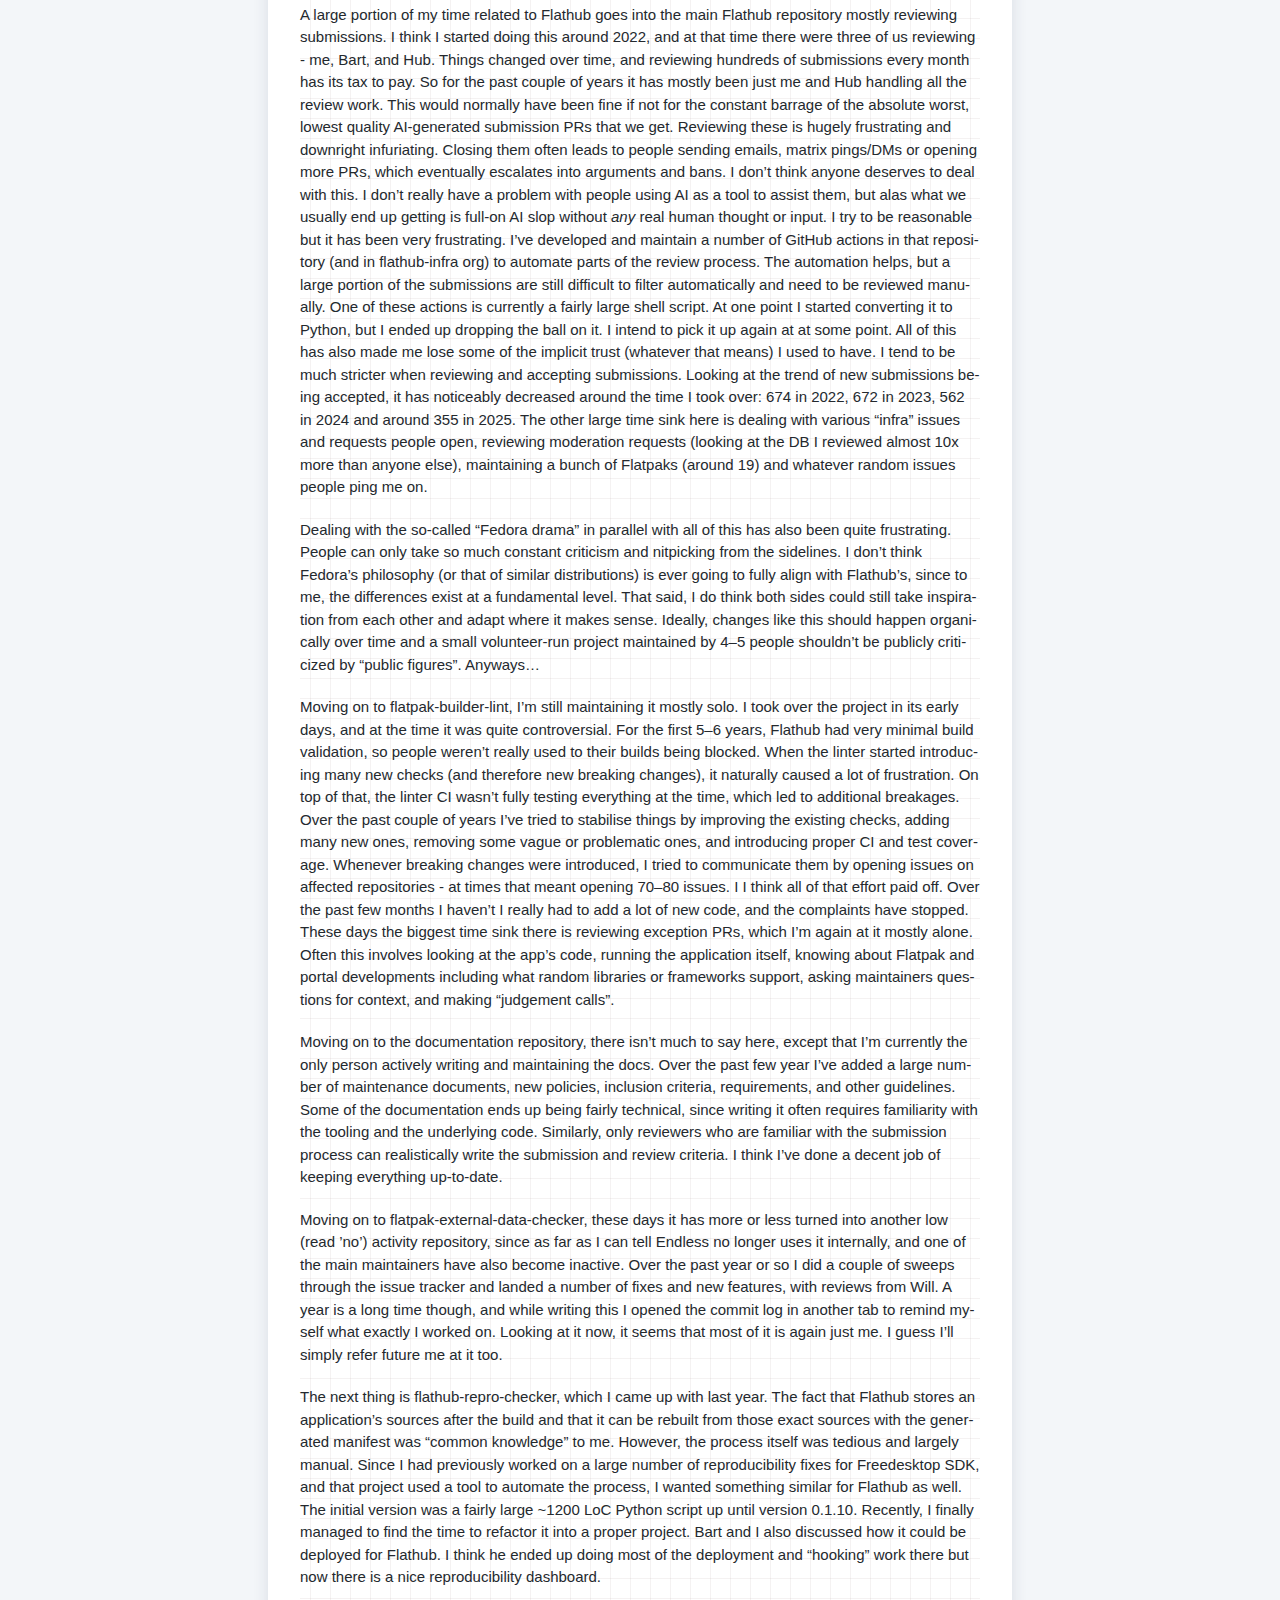
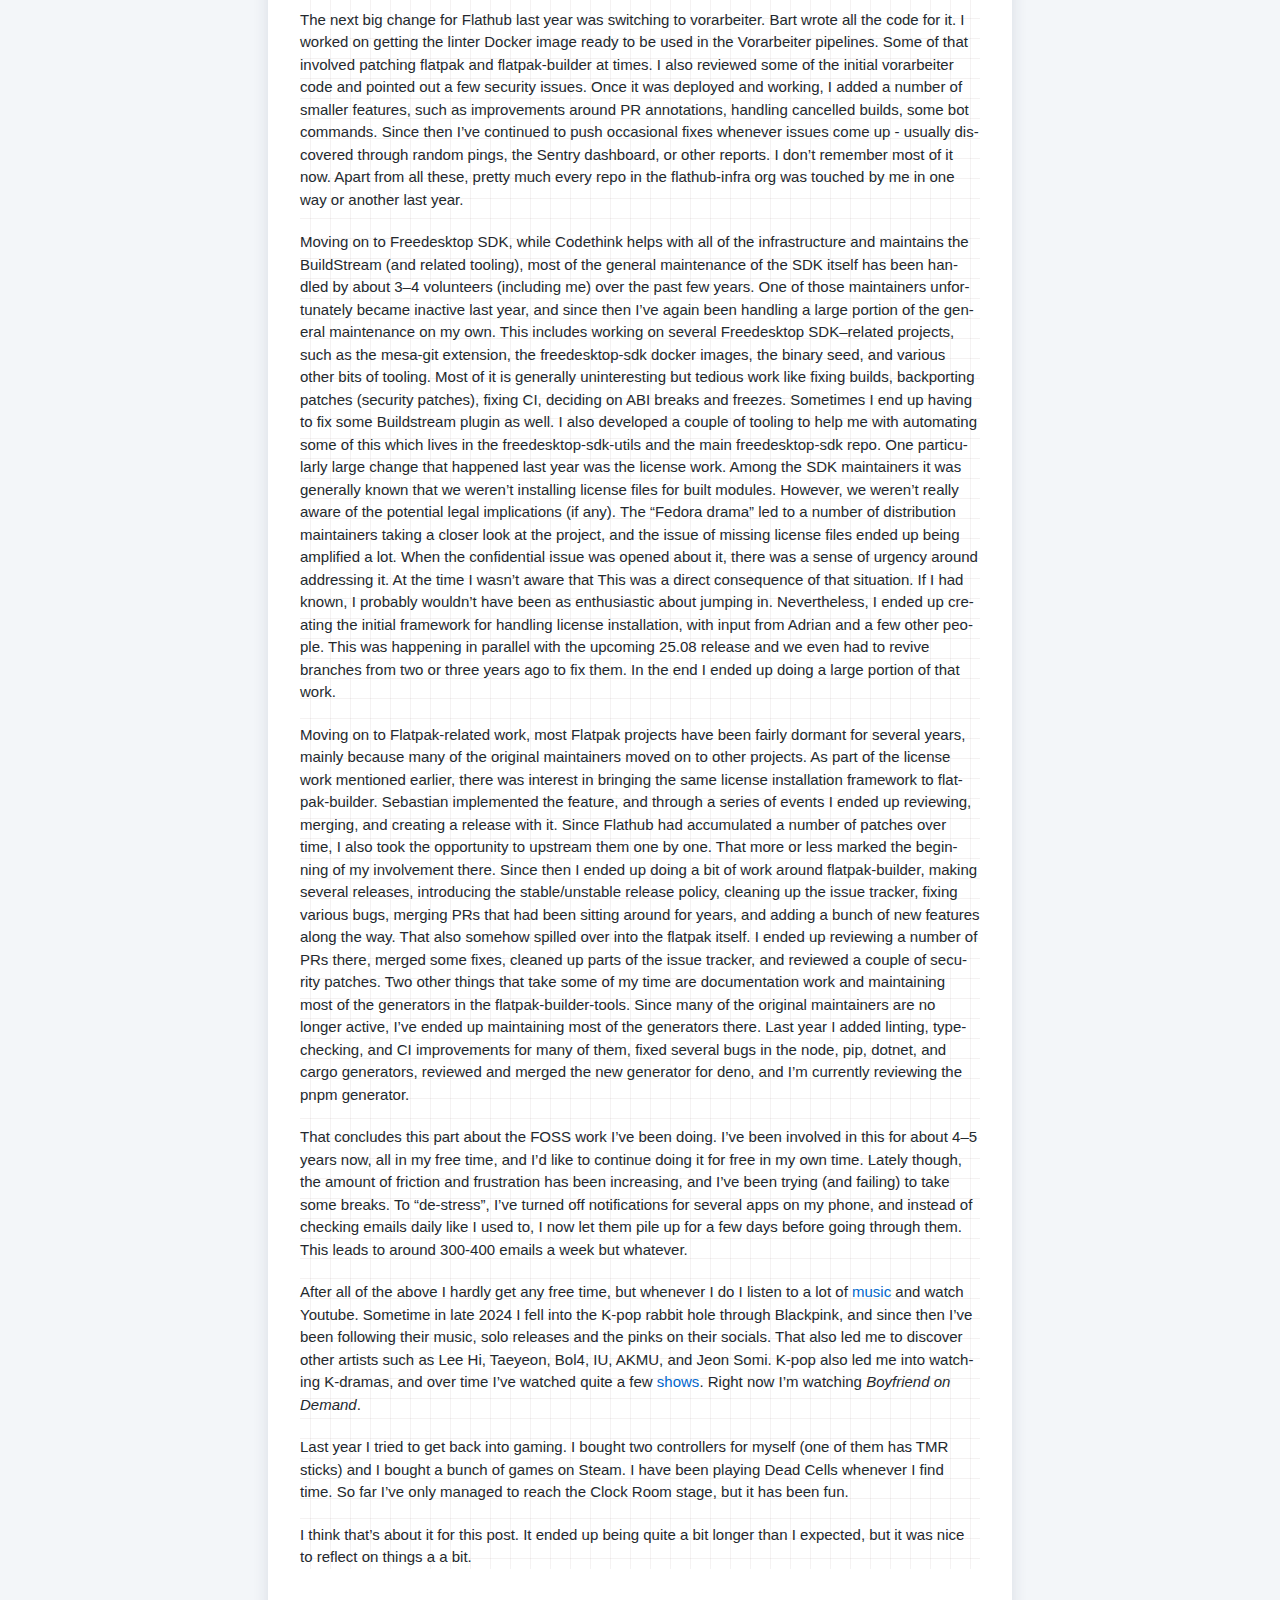
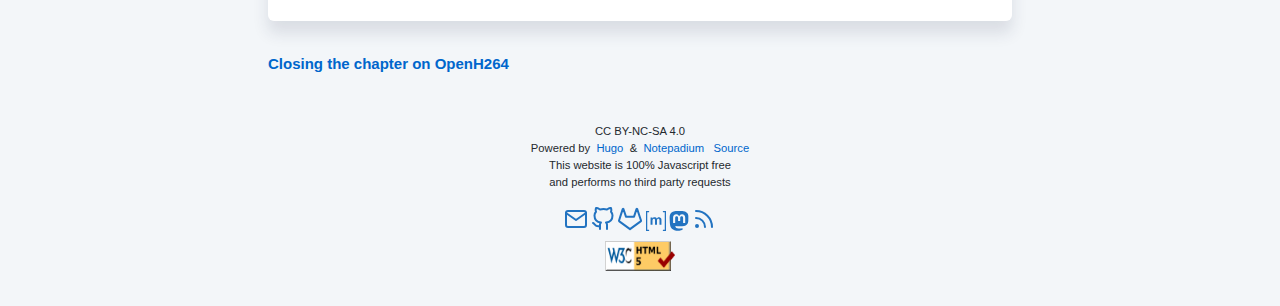
<file: posts/diary-1/index.html>
<!DOCTYPE html>
<html lang="en"><meta charset="utf-8"><meta name="generator" content="Hugo 0.126.2"><meta name="viewport" content="width=device-width,initial-scale=1,viewport-fit=cover">
<meta name="color-scheme" content="light dark">
<meta name="supported-color-schemes" content="light dark"><meta name="description" content="This is going to be the first post in what might become a series of
occasional status updates or something like a personal diary. I might
overshare or ramble a bit at times and there generally won&rsquo;t be anything
particularly important or interesting here."><title>Diary#1&nbsp;&ndash;&nbsp;Pixels</title><link rel="stylesheet" href="../../css/core.min.26636278f8b8e87f0797ffce54485701bd9d8eadf60c80fa1fe014fdef19376c4f4875dda7e1422d5e96f0c9c4f3450f.css" integrity="sha384-JmNiePi46H8Hl//OVEhXAb2djq32DID6H&#43;AU/e8ZN2xPSHXdp&#43;FCLV6W8MnE80UP"><meta name="twitter:card" content="summary">
<meta name="twitter:title" content="Diary#1"><meta property="og:title" content="Diary#1">
<meta property="og:description" content="This is going to be the first post in what might become a series of
occasional status updates or something like a personal diary. I might
overshare or ramble a bit at times and there generally won&rsquo;t be anything
particularly important or interesting here.">
<meta property="og:type" content="article">
<meta property="og:url" content="https://bbhtt.in/posts/diary-1/"><meta property="og:image" content="https://bbhtt.in/og_image.png"><meta property="article:section" content="posts">
<meta property="article:published_time" content="2026-03-11T15:48:43+05:30">
<meta property="article:modified_time" content="2026-03-11T15:48:43+05:30"><meta property="og:site_name" content="Pixels">
<link rel="icon" type="image/png" sizes="128x128" href="../../mine.png">
<body><div id="header">
    <div class="header wrap">
        <span class="header left-side">
            <a class="site home" href="../../"><img alt="Site Logo" loading="lazy" class="site logo" src="../../mine.png"><span class="site name">Pixels</span>
            </a>
        </span>
        <div class="header right-side"><div class="nav wrap"><nav class="nav"><a class="nav item" href="../../posts">Posts</a><a class="nav item" href="../../about">About</a></nav></div></div>
    </div></div>
<div id="content"><div class="article-container"><section class="article header">
    <h1 class="article title">Diary#1</h1><p class="article date">Wednesday March 11, 2026</p></section><article class="article markdown-body"><p>This is going to be the first post in what might become a series of
occasional status updates or something like a personal diary. I might
overshare or ramble a bit at times and there generally won&rsquo;t be anything
particularly important or interesting here.</p>
<p>I&rsquo;ve been meaning to write something like this for a while now, but
never really found the time or motivation to actually do it. I kind of
always liked the idea of keeping a record of what&rsquo;s going on in my
life - my thoughts, experiences, and small updates. It feels nice to
know that someday I might be able to look back at these posts and
recollect. It also feels nice to share these thoughts, even though I
don&rsquo;t really know who the audience (apart from me) is going to be — if
anyone.</p>
<p>I guess I will start this by writing about my health.</p>
<p>I&rsquo;ve generally been healthy all my life. Apart from the usual seasonal
fevers or occasional stomach issues, I&rsquo;ve never really had any health
problems that I can remember. As a result I guess I&rsquo;ve never did any
regular checkups or tried to be consciously healthy like doing
exercises. Things changed a bit last November (2025). I developed a
fever just before winter was approaching, but this time to my
surprise it didn&rsquo;t come with the usual set of symptoms like runny nose
or cold. I didn&rsquo;t think much of it at first and took some paracetamol.
But after 3-4 days it wasn&rsquo;t going away and I got a little scared. So I
went to a physician to get it checked out. During the checkup he measured
my blood pressure and the result surprised both of us - 150/110 mmHg.
That was unusually high for someone like my age even with a fever. He
prescribed me some medication for blood pressure along with treatment
for the fever. The fever itself went away after about a week - it was a
false alarm, but the bigger problem was my high blood pressure. I got
scared a bit more. I took the BP medicine for a week but I was a bit
hesitant to continue it after that. I decided to get a second opinion
a month later. That time my blood pressure measured to be 160/80 mmHg,
which again, was high. However, after discussing things further, the
doctor suggested it might be too early to jump straight to
regular medication. There was also the possibility of me having
whitecoat syndrome. He recommended that I try out some lifestyle changes
first to &ldquo;manage&rdquo; (see if it naturally decreases) the high BP - things
like regular walks, exercise etc. for 3-4 months, after which I was
supposed to do a 24-hour ABPM test. So I&rsquo;ve been doing morning walks for
the last three months or so almost daily. I usually walk around 10–12 km
a day and I track it in the Google Fit app, which says I&rsquo;ve logged about
922515 steps over the last four months. It comes out to roughly 7700
steps per day on average which is quite a jump from previously doing
almost nothing. Unfortunately I seem to have strained a tendon in my
right leg, probably from overdoing it, so I haven&rsquo;t walked at all this
month. Hopefully it will recover by next month. I also completed the
ABPM test last week. The daytime and nighttime averages came out to be
124/80 mmHg and 123/75 mmHg and at at the clinic it was 140/80 mmHg. It&rsquo;s
still a bit on the higher side but it <em>has</em> gone down in the last three
months. I&rsquo;ve been also trying to &ldquo;de-stress&rdquo; in various ways like
reducing my &ldquo;online&rdquo; time (more on that later). Hopefully things turn
out to be ok.</p>
<p>The next part is going to be a bit about my work and Ph.D.</p>
<p>The latter has been stressful and frustrating lately for various
reasons, I won&rsquo;t really get into. I did manage to submit my first paper
to IJB last week. The review process takes quite a bit of time, so I&rsquo;ll
have to wait and see how that goes. In the meantime, I&rsquo;ve also been
working on two more papers. One of them is essentially finished and I&rsquo;ve
sent it to my guide for feedback while the other one, I&rsquo;ve just started
working on. This semester I&rsquo;m also teaching a course on introductory
ODEs and PDEs. I finished the ODE portion of the course last week. I
used SL Ross&rsquo; <em>Introduction to Ordinary Differential Equations</em> as a
reference which is a pretty standard introductory text on this. We
covered definition, formation, classification and existence-uniqueness
theorems in January (2026). For first order linear ODEs we covered
separable, homogenous, exact and Bernoulli differential equations and
for second order ODEs (both variable and constant coefficients,
homogenous and non-homogenous) we did the methods of reduction of order,
variation of parameters, Euler-Cauchy equations and power series
solutions. Personally, I find the method of variation of parameters to be
particularly useful so I heavily relied on it. Some people find it to
be computationally lengthy, but it can be applied to a wide range of
problems and in my opinion, learning a more or less general method like
that is much better for the longer term. The mid-semester exams happened
last week, so I now have a pile of 40 or 50 answer scripts waiting to be
graded.</p>
<p>The next part is about the FOSS stuff I usually do. Most of it can
roughly be grouped into three areas - Flathub, Flatpak, and the
Freedesktop SDK.</p>
<p>A large portion of my time related to Flathub goes into the
main Flathub repository mostly
reviewing submissions. I think I started doing this around 2022, and at
that time there were three of us reviewing - me, Bart, and Hub. Things
changed over time, and reviewing hundreds of submissions every month has
its tax to pay. So for the past couple of years it has mostly been just
me and Hub handling all the review work. This would normally have been
fine if not for the constant barrage of the absolute worst, lowest
quality AI-generated submission PRs that we get. Reviewing these is
hugely frustrating and downright infuriating. Closing them often leads
to people sending emails, matrix pings/DMs or opening more PRs, which
eventually escalates into arguments and bans. I don&rsquo;t think anyone
deserves to deal with this. I don&rsquo;t really have a problem with people
using AI as a tool to assist them, but alas what we usually end up
getting is full-on AI slop without <em>any</em> real human thought or input. I
try to be reasonable but it has been very frustrating. I&rsquo;ve developed and
maintain a number of GitHub actions in that repository (and in
flathub-infra org) to automate parts of the review process. The
automation helps, but a large portion of the submissions are still
difficult to filter automatically and need to be reviewed manually. One
of these actions is currently a fairly large shell script. At one point
I started converting it to Python, but I ended up dropping the ball on
it. I intend to pick it up again at at some point. All of this has also
made me lose some of the implicit trust (whatever that means) I used to
have. I tend to be much stricter when reviewing and accepting
submissions. Looking at the trend of new submissions being accepted, it
has noticeably decreased around the time I took over: 674 in 2022, 672
in 2023, 562 in 2024 and around 355 in 2025. The other large time sink
here is dealing with various &ldquo;infra&rdquo; issues and requests people open,
reviewing moderation requests (looking at the DB I reviewed almost 10x
more than anyone else), maintaining a bunch of Flatpaks (around 19)
and whatever random issues people ping me on.</p>
<p>Dealing with the so-called &ldquo;Fedora drama&rdquo; in parallel with all of this
has also been quite frustrating. People can only take so much constant
criticism and nitpicking from the sidelines. I don&rsquo;t think Fedora&rsquo;s
philosophy (or that of similar distributions) is ever going to fully
align with Flathub&rsquo;s, since to me, the differences exist at a fundamental
level. That said, I do think both sides could still take inspiration
from each other and adapt where it makes sense. Ideally, changes like
this should happen organically over time and a small volunteer-run
project maintained by 4–5 people shouldn&rsquo;t be publicly criticized by
&ldquo;public figures&rdquo;. Anyways&hellip;</p>
<p>Moving on to flatpak-builder-lint, I&rsquo;m still maintaining it mostly
solo. I took over the project in its early days, and at the time it was
quite controversial. For the first 5–6 years, Flathub had very minimal
build validation, so people weren&rsquo;t really used to their builds being
blocked. When the linter started introducing many new checks
(and therefore new breaking changes), it naturally caused a lot of
frustration. On top of that, the linter CI wasn&rsquo;t fully testing everything
at the time, which led to additional breakages. Over the past couple of
years I&rsquo;ve tried to stabilise things by improving the existing
checks, adding many new ones, removing some vague or problematic
ones, and introducing proper CI and test coverage. Whenever breaking
changes were introduced, I tried to communicate them by opening issues
on affected repositories - at times that meant opening 70–80 issues. I
I think all of that effort paid off. Over the past few months I haven&rsquo;t
I really had to add a lot of new code, and the complaints have stopped.
These days the biggest time sink there is reviewing exception PRs, which
I&rsquo;m again at it mostly alone. Often this involves looking at the app&rsquo;s
code, running the application itself, knowing about Flatpak and portal
developments including what random libraries or frameworks support,
asking maintainers questions for context, and making &ldquo;judgement calls&rdquo;.</p>
<p>Moving on to the documentation repository, there isn&rsquo;t much to say
here, except that I&rsquo;m currently the only person actively writing and
maintaining the docs. Over the past few year I’ve added a large number
of maintenance documents, new policies, inclusion criteria,
requirements, and other guidelines. Some of the documentation ends up
being fairly technical, since writing it often requires familiarity with
the tooling and the underlying code. Similarly, only reviewers who are
familiar with the submission process can realistically write the
submission and review criteria. I think I’ve done a decent job of
keeping everything up-to-date.</p>
<p>Moving on to flatpak-external-data-checker, these days it has more or
less turned into another low (read &rsquo;no&rsquo;) activity repository, since as
far as I can tell Endless no longer uses it internally, and one of the
main maintainers have also become inactive. Over the past year or so I
did a couple of sweeps through the issue tracker and landed a number of
fixes and new features, with reviews from Will. A year is a long time
though, and while writing this I opened the commit log in another tab
to remind myself what exactly I worked on. Looking at it now, it seems
that most of it is again just me. I guess I&rsquo;ll simply refer future me
at it too.</p>
<p>The next thing is flathub-repro-checker, which I came up with last year.
The fact that Flathub stores an application&rsquo;s sources after the build
and that it can be rebuilt from those exact sources with the generated
manifest was &ldquo;common knowledge&rdquo; to me. However, the process itself was
tedious and largely manual. Since I had previously worked on a large
number of reproducibility fixes for Freedesktop SDK, and that project
used a tool to automate the process, I wanted something similar for
Flathub as well. The initial version was a fairly large ~1200 LoC
Python script up until version 0.1.10. Recently, I finally managed to
find the time to refactor it into a proper project. Bart and I also
discussed how it could be deployed for Flathub. I think he ended up doing
most of the deployment and &ldquo;hooking&rdquo; work there but now there is a nice
reproducibility dashboard.</p>
<p>The next big change for Flathub last year was switching to
vorarbeiter. Bart wrote all the code for it. I worked on getting the
linter Docker image ready to be used in the Vorarbeiter pipelines. Some
of that involved patching flatpak and flatpak-builder at times. I also
reviewed some of the initial vorarbeiter code and pointed out a few
security issues. Once it was deployed and working, I added a number of
smaller features, such as improvements around PR annotations, handling
cancelled builds, some bot commands. Since then I&rsquo;ve continued to push
occasional fixes whenever issues come up - usually discovered through
random pings, the Sentry dashboard, or other reports. I don&rsquo;t remember
most of it now. Apart from all these, pretty much every repo in the
flathub-infra org was touched by me in one way or another last year.</p>
<p>Moving on to Freedesktop SDK, while Codethink helps with all of the
infrastructure and maintains the BuildStream (and related tooling), most
of the general maintenance of the SDK itself has been handled by about
3–4 volunteers (including me) over the past few years. One of those
maintainers unfortunately became inactive last year, and since then I&rsquo;ve
again been handling a large portion of the general maintenance on my
own. This includes working on several Freedesktop SDK–related projects,
such as the mesa-git extension, the freedesktop-sdk docker images,
the binary seed, and various other bits of tooling. Most of it is
generally uninteresting but tedious work like fixing builds, backporting
patches (security patches), fixing CI, deciding on ABI breaks and
freezes. Sometimes I end up having to fix some Buildstream plugin as
well. I also developed a couple of tooling to help me with automating
some of this which lives in the freedesktop-sdk-utils and the main
freedesktop-sdk repo. One particularly large change that happened last
year was the license work. Among the SDK maintainers it was generally
known that we weren&rsquo;t installing license files for built modules.
However, we weren&rsquo;t really aware of the potential legal implications
(if any). The &ldquo;Fedora drama&rdquo; led to a number of distribution maintainers
taking a closer look at the project, and the issue of missing license
files ended up being amplified a lot. When the confidential issue was
opened about it, there was a sense of urgency around addressing it. At
the time I wasn&rsquo;t aware that This was a direct consequence of that
situation. If I had known, I probably wouldn&rsquo;t have been as enthusiastic
about jumping in. Nevertheless, I ended up creating the initial framework
for handling license installation, with input from Adrian and a few
other people. This was happening in parallel with the upcoming 25.08
release and we even had to revive branches from two or three years ago
to fix them. In the end I ended up doing a large portion of that work.</p>
<p>Moving on to Flatpak-related work, most Flatpak projects have been
fairly dormant for several years, mainly because many of the original
maintainers moved on to other projects. As part of the license work
mentioned earlier, there was interest in bringing the same license
installation framework to flatpak-builder. Sebastian implemented the
feature, and through a series of events I ended up reviewing, merging,
and creating a release with it. Since Flathub had accumulated a number
of patches over time, I also took the opportunity to upstream them one
by one. That more or less marked the beginning of my involvement
there. Since then I ended up doing a bit of work around
flatpak-builder, making several releases, introducing the stable/unstable
release policy, cleaning up the issue tracker, fixing various bugs,
merging PRs that had been sitting around for years, and adding a bunch
of new features along the way. That also somehow spilled over into the
flatpak itself. I ended up reviewing a number of PRs there, merged some
fixes, cleaned up parts of the issue tracker, and reviewed a couple of
security patches. Two other things that take some of my time are
documentation work and maintaining most of the generators in the
flatpak-builder-tools. Since many of the original maintainers are no
longer active, I&rsquo;ve ended up maintaining most of the generators there.
Last year I added linting, type-checking, and CI improvements for many
of them, fixed several bugs in the node, pip, dotnet, and cargo
generators, reviewed and merged the new generator for deno, and I&rsquo;m
currently reviewing the pnpm generator.</p>
<p>That concludes this part about the FOSS work I&rsquo;ve been doing. I&rsquo;ve been
involved in this for about 4–5 years now, all in my free time, and I&rsquo;d
like to continue doing it for free in my own time. Lately though, the
amount of friction and frustration has been increasing, and I&rsquo;ve been
trying (and failing) to take some breaks. To &ldquo;de-stress&rdquo;, I&rsquo;ve turned
off notifications for several apps on my phone, and instead of checking
emails daily like I used to, I now let them pile up for a few days
before going through them. This leads to around 300-400 emails a week
but whatever.</p>
<p>After all of the above I hardly get any free time, but whenever I do I
listen to a lot of <a href="https://music.youtube.com/@bbhtt3305"target="_blank" rel="noopener noreferrer">music</a> and
watch Youtube. Sometime in late 2024 I fell into the K-pop rabbit hole
through Blackpink, and since then I’ve been following their music, solo
releases and the pinks on their socials. That also led me to discover
other artists such as Lee Hi, Taeyeon, Bol4, IU, AKMU, and Jeon Somi.
K-pop also led me into watching K-dramas, and over time I&rsquo;ve watched
quite a few <a href="https://mydramalist.com/dramalist/bbhtt/completed"target="_blank" rel="noopener noreferrer">shows</a>.
Right now I&rsquo;m watching <em>Boyfriend on Demand</em>.</p>
<p>Last year I tried to get back into gaming. I bought two controllers
for myself (one of them has TMR sticks) and I bought a bunch of games on
Steam. I have been playing Dead Cells whenever I find time. So far I&rsquo;ve
only managed to reach the Clock Room stage, but it has been fun.</p>
<p>I think that&rsquo;s about it for this post. It ended up being quite a bit
longer than I expected, but it was nice to reflect on things a
a bit.</p></article>
</div>
<div class="article bottom"><section class="article navigation"><p><a class="link" href="../../posts/closing-the-chapter-on-openh264/">Closing the chapter on OpenH264</a></p></section></div></div><footer id="footer"><div class="footer-wrap">
    <p class="copyright">CC BY-NC-SA 4.0</p>
    <p class="powerby">
        <span>Powered&nbsp;by&nbsp;</span>
        <a href="https://gohugo.io" target="_blank" rel="noopener noreferrer">Hugo</a>
        <span>&nbsp;&amp;&nbsp;</span>
        <a href="https://github.com/bbhtt/hugo-notepadium" target="_blank" rel="noopener noreferrer">Notepadium</a>
        <span>&nbsp;</span>
        <a href="https://github.com/bbhtt/gh-site-source" target="_blank" rel="noopener noreferrer">Source</a></p>
    <p>
        <span>This website is 100% Javascript free</span>
        <span style="display: block;">and performs no third party requests</span>
    </p>
    <br></div>
<div class="footer-wrap">
    <p class="socials"></p>
    <a style="text-decoration : none" href="mailto:bbhtt@bbhtt.in">
        <img src="../../mail.svg" alt="Email">
    </a>
    <a style="text-decoration : none" rel="me" href="https://github.com/bbhtt">
        <img src="../../github.svg" alt="GitHub">
    </a>
    <a style="text-decoration : none" rel="me" href="https://gitlab.com/bbhtt">
        <img src="../../gitlab.svg" alt="GitLab">
    </a>
    <a style="text-decoration : none" rel="me" href="https://matrix.to/#/@bbhtt:matrix.org">
        <img src="../../matrix.svg" alt="Matrix">
    </a>
    <a style="text-decoration : none" rel="me" href="https://social.treehouse.systems/@bbhtt">
        <img src="../../masto.svg" alt="Mastodon">
    </a>
    <a style="text-decoration : none" href="https://bbhtt.github.io/index.xml">
        <img src="../../rss.svg" alt="Atom feed">
    </a></div>
<p style="text-align: center; margin-top: 5px;">
        <a href="https://validator.w3.org/check/referer">
            <img src="../../w3c-html5.png" alt="Valid HTML" height="30" width="70">
        </a>
    </p>
</footer>
  

</body>

</html>
</file>
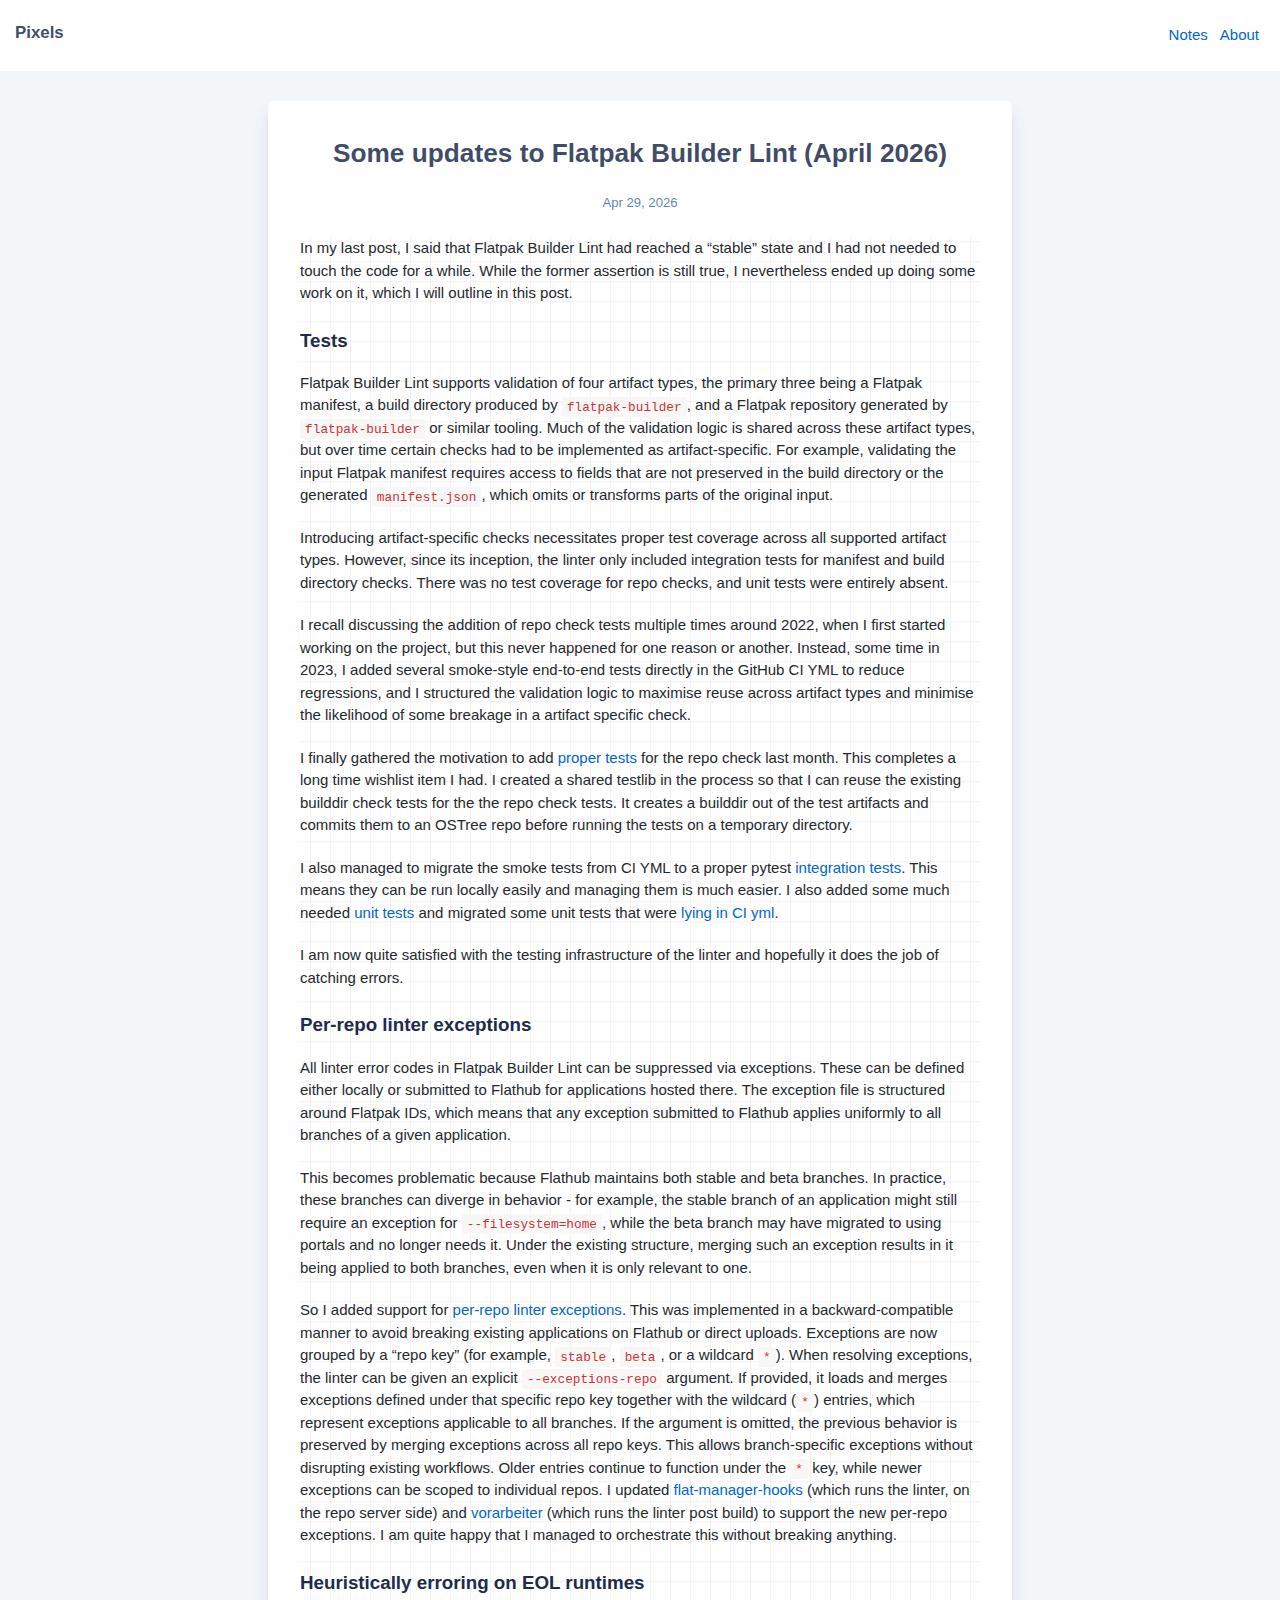
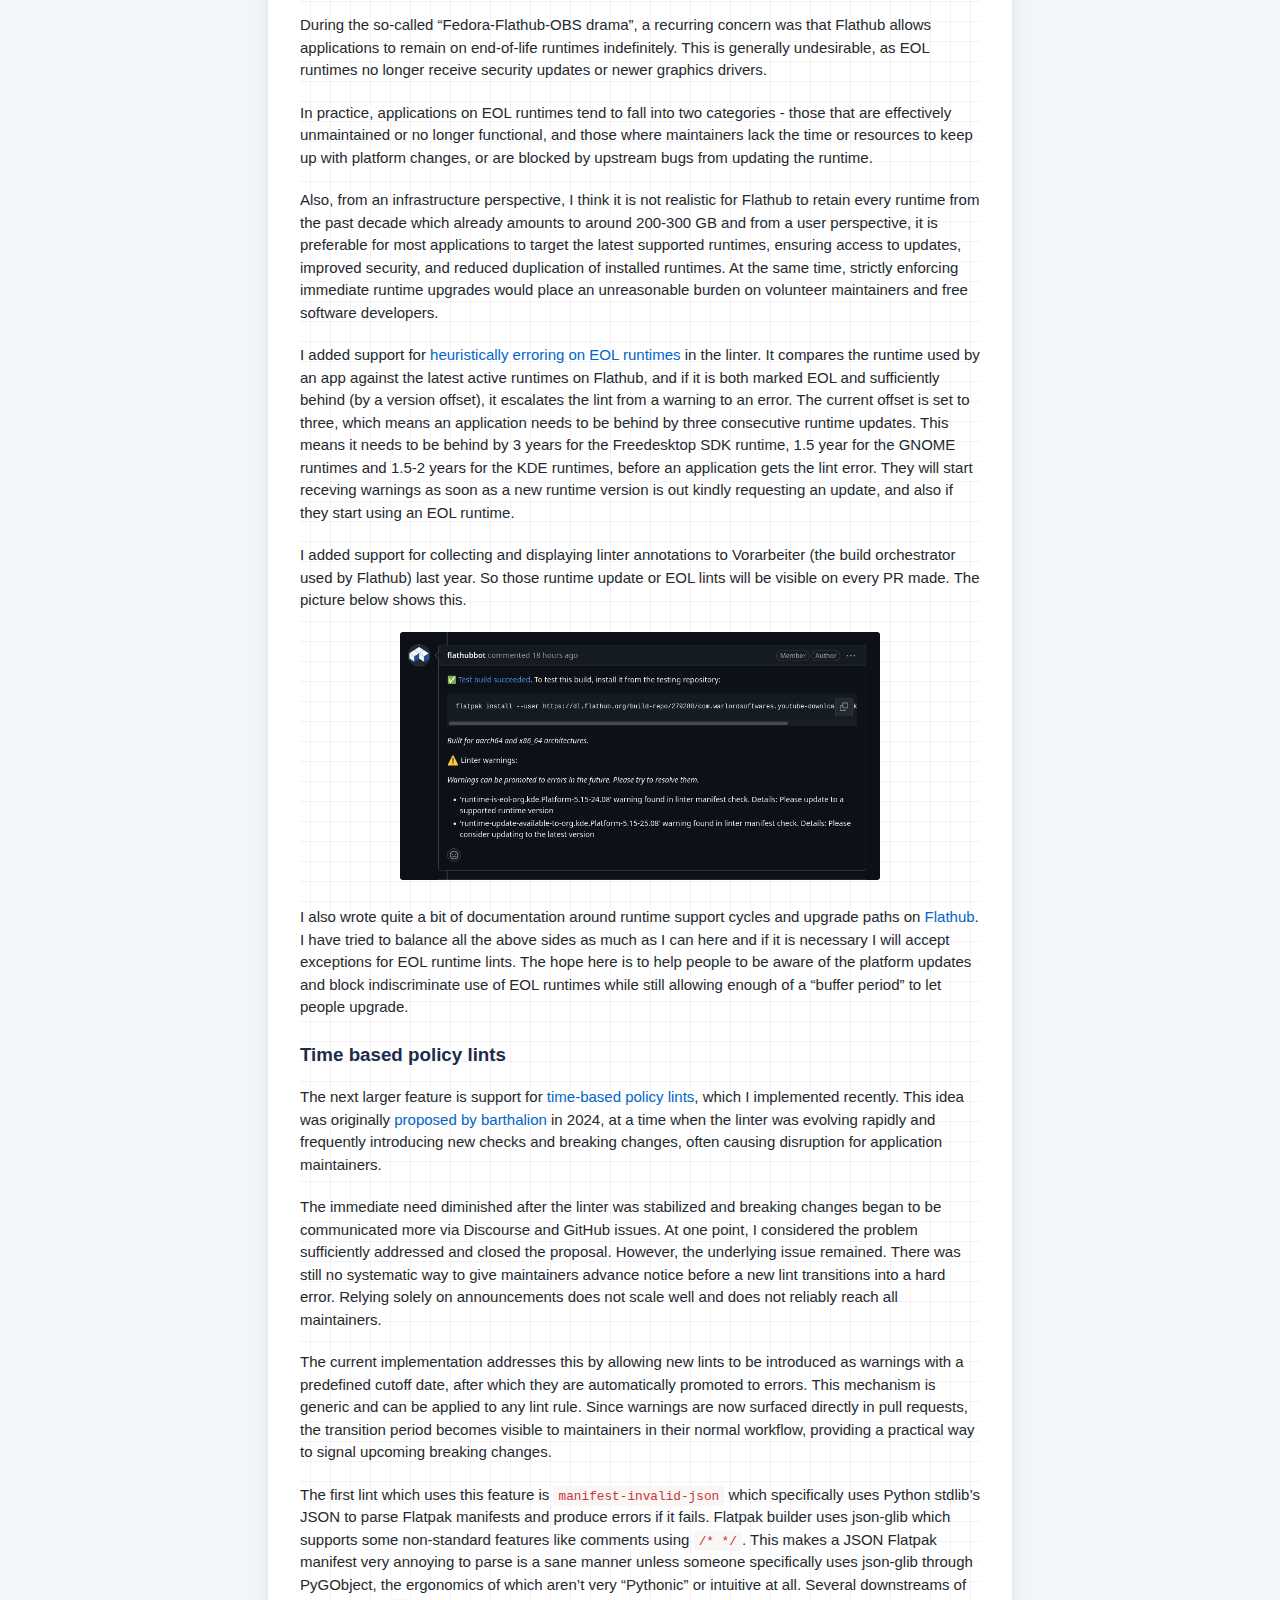
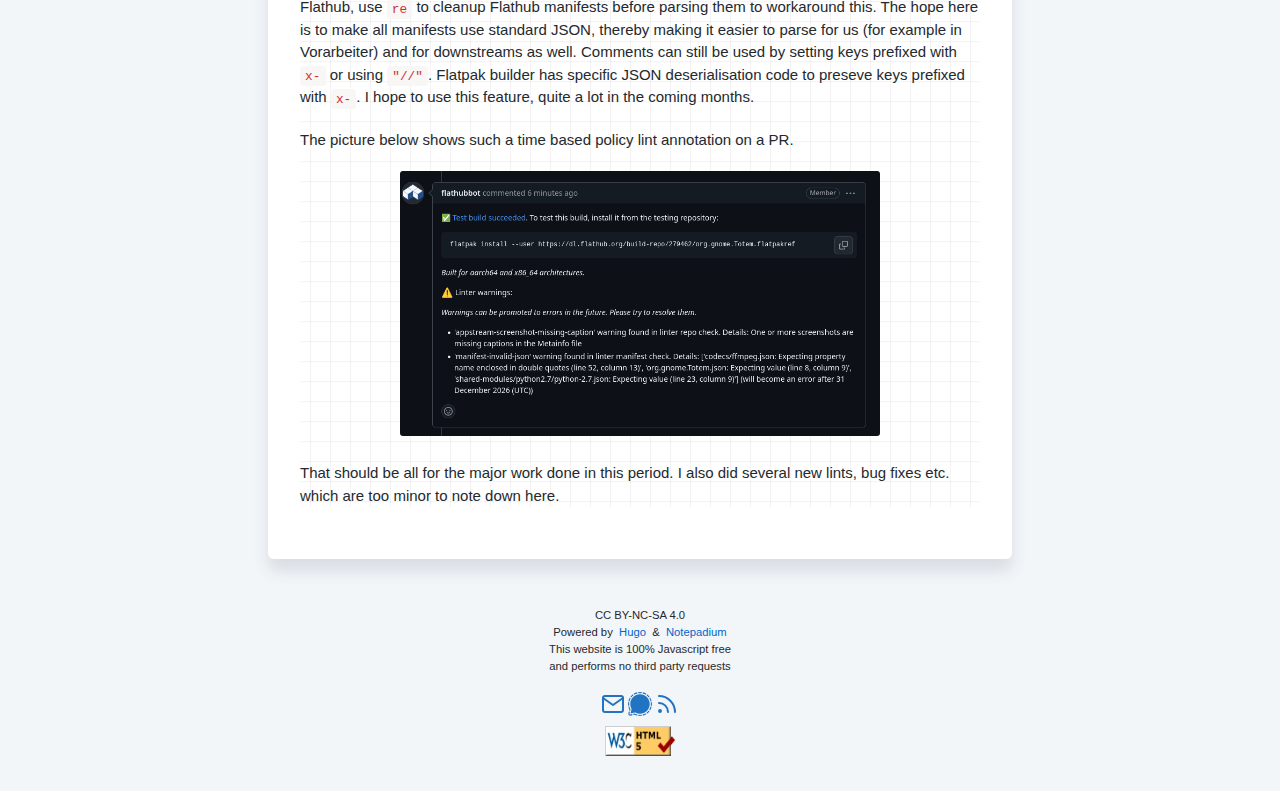
<file: posts/flatpak-builder-lint-updates-april-2026/index.html>
<!DOCTYPE html>
<html lang="en"><meta charset="utf-8"><meta name="generator" content="Hugo 0.126.2"><meta name="viewport" content="width=device-width,initial-scale=1,viewport-fit=cover">
<meta name="color-scheme" content="light dark">
<meta name="supported-color-schemes" content="light dark"><meta name="description" content="In my last post, I said that Flatpak Builder Lint had reached a &ldquo;stable&rdquo;
state and I had not needed to touch the code for a while. While the
former assertion is still true, I nevertheless ended up doing some work
on it, which I will outline in this post."><title>Some updates to Flatpak Builder Lint (April 2026)&nbsp;&ndash;&nbsp;Pixels</title><link rel="stylesheet" href="../../css/core.min.b2faf80ed123f6db67b2dc56be1d54ef7df757947646fecc3daaca8bb38671f390963cbcd16fb3f8f943d0115c24179d.css" integrity="sha384-svr4DtEj9ttnstxWvh1U7333V5R2Rv7MParKi7OGcfOQljy80W&#43;z&#43;PlD0BFcJBed"><meta name="twitter:card" content="summary">
<meta name="twitter:title" content="Some updates to Flatpak Builder Lint (April 2026)"><meta property="og:title" content="Some updates to Flatpak Builder Lint (April 2026)">
<meta property="og:description" content="In my last post, I said that Flatpak Builder Lint had reached a &ldquo;stable&rdquo;
state and I had not needed to touch the code for a while. While the
former assertion is still true, I nevertheless ended up doing some work
on it, which I will outline in this post.">
<meta property="og:type" content="article">
<meta property="og:url" content="https://bbhtt.in/posts/flatpak-builder-lint-updates-april-2026/">
<meta property="og:image" content="https://bbhtt.in/og_image.png"><meta property="og:site_name" content="Pixels"><meta property="article:section" content="posts">
<meta property="article:published_time" content="2026-04-29T16:45:34+05:30">
<meta property="article:modified_time" content="2026-04-29T18:01:48+05:30">
<link rel="icon" href="../../favicon.svg" type="image/svg+xml">
<body><div id="header">
    <div class="header wrap">
        <span class="header left-side">
            <a class="site home" href="../../"><span class="site name">Pixels</span>
            </a>
        </span>
        <div class="header right-side"><div class="nav wrap"><nav class="nav"><a class="nav item" href="../../notes">Notes</a><a class="nav item" href="../../about">About</a></nav></div></div>
    </div></div>
<div id="content"><div class="article-container"><section class="article header">
    <h1 class="article title">Some updates to Flatpak Builder Lint (April 2026)</h1><p class="article date">Apr 29, 2026</p></section>
<article class="article markdown-body"><p>In my last post, I said that Flatpak Builder Lint had reached a &ldquo;stable&rdquo;
state and I had not needed to touch the code for a while. While the
former assertion is still true, I nevertheless ended up doing some work
on it, which I will outline in this post.</p>
<h3 id="tests">
  Tests
  <a href="#tests" class="anchor"></a>
</h3>
<p>Flatpak Builder Lint supports validation of four artifact types, the
primary three being a Flatpak manifest, a build directory produced by
<code>flatpak-builder</code>, and a Flatpak repository generated by
<code>flatpak-builder</code> or similar tooling. Much of the validation logic is
shared across these artifact types, but over time certain checks had
to be implemented as artifact-specific. For example, validating the
input Flatpak manifest requires access to fields that are not
preserved in the build directory or the generated <code>manifest.json</code>, which
omits or transforms parts of the original input.</p>
<p>Introducing artifact-specific checks necessitates proper test coverage
across all supported artifact types. However, since its inception, the
linter only included integration tests for manifest and build directory
checks. There was no test coverage for repo checks, and unit tests
were entirely absent.</p>
<p>I recall discussing the addition of repo check tests multiple times
around 2022, when I first started working on the project, but this
never happened for one reason or another. Instead, some time in 2023, I
added several smoke-style end-to-end tests directly in the GitHub CI
YML to reduce regressions, and I structured the validation logic to
maximise reuse across artifact types and minimise the likelihood of
some breakage in a artifact specific check.</p>
<p>I finally gathered the motivation to add <a href="https://github.com/flathub-infra/flatpak-builder-lint/pull/945"target="_blank" rel="noopener noreferrer">proper tests</a>
for the repo check last month. This completes a long time wishlist
item I had. I created a shared testlib in the process so that
I can reuse the existing builddir check tests for the the repo check
tests. It creates a builddir out of the test artifacts and commits
them to an OSTree repo before running the tests on a temporary
directory.</p>
<p>I also managed to migrate the smoke tests from CI YML to a proper
pytest <a href="https://github.com/flathub-infra/flatpak-builder-lint/commit/56c017e40fab2ae6517dcce38a80f23a5dde623c"target="_blank" rel="noopener noreferrer">integration tests</a>.
This means they can be run locally easily and managing them is much
easier. I also added some much needed <a href="https://github.com/flathub-infra/flatpak-builder-lint/commit/9fd17e532834b4ef67f236801499f7d76496048c"target="_blank" rel="noopener noreferrer">unit tests</a>
and migrated some unit tests that were
<a href="https://github.com/flathub-infra/flatpak-builder-lint/commit/3e42dd15a947743091f1be29d47e4d64f78f792f"target="_blank" rel="noopener noreferrer">lying in CI yml</a>.</p>
<p>I am now quite satisfied with the testing infrastructure of the linter
and hopefully it does the job of catching errors.</p>
<h3 id="per-repo-linter-exceptions">
  Per-repo linter exceptions
  <a href="#per-repo-linter-exceptions" class="anchor"></a>
</h3>
<p>All linter error codes in Flatpak Builder Lint can be suppressed via
exceptions. These can be defined either locally or submitted to Flathub
for applications hosted there. The exception file is structured around
Flatpak IDs, which means that any exception submitted to Flathub
applies uniformly to all branches of a given application.</p>
<p>This becomes problematic because Flathub maintains both stable and beta
branches. In practice, these branches can diverge in behavior - for
example, the stable branch of an application might still require an
exception for <code>--filesystem=home</code>, while the beta branch may have
migrated to using portals and no longer needs it. Under the existing
structure, merging such an exception results in it being applied to
both branches, even when it is only relevant to one.</p>
<p>So I added support for <a href="https://github.com/flathub-infra/flatpak-builder-lint/pull/940"target="_blank" rel="noopener noreferrer">per-repo linter exceptions</a>.
This was implemented in a backward-compatible manner to avoid breaking
existing applications on Flathub or direct uploads. Exceptions are now
grouped by a “repo key” (for example, <code>stable</code>, <code>beta</code>, or a wildcard
<code>*</code>). When resolving exceptions, the linter can be given an explicit
<code>--exceptions-repo</code> argument. If provided, it loads and merges
exceptions defined under that specific repo key together with the
wildcard (<code>*</code>) entries, which represent exceptions applicable to all
branches. If the argument is omitted, the previous behavior is preserved
by merging exceptions across all repo keys. This allows branch-specific
exceptions without disrupting existing workflows. Older entries
continue to function under the <code>*</code> key, while newer exceptions can be
scoped to individual repos. I updated <a href="https://github.com/flathub-infra/flat-manager-hooks/pull/133"target="_blank" rel="noopener noreferrer">flat-manager-hooks</a>
(which runs the linter, on the repo server side) and
<a href="https://github.com/flathub-infra/vorarbeiter/pull/135"target="_blank" rel="noopener noreferrer">vorarbeiter</a>
(which runs the linter post build) to support the new per-repo
exceptions. I am quite happy that I managed to orchestrate this without
breaking anything.</p>
<h3 id="heuristically-erroring-on-eol-runtimes">
  Heuristically erroring on EOL runtimes
  <a href="#heuristically-erroring-on-eol-runtimes" class="anchor"></a>
</h3>
<p>During the so-called “Fedora-Flathub-OBS drama”, a recurring concern
was that Flathub allows applications to remain on end-of-life runtimes
indefinitely. This is generally undesirable, as EOL runtimes no longer
receive security updates or newer graphics drivers.</p>
<p>In practice, applications on EOL runtimes tend to fall into two
categories - those that are effectively unmaintained or no longer
functional, and those where maintainers lack the time or resources to
keep up with platform changes, or are blocked by upstream bugs from
updating the runtime.</p>
<p>Also, from an infrastructure perspective, I think it is not realistic
for Flathub to retain every runtime from the past decade which already
amounts to around 200-300 GB and from a user perspective, it is
preferable for most applications to target the latest supported
runtimes, ensuring access to updates, improved security, and reduced
duplication of installed runtimes. At the same time, strictly enforcing
immediate runtime upgrades would place an unreasonable burden on
volunteer maintainers and free software developers.</p>
<p>I added support for <a href="https://github.com/flathub-infra/flatpak-builder-lint/pull/689"target="_blank" rel="noopener noreferrer">heuristically erroring on EOL runtimes</a>
in the linter. It compares the runtime used by an app against the
latest active runtimes on Flathub, and if it is both marked EOL and
sufficiently behind (by a version offset), it escalates the lint from
a warning to an error. The current offset is set to three, which means
an application needs to be behind by three consecutive runtime updates.
This means it needs to be behind by 3 years for the Freedesktop SDK
runtime, 1.5 year for the GNOME runtimes and 1.5-2 years for the
KDE runtimes, before an application gets the lint error. They will start
receving warnings as soon as a new runtime version is out kindly
requesting an update, and also if they start using an EOL runtime.</p>
<p>I added support for collecting and displaying linter annotations
to Vorarbeiter (the build orchestrator used by Flathub) last year. So
those runtime update or EOL lints will be visible on every PR made.
The picture below shows this.</p>
<figure style="text-align: center;">
  <img src="../../runtime-eol-annotation.png"
       style="max-width: 480px; width: 100%; height: auto;" />
</figure>
<p>I also wrote quite a bit of documentation around runtime support
cycles and upgrade paths on <a href="https://docs.flathub.org/docs/for-app-authors/runtimes"target="_blank" rel="noopener noreferrer">Flathub</a>.
I have tried to balance all the above sides as much as I can here and
if it is necessary I will accept exceptions for EOL runtime lints. The
hope here is to help people to be aware of the platform updates and
block indiscriminate use of EOL runtimes while still allowing enough
of a &ldquo;buffer period&rdquo; to let people upgrade.</p>
<h3 id="time-based-policy-lints">
  Time based policy lints
  <a href="#time-based-policy-lints" class="anchor"></a>
</h3>
<p>The next larger feature is support for <a href="https://github.com/flathub-infra/flatpak-builder-lint/pull/1001"target="_blank" rel="noopener noreferrer">time-based policy lints</a>,
which I implemented recently. This idea was originally <a href="https://github.com/flathub-infra/flatpak-builder-lint/issues/324"target="_blank" rel="noopener noreferrer">proposed by barthalion</a>
in 2024, at a time when the linter was evolving rapidly and frequently
introducing new checks and breaking changes, often causing disruption
for application maintainers.</p>
<p>The immediate need diminished after the linter was stabilized and
breaking changes began to be communicated more via Discourse and GitHub
issues. At one point, I considered the problem sufficiently addressed
and closed the proposal. However, the underlying issue remained. There
was still no systematic way to give maintainers advance notice before a
new lint transitions into a hard error. Relying solely on announcements
does not scale well and does not reliably reach all maintainers.</p>
<p>The current implementation addresses this by allowing new lints to be
introduced as warnings with a predefined cutoff date, after which they
are automatically promoted to errors. This mechanism is generic and can
be applied to any lint rule. Since warnings are now surfaced directly in
pull requests, the transition period becomes visible to maintainers in
their normal workflow, providing a practical way to signal upcoming
breaking changes.</p>
<p>The first lint which uses this feature is <code>manifest-invalid-json</code>
which specifically uses Python stdlib&rsquo;s JSON to parse Flatpak manifests
and produce errors if it fails. Flatpak builder uses json-glib which
supports some non-standard features like comments using <code>/* */</code>. This
makes a JSON Flatpak manifest very annoying to parse is a sane manner
unless someone specifically uses json-glib through PyGObject, the
ergonomics of which aren&rsquo;t very &ldquo;Pythonic&rdquo; or intuitive at all. Several
downstreams of Flathub, use <code>re</code> to cleanup Flathub manifests before
parsing them to workaround this. The hope here is to make all manifests
use standard JSON, thereby making it easier to parse for us
(for example in Vorarbeiter) and for downstreams as well. Comments
can still be used by setting keys prefixed with <code>x-</code> or using <code>&quot;//&quot;</code>.
Flatpak builder has specific JSON deserialisation code to preseve keys
prefixed with <code>x-</code>. I hope to use this feature, quite a lot in the
coming months.</p>
<p>The picture below shows such a time based policy lint annotation on a
PR.</p>
<figure style="text-align: center;">
  <img src="../../invalid-json-time-lint.png"
       style="max-width: 480px; width: 100%; height: auto;" />
</figure>
<p>That should be all for the major work done in this period. I also
did several new lints, bug fixes etc. which are too minor to note down
here.</p></article>
</div>
<div class="article bottom">
</div></div><footer id="footer"><div class="footer-wrap">
    <p class="copyright">CC BY-NC-SA 4.0</p>
    <p class="powerby">
        <span>Powered&nbsp;by&nbsp;</span>
        <a href="https://gohugo.io" target="_blank" rel="noopener noreferrer">Hugo</a>
        <span>&nbsp;&amp;&nbsp;</span>
        <a href="https://github.com/bbhtt/hugo-notepadium" target="_blank" rel="noopener noreferrer">Notepadium</a></p>
    <p>
        <span>This website is 100% Javascript free</span>
        <span style="display: block;">and performs no third party requests</span>
    </p>
    <br></div>
<div class="footer-wrap">
    <p class="socials"></p>
    <a style="text-decoration : none" href="mailto:bbhtt@bbhtt.in">
        <img src="../../mail.svg" alt="Email">
    </a>
    <a style="text-decoration : none" href="https://signal.me/#eu/kxfmfZ96Rdnf12nrRYbpfGAI8j_13m_7Cf9oEm8-0EfODBnUW35JoIxVVCHnqe46">
        <img src="../../signal.svg" alt="Signal">
    </a>
    <a style="text-decoration : none" href="https://bbhtt.github.io/index.xml">
        <img src="../../rss.svg" alt="Atom feed">
    </a></div>
<p style="text-align: center; margin-top: 5px;">
        <a href="https://validator.w3.org/check/referer">
            <img src="../../w3c-html5.png" alt="Valid HTML" height="30" width="70">
        </a>
    </p>
</footer>
  

</body>

</html>
</file>
<file: css/core.min.26636278f8b8e87f0797ffce54485701bd9d8eadf60c80fa1fe014fdef19376c4f4875dda7e1422d5e96f0c9c4f3450f.css>
*,*::before,*::after{box-sizing:inherit;-webkit-box-sizing:inherit;-moz-box-sizing:inherit}html{box-sizing:border-box;-webkit-box-sizing:border-box;-moz-box-sizing:border-box;font-weight:400;font-size:14px;line-height:1.2}body{margin:0;-webkit-overflow-scrolling:touch;text-size-adjust:100%;-webkit-text-size-adjust:100%;-moz-text-size-adjust:100%;-ms-text-size-adjust:100%}p{margin:0;margin-block-start:0;margin-block-end:0;margin-inline-start:0;margin-inline-end:0}hr{margin:0;margin-block-start:0;margin-block-end:0;margin-inline-start:0;margin-inline-end:0;-webkit-margin-before:0;-webkit-margin-after:0;-webkit-margin-start:0;-webkit-margin-end:0;border-top-style:inset;border-top-width:1px;border-right:none;border-bottom:none;border-left:none}ol,ul{margin:0;padding:0;margin-block-start:0;margin-block-end:0;margin-inline-start:0;margin-inline-end:0;padding-inline-start:0;-webkit-margin-before:0;-webkit-margin-after:0;-webkit-margin-start:0;-webkit-margin-end:0;-webkit-padding-start:0}dl{margin:0;margin-block-start:0;margin-block-end:0;margin-inline-start:0;margin-inline-end:0;-webkit-margin-before:0;-webkit-margin-after:0;-webkit-margin-start:0;-webkit-margin-end:0}dd{margin-left:0;margin-inline-start:0;-webkit-margin-start:0}table{line-height:inherit;font-weight:400;font-size:inherit}th{font-weight:600}tt,code,kbd,samp,pre{font-family:monospace}pre{margin:0;white-space:pre;word-break:normal;word-wrap:normal}blockquote{margin:0;margin-block-start:0;margin-block-end:0;margin-inline-start:0;margin-inline-end:0}h1,h2,h3,h4,h5,h6{margin:0;margin-block-start:0;margin-block-end:0;margin-inline-start:0;margin-inline-end:0;font-weight:600}strong,b{font-weight:600}mark{color:currentColor;background-color:#ff0}svg,img{max-width:100%;border:none}:root{color-scheme:light dark;supported-color-schemes:light dark}*{scrollbar-width:auto;scrollbar-color:rgba(0,0,0,.175)transparent}*::-webkit-scrollbar{width:12px;height:12px}*::-webkit-scrollbar-track-piece{background:0 0}*::-webkit-scrollbar-track{background:0 0}*::-webkit-scrollbar-thumb{background-color:rgba(0,0,0,.175);background-clip:padding-box;border-radius:6px;border:2px solid transparent}*::-webkit-scrollbar-thumb:hover{background-color:rgba(0,0,0,.35)}html{font-family:-apple-system,BlinkMacSystemFont,segoe ui,Roboto,Helvetica,Arial,microsoft yahei,sans-serif,apple color emoji,segoe ui emoji,noto color emoji;font-size:15px;font-weight:400;line-height:1.5}body{display:block;color:#24292e;background-color:#f3f6f9;word-break:normal;word-wrap:break-word;hyphens:auto;-webkit-hyphens:auto;-ms-hyphens:auto;-moz-hyphens:auto;-webkit-font-smoothing:antialiased;-moz-osx-font-smoothing:grayscale;text-rendering:optimizeLegibility;padding-top:constant(safe-area-inset-top);padding-right:constant(safe-area-inset-right);padding-bottom:constant(safe-area-inset-bottom);padding-left:constant(safe-area-inset-left);padding-top:env(safe-area-inset-top);padding-right:env(safe-area-inset-right);padding-bottom:env(safe-area-inset-bottom);padding-left:env(safe-area-inset-left)}h1,h2,h3,h4,h5,h6{font-weight:600;line-height:1.25}h1{font-size:1.75em}h2{font-size:1.5em}h3{font-size:1.25em}h4{font-size:1em}h5{font-size:.85em}h6{font-size:.7em}blockquote,q{quotes:none;margin:0}mark{background-color:rgba(12,242,143,.2)}mark{padding-left:.15em;padding-right:.15em;border-radius:3px}code,tt,kbd,samp{font-family:ui-monospace,SFMono-Regular,sf mono,cascadia code,jetbrains mono,source code pro,Menlo,Consolas,liberation mono,monospace;font-weight:400;font-size:85%}pre{display:block;text-align:left;font-size:80%;line-height:1.5em;margin:0;padding:16px;border-radius:3px;background-color:#f6f8fa;-o-tab-size:4;-moz-tab-size:4;tab-size:4;overflow:auto}code,kbd,tt,samp{color:#c33;padding:.2em .4em;margin:0;font-size:85%;background-color:#f9f6f6;border-radius:3px}pre code,pre kbd,pre tt,pre samp{display:inline;font-size:inherit;color:inherit;padding:0;border-radius:0;background-color:transparent}table{border-spacing:0;border-collapse:collapse}td,th{padding:0}table thead{color:#1d2b4c}table tr:nth-child(even){background-color:#f3f6fa}a{color:#06c;text-decoration:none;-webkit-tap-highlight-color:transparent;-webkit-text-decoration-skip:objects;-moz-text-decoration-skip:objects;text-decoration-skip:objects}a:hover{text-decoration:underline}footer a:hover{text-decoration:none}del{opacity:.5}abbr,acronym{cursor:help}strong,b{color:rgba(29,43,76,.85)}.image-container,.image-container .link,.image-container .caption{display:block}.image-container{text-align:center}.image-container .title{display:inline-block;opacity:.6;font-size:.875em;text-align:initial;min-height:22px;padding:10px 5px}#header{padding-top:20px;padding-bottom:20px;min-height:64px;margin-bottom:30px;background-color:#fff}#content{display:block;margin:0 auto;max-width:744px}#footer{font-size:.75em;margin-top:48px;margin-bottom:30px}.header.wrap{overflow:hidden}.header.wrap,.nav.wrap{margin-top:-5px}.header.wrap>*,.nav.wrap>*{margin-top:5px}.header.left-side,.header.right-side{display:inline-block;text-align:initial}.header.left-side{float:left}.header.right-side{float:right}.site.home:hover{opacity:.5;text-decoration:none}.site.logo{height:42px;border-radius:3px;vertical-align:middle;margin-right:8px}.site.name{color:rgba(29,43,76,.85)}.site.slogan{font-size:.875em;text-align:center}.site.slogan .title{display:inline-block;text-align:initial;min-height:22px}.nav.item{display:inline-block;padding:4px 6px}.footer-wrap{display:block;text-align:center}.date{font-size:.875em}.langs{display:inline-block;list-style:none;font-size:.875em}.lang{margin-left:10px}.note.list{margin:0;padding:0;list-style:none}.note.list .item{width:100%;margin-top:16px;padding:32px;background-color:#fff;border-radius:6px;box-shadow:inset -1px 0 rgba(224,227,231,.6),inset 0 -1px #e0e4e7,inset 1px 0 rgba(224,227,231,.6)}.note.list .item:hover{box-shadow:0 2px 6px #e0e4e7,inset -1px 0 rgba(224,227,231,.3),inset 0 -1px #e0e4e7,inset 1px 0 rgba(224,227,231,.2)}.nav.item:hover{opacity:.5;text-decoration:none}.tag:hover,.category:hover{opacity:.5;text-decoration:none}.title{color:rgba(29,43,76,.85)}.note{display:block;text-decoration:none}.note:hover{text-decoration:none}.note.title,.site.name{font-size:1.125em;font-weight:600}.mldr{opacity:.6}.note.title,.note.date,.note.content,.note.imgs,.note.labels{margin:5px 0}.note.content{color:#24292e}.note.imgs{display:block;border:0 solid transparent}.note.imgs .img{object-fit:cover;height:80px;min-width:80px;max-width:120px;border-radius:4px;border:1px solid #e6e6e6;margin:5px 0 0 5px}.cover{width:100%}.article.header{text-align:center;margin-top:4px;margin-bottom:24px}.article.date{margin-top:24px}.tag,.category{display:inline-block;font-weight:600;margin:5px 8px 5px 0}.tag::before{content:"\23";opacity:.5}.tag{color:rgba(29,43,76,.85)}.category{padding:0 6px;border-radius:3px;color:#fff;background-color:rgba(29,43,76,.85)}.article.labels,.article.license,.article.author,.article.navigation,.article.discussion,.article.share{margin-top:32px}.article.discussion{border-top:1px dashed #e6e6e6;border-bottom:1px dashed #e6e6e6}.article.navigation p{margin:0}.article.navigation p+p{margin-top:5px}.article.navigation .link{font-weight:600}.article.license{background-color:#ecf4fb;border-radius:4px;margin:.8em;padding:.925em 1.4em;border:1px solid #b7d8ef}.article.author{text-align:center}.article.author>*{margin-top:16px}.article.author .avatar{display:block;max-width:130px;margin:auto;border-radius:3px}.article.author .name{font-size:1.25em}.article.author .bio{color:#586069}.article.author .details .item{display:inline-block;margin-left:10px;margin-right:10px}.article.author .details .item:hover{text-decoration:none;opacity:.5}.slogan,.date,.license{color:rgba(23,81,153,.72)}.pagination{display:block;text-align:center;margin:30px 0}.pagination ul{display:inline-block;list-style:none;font-weight:600;padding:0;margin:0}.pagination ul li{display:inline}.pagination ul li a{color:#06c;float:left;padding:8px 16px;text-decoration:none}.pagination ul li a.active{background-color:#06c;color:#fff}.pagination ul li a:hover:not(.active){background-color:rgba(0,102,204,.5)}.article-container{padding:32px;border-radius:6px;box-shadow:0 12px 16px rgba(29,43,76,.12)}.article-container{background-color:#fff}.article.markdown-body{display:block;margin-top:20px;margin-bottom:20px;background-image:linear-gradient(90deg,rgba(50,0,0,5%) 3%,transparent 3%),linear-gradient(360deg,rgba(50,0,0,5%) 3%,transparent 3%);background-size:20px 20px;background-position:50%}.article.markdown-body h1,.article.markdown-body h2,.article.markdown-body h3,.article.markdown-body h4,.article.markdown-body h5,.article.markdown-body h6{color:#1d2b4c;margin-top:24px;margin-bottom:20px}.article.markdown-body h1,.article.markdown-body h2{padding-bottom:.3em;border-bottom:1px solid #e6e6e6}.article.markdown-body img{border-radius:3px}.article.markdown-body blockquote,.article.markdown-body q{color:#6a737d}.article.markdown-body blockquote{padding:0 1em;border-left:.25em solid #dfe2e5}.article.markdown-body q::before,.article.markdown-body q::after{opacity:.6}.article.markdown-body q::before{content:"\275D"}.article.markdown-body q::after{content:"\275E"}.article.markdown-body ol,.article.markdown-body ul{margin-bottom:20px;margin-block-end:20px;-webkit-margin-after:20px;padding-inline-start:40px;-webkit-padding-start:40px;padding-left:40px}.article.markdown-body hr{opacity:.4;border-top-style:dashed;border-top-color:inherit}.article.markdown-body table{display:block;width:100%;overflow:auto}.article.markdown-body table tr{border:0}.article.markdown-body table th{font-weight:600}.article.markdown-body table td,.article.markdown-body table th{min-width:86px;padding:6px 13px;border:1px solid #e6e6e6}.article.markdown-body table th:empty{padding:0;border:0}.article.markdown-body .plstable th{max-width:25%}.article.markdown-body li+li{margin-top:20px}.article.markdown-body>*,.article.markdown-body li>*,.article.markdown-body blockquote>*,.article.markdown-body .footnotes>*{margin-top:20px;margin-bottom:20px}.article.markdown-body>:first-child,.article.markdown-body li>:first-child,.article.markdown-body blockquote>:first-child{margin-top:20px}.article.markdown-body>:last-child,.article.markdown-body li>:last-child,.article.markdown-body blockquote>:last-child{margin-bottom:0}#header,#foooter{padding-left:15px;padding-right:15px}@media(max-width:1012px){.note.list .item,.article-container{padding:24px;border-radius:0;box-shadow:none}.article.bottom{padding-left:8px;padding-right:8px}}.article.markdown-body .katex-display{display:inline-block}.article.markdown-body .katex,.article.markdown-body .MathJax{margin:0;padding:0}.article.markdown-body .katex-display,.article.markdown-body .MathJax_Display{margin:0;padding:.2em .4em}.article.markdown-body .MathJax{outline:none}.article.markdown-body .lntable{border-radius:3px;border:1px solid #e6e6e6}.article.markdown-body .lntable .lntd .lnt{display:block;margin:0;padding:0}.article.markdown-body .lntable .lntd{min-width:0;padding:0 5px;border:0}.article.markdown-body .lntable .lntd pre{overflow:visible;width:100%;margin-left:-15px;margin-right:-15px;border:0}.article.markdown-body .lntable tr>:first-child{border-right:1px dashed #e6e6e6}@media(prefers-color-scheme:dark){*{scrollbar-color:rgba(255,255,255,.25)transparent}*::-webkit-scrollbar-thumb{background-color:rgba(255,255,255,.25)}*::-webkit-scrollbar-thumb:hover{background-color:rgba(255,255,255,.5)}body{color:#d8dde2;background-color:#0d1117}table thead{color:#c7d5f6}table tr:nth-child(even){background-color:rgba(51,54,58,.35)}mark{background-color:#515b70}pre{background-color:#393b3d}.slogan,.date,.license{color:#6ae}.title,.site.name{color:#c7d5f6}.note.content{color:#d8dde2}.article.markdown-body{background-image:linear-gradient(90deg,rgba(250,200,200,5%) 3%,transparent 3%),linear-gradient(360deg,rgba(250,200,200,5%) 3%,transparent 3%)}code,kbd,tt,samp{color:#e5c07b;background-color:rgba(240,246,252,5%)}a{color:#2997ff}.pagination ul li a{color:#2997ff}.pagination ul li a.active{background-color:#2997ff}.pagination ul li a:hover:not(.active){background-color:rgba(41,151,255,.5)}.tag{color:#c7d5f6}.category{color:#24292e;background-color:#c7d5f6}strong,b,.article.markdown-body h1,.article.markdown-body h2,.article.markdown-body h3,.article.markdown-body h4,.article.markdown-body h5,.article.markdown-body h6{color:#c7d5f6}.article.markdown-body q,.article.markdown-body blockquote{color:#9aa3ad}.article.markdown-body blockquote{border-left-color:#595e66}#header{background-color:#21262d}.note.list .item{background-color:#21262d;box-shadow:inset -1px 0 rgba(14,17,21,.6),inset 0 -1px #0e1215,inset 1px 0 rgba(14,17,21,.6)}.note.list .item:hover{box-shadow:0 2px 6px #0e1215,inset -1px 0 rgba(14,17,21,.3),inset 0 -1px #0e1215,inset 1px 0 rgba(14,17,21,.2)}.article-container{background-color:#21262d;box-shadow:0 12px 16px rgba(1,4,9,.85)}@media(max-width:500px){.note.list .item,.article-container{box-shadow:none}}.article.author .bio{color:#828997}.note.imgs .img,.article.markdown-body table td,.article.markdown-body table th,.article.markdown-body .lntable{border-color:rgba(199,213,246,.25)}.article.markdown-body h1,.article.markdown-body h2{border-bottom-color:rgba(199,213,246,.25)}.article.license{background-color:#345;border-color:#456}.article.discussion{border-top-color:rgba(199,213,246,.25);border-bottom-color:rgba(199,213,246,.25)}.article.markdown-body .lntable tr>:first-child{border-right-color:rgba(199,213,246,.25)}}pre,.chroma{color:#24292e;background-color:#f6f8fa}.chroma .err{color:#d73a49}.chroma .lntd{vertical-align:top;padding:0;margin:0;border:0}.chroma .lntable{border-spacing:0;padding:0;margin:0;border:0;width:auto;overflow:auto;display:block}.chroma .hl{display:block;width:100%;background-color:#fffbdd}.chroma .lnt{margin-right:.4em;padding:0 .4em;color:#7f7f7f}.chroma .ln{margin-right:.4em;padding:0 .4em;color:#7f7f7f}.chroma .k{color:#d73a49}.chroma .kc{color:#d73a49}.chroma .kd{color:#d73a49}.chroma .kn{color:#d73a49}.chroma .kp{color:#d73a49}.chroma .kr{color:#d73a49}.chroma .kt{color:#d73a49}.chroma .na{color:#6f42c1}.chroma .nb{color:#6f42c1}.chroma .bp{color:#6f42c1}.chroma .nc{color:#6f42c1}.chroma .no{color:#6f42c1}.chroma .nd{color:#6f42c1}.chroma .ni{color:#6f42c1}.chroma .ne{color:#6f42c1}.chroma .nf{color:#6f42c1}.chroma .nl{color:#6f42c1}.chroma .nn{color:#6f42c1}.chroma .nx{color:#22863a}.chroma .nt{color:#22863a}.chroma .nv{color:#6f42c1}.chroma .vc{color:#6f42c1}.chroma .vg{color:#6f42c1}.chroma .vi{color:#6f42c1}.chroma .s{color:#032f62}.chroma .sa{color:#032f62}.chroma .sb{color:#032f62}.chroma .sc{color:#032f62}.chroma .dl{color:#032f62}.chroma .sd{color:#032f62}.chroma .s2{color:#032f62}.chroma .se{color:#032f62}.chroma .sh{color:#032f62}.chroma .si{color:#032f62}.chroma .sx{color:#032f62}.chroma .sr{color:#032f62}.chroma .s1{color:#032f62}.chroma .ss{color:#032f62}.chroma .m{color:#005cc5}.chroma .mb{color:#005cc5}.chroma .mf{color:#005cc5}.chroma .mh{color:#005cc5}.chroma .mi{color:#005cc5}.chroma .il{color:#005cc5}.chroma .mo{color:#005cc5}.chroma .o{color:#d73a49}.chroma .ow{color:#d73a49}.chroma .p{color:#d73a49}.chroma .c{color:#6a737d}.chroma .ch{color:#6a737d}.chroma .cm{color:#6a737d}.chroma .c1{color:#6a737d}.chroma .cs{color:#6a737d}.chroma .cp{color:#6a737d}.chroma .cpf{color:#6a737d}.chroma .gd{color:#6f42c1;background-color:#fdd}.chroma .ge{color:#6f42c1}.chroma .gr{color:#a00}.chroma .gh{color:#6a737d}.chroma .gi{color:#6f42c1;background-color:#dfd}.chroma .go{color:#888}.chroma .gp{color:#555}.chroma .gs{}.chroma .gu{color:#aaa}.chroma .gt{color:#a00}.chroma .gl{text-decoration:underline}.chroma .w{color:#bbb}@media(prefers-color-scheme:dark){pre,.chroma{color:#f8f8f2;background-color:#282a36}.chroma .lntd{vertical-align:top;padding:0;margin:0;border:0}.chroma .lntable{border-spacing:0;padding:0;margin:0;border:0;width:auto;overflow:auto;display:block}.chroma .hl{display:block;width:100%;background-color:#ffc}.chroma .lnt{margin-right:.4em;padding:0 .4em;color:#7f7f7f}.chroma .ln{margin-right:.4em;padding:0 .4em;color:#7f7f7f}.chroma .k{color:#ff79c6}.chroma .kc{color:#ff79c6}.chroma .kd{color:#8be9fd;font-style:italic}.chroma .kn{color:#ff79c6}.chroma .kp{color:#ff79c6}.chroma .kr{color:#ff79c6}.chroma .kt{color:#8be9fd}.chroma .na{color:#50fa7b}.chroma .nb{color:#8be9fd;font-style:italic}.chroma .nc{color:#50fa7b}.chroma .nf{color:#50fa7b}.chroma .nl{color:#8be9fd;font-style:italic}.chroma .nt{color:#ff79c6}.chroma .nv{color:#8be9fd;font-style:italic}.chroma .vc{color:#8be9fd;font-style:italic}.chroma .vg{color:#8be9fd;font-style:italic}.chroma .vi{color:#8be9fd;font-style:italic}.chroma .s{color:#f1fa8c}.chroma .sa{color:#f1fa8c}.chroma .sb{color:#f1fa8c}.chroma .sc{color:#f1fa8c}.chroma .dl{color:#f1fa8c}.chroma .sd{color:#f1fa8c}.chroma .s2{color:#f1fa8c}.chroma .se{color:#f1fa8c}.chroma .sh{color:#f1fa8c}.chroma .si{color:#f1fa8c}.chroma .sx{color:#f1fa8c}.chroma .sr{color:#f1fa8c}.chroma .s1{color:#f1fa8c}.chroma .ss{color:#f1fa8c}.chroma .m{color:#bd93f9}.chroma .mb{color:#bd93f9}.chroma .mf{color:#bd93f9}.chroma .mh{color:#bd93f9}.chroma .mi{color:#bd93f9}.chroma .il{color:#bd93f9}.chroma .mo{color:#bd93f9}.chroma .o{color:#ff79c6}.chroma .ow{color:#ff79c6}.chroma .c{color:#6272a4}.chroma .ch{color:#6272a4}.chroma .cm{color:#6272a4}.chroma .c1{color:#6272a4}.chroma .cs{color:#6272a4}.chroma .cp{color:#ff79c6}.chroma .cpf{color:#ff79c6}.chroma .gd{color:#8b080b}.chroma .ge{text-decoration:underline}.chroma .gh{font-weight:700}.chroma .gi{font-weight:700}.chroma .go{color:#44475a}.chroma .gu{font-weight:700}.chroma .gl{text-decoration:underline}}@font-face{font-family:fontello;src:url(../assets/font/fontello.eot?82615245);src:url(../assets/font/fontello.eot?82615245#iefix)format('embedded-opentype'),url(../assets/font/fontello.svg?82615245#fontello)format('svg');font-weight:400;font-style:normal}@font-face{font-family:fontello;src:url([data-uri])format('woff'),url([data-uri])format('truetype')}[class^=icon-]:before,[class*=" icon-"]:before{font-family:fontello;font-style:normal;font-weight:400;speak:never;display:inline-block;text-decoration:inherit;width:1em;margin-right:.2em;text-align:center;font-variant:normal;text-transform:none;line-height:1em;margin-left:.2em}.icon-pagenext:before{content:'\e8e0'}.icon-pagepreview:before{content:'\e8e1'}.icon-twitter:before{content:'\e8e2'}.icon-github:before{content:'\e8e3'}.icon-email:before{content:'\e8e4'}.icon-article:before{content:'\e8e5'}.icon-docker:before{content:'\e8e6'}
</file>
<file: css/core.min.a710a4b781ea98bd4d2fb40f08e494ad03081a371b69d0b1ce3de3cc2b91de8eeaebf97ebbe184de5dda805abf86aaff.css>
*,*::before,*::after{box-sizing:inherit;-webkit-box-sizing:inherit;-moz-box-sizing:inherit}html{box-sizing:border-box;-webkit-box-sizing:border-box;-moz-box-sizing:border-box;font-weight:400;font-size:14px;line-height:1.2}body{margin:0;-webkit-overflow-scrolling:touch;text-size-adjust:100%;-webkit-text-size-adjust:100%;-moz-text-size-adjust:100%;-ms-text-size-adjust:100%}p{margin:0;margin-block-start:0;margin-block-end:0;margin-inline-start:0;margin-inline-end:0}hr{margin:0;margin-block-start:0;margin-block-end:0;margin-inline-start:0;margin-inline-end:0;-webkit-margin-before:0;-webkit-margin-after:0;-webkit-margin-start:0;-webkit-margin-end:0;border-top-style:inset;border-top-width:1px;border-right:none;border-bottom:none;border-left:none}ol,ul{margin:0;padding:0;margin-block-start:0;margin-block-end:0;margin-inline-start:0;margin-inline-end:0;padding-inline-start:0;-webkit-margin-before:0;-webkit-margin-after:0;-webkit-margin-start:0;-webkit-margin-end:0;-webkit-padding-start:0}dl{margin:0;margin-block-start:0;margin-block-end:0;margin-inline-start:0;margin-inline-end:0;-webkit-margin-before:0;-webkit-margin-after:0;-webkit-margin-start:0;-webkit-margin-end:0}dd{margin-left:0;margin-inline-start:0;-webkit-margin-start:0}table{line-height:inherit;font-weight:400;font-size:inherit}th{font-weight:600}tt,code,kbd,samp,pre{font-family:monospace}pre{margin:0;white-space:pre;word-break:normal;word-wrap:normal}blockquote{margin:0;margin-block-start:0;margin-block-end:0;margin-inline-start:0;margin-inline-end:0}h1,h2,h3,h4,h5,h6{margin:0;margin-block-start:0;margin-block-end:0;margin-inline-start:0;margin-inline-end:0;font-weight:600}strong,b{font-weight:600}mark{color:currentColor;background-color:#ff0}svg,img{max-width:100%;border:none}:root{color-scheme:light dark;supported-color-schemes:light dark;text-autospace:normal}*{scrollbar-width:auto;scrollbar-color:rgba(0,0,0,.175)transparent}*::-webkit-scrollbar{width:12px;height:12px}*::-webkit-scrollbar-track-piece{background:0 0}*::-webkit-scrollbar-track{background:0 0}*::-webkit-scrollbar-thumb{background-color:rgba(0,0,0,.175);background-clip:padding-box;border-radius:6px;border:2px solid transparent}*::-webkit-scrollbar-thumb:hover{background-color:rgba(0,0,0,.35)}html{font-family:-apple-system,BlinkMacSystemFont,segoe ui,Roboto,Helvetica,Arial,microsoft yahei,sans-serif,apple color emoji,segoe ui emoji,noto color emoji;font-size:15px;font-weight:400;line-height:1.5}body{display:block;color:#24292e;background-color:#f3f6f9;word-break:normal;word-wrap:break-word;hyphens:none;-webkit-hyphens:none;-ms-hyphens:none;-moz-hyphens:none;-webkit-font-smoothing:antialiased;-moz-osx-font-smoothing:grayscale;text-rendering:optimizeLegibility;padding-top:constant(safe-area-inset-top);padding-right:constant(safe-area-inset-right);padding-bottom:constant(safe-area-inset-bottom);padding-left:constant(safe-area-inset-left);padding-top:env(safe-area-inset-top);padding-right:env(safe-area-inset-right);padding-bottom:env(safe-area-inset-bottom);padding-left:env(safe-area-inset-left)}h1,h2,h3,h4,h5,h6{font-weight:600;line-height:1.25}h1{font-size:1.75em}h2{font-size:1.5em}h3{font-size:1.25em}h4{font-size:1em}h5{font-size:.85em}h6{font-size:.7em}blockquote,q{quotes:none;margin:0}mark{background-color:rgba(12,242,143,.2)}mark{padding-left:.15em;padding-right:.15em;border-radius:3px}code,tt,kbd,samp{font-family:ui-monospace,SFMono-Regular,sf mono,cascadia code,jetbrains mono,source code pro,Menlo,Consolas,liberation mono,monospace;font-weight:400;font-size:85%}pre{display:block;text-align:left;font-size:80%;line-height:1.5em;margin:0;padding:16px;border-radius:3px;background-color:#f6f8fa;-o-tab-size:4;-moz-tab-size:4;tab-size:4;overflow:auto}code,kbd,tt,samp{color:#c33;padding:.2em .4em;margin:0;font-size:85%;background-color:#f9f6f6;border-radius:3px}pre code,pre kbd,pre tt,pre samp{display:inline;font-size:inherit;color:inherit;padding:0;border-radius:0;background-color:transparent}table{border-spacing:0;border-collapse:collapse}td,th{padding:0}table thead{color:#1d2b4c}table tr:nth-child(even){background-color:#f3f6fa}a{color:#06c;text-decoration:none;-webkit-tap-highlight-color:transparent;-webkit-text-decoration-skip:objects;-moz-text-decoration-skip:objects;text-decoration-skip:objects}a:hover{text-decoration:underline}footer a:hover{text-decoration:none}del{opacity:.5}abbr,acronym{cursor:help}strong,b{color:rgba(29,43,76,.85)}.image-container,.image-container .link,.image-container .caption{display:block}.image-container{text-align:center}.image-container .title{display:inline-block;opacity:.6;font-size:.875em;text-align:initial;min-height:22px;padding:10px 5px}#header{padding-top:20px;padding-bottom:20px;min-height:64px;margin-bottom:30px;background-color:#fff}#content{display:block;margin:0 auto;max-width:744px}#footer{font-size:.75em;margin-top:48px;margin-bottom:30px}.header.wrap{overflow:hidden}.header.wrap,.nav.wrap{margin-top:-5px}.header.wrap>*,.nav.wrap>*{margin-top:5px}.header.left-side,.header.right-side{display:inline-block;text-align:initial}.header.left-side{float:left}.header.right-side{float:right}.site.home:hover{opacity:.5;text-decoration:none}.site.logo{height:42px;border-radius:3px;vertical-align:middle;margin-right:8px}.site.name{color:rgba(29,43,76,.85)}.site.slogan{font-size:.875em;text-align:center}.site.slogan .title{display:inline-block;text-align:initial;min-height:22px}.nav.item{display:inline-block;padding:4px 6px}.footer-wrap{display:block;text-align:center}.date{font-size:.875em}.langs{display:inline-block;list-style:none;font-size:.875em}.lang{margin-left:10px}.note.list{margin:0;padding:0;list-style:none}.note.list .item{width:100%;margin-top:16px;padding:32px;background-color:#fff;border-radius:6px;box-shadow:inset -1px 0 rgba(224,227,231,.6),inset 0 -1px #e0e4e7,inset 1px 0 rgba(224,227,231,.6)}.note.list .item:hover{box-shadow:0 2px 6px #e0e4e7,inset -1px 0 rgba(224,227,231,.3),inset 0 -1px #e0e4e7,inset 1px 0 rgba(224,227,231,.2)}.nav.item:hover{opacity:.5;text-decoration:none}.tag:hover,.category:hover{opacity:.5;text-decoration:none}.title{color:rgba(29,43,76,.85)}.note{display:block;text-decoration:none}.note:hover{text-decoration:none}.note.title,.site.name{font-size:1.125em;font-weight:600}.mldr{opacity:.6}.note.title,.note.date,.note.content,.note.imgs,.note.labels{margin:5px 0}.note.content{color:#24292e}.note.imgs{display:block;border:0 solid transparent}.note.imgs .img{object-fit:cover;height:80px;min-width:80px;max-width:120px;border-radius:4px;border:1px solid #e6e6e6;margin:5px 0 0 5px}.cover{width:100%}.article.header{text-align:center;margin-top:4px;margin-bottom:24px}.article.date{margin-top:24px}.tag,.category{display:inline-block;font-weight:600;margin:5px 8px 5px 0}.tag::before{content:"\23";opacity:.5}.tag{color:rgba(29,43,76,.85)}.category{padding:0 6px;border-radius:3px;color:#fff;background-color:rgba(29,43,76,.85)}.article.labels,.article.license,.article.author,.article.navigation,.article.discussion,.article.share{margin-top:32px}.article.discussion{border-top:1px dashed #e6e6e6;border-bottom:1px dashed #e6e6e6}.article.navigation p{margin:0}.article.navigation p+p{margin-top:5px}.article.navigation .link{font-weight:600}.article.license{background-color:#ecf4fb;border-radius:4px;margin:.8em;padding:.925em 1.4em;border:1px solid #b7d8ef}.article.author{text-align:center}.article.author>*{margin-top:16px}.article.author .avatar{display:block;max-width:130px;margin:auto;border-radius:3px}.article.author .name{font-size:1.25em}.article.author .bio{color:#586069}.article.author .details .item{display:inline-block;margin-left:10px;margin-right:10px}.article.author .details .item:hover{text-decoration:none;opacity:.5}.slogan,.date,.license{color:rgba(23,81,153,.72)}.pagination{display:block;text-align:center;margin:30px 0}.pagination ul{display:inline-block;list-style:none;font-weight:600;padding:0;margin:0}.pagination ul li{display:inline}.pagination ul li a{color:#06c;float:left;padding:8px 16px;text-decoration:none}.pagination ul li a.active{background-color:#06c;color:#fff}.pagination ul li a:hover:not(.active){background-color:rgba(0,102,204,.5)}.article-container{padding:32px;border-radius:6px;box-shadow:0 12px 16px rgba(29,43,76,.12)}.article-container{background-color:#fff}.article.markdown-body{display:block;margin-top:20px;margin-bottom:20px;background-image:linear-gradient(90deg,rgba(50,0,0,5%) 3%,transparent 3%),linear-gradient(360deg,rgba(50,0,0,5%) 3%,transparent 3%);background-size:20px 20px;background-position:50%}.article.markdown-body h1,.article.markdown-body h2,.article.markdown-body h3,.article.markdown-body h4,.article.markdown-body h5,.article.markdown-body h6{color:#1d2b4c;margin-top:24px;margin-bottom:20px}.article.markdown-body h1,.article.markdown-body h2{padding-bottom:.3em;border-bottom:1px solid #e6e6e6}.article.markdown-body img{border-radius:3px}.article.markdown-body blockquote,.article.markdown-body q{color:#6a737d}.article.markdown-body blockquote{padding:0 1em;border-left:.25em solid #dfe2e5}.article.markdown-body q::before,.article.markdown-body q::after{opacity:.6}.article.markdown-body q::before{content:"\275D"}.article.markdown-body q::after{content:"\275E"}.article.markdown-body ol,.article.markdown-body ul{margin-bottom:20px;margin-block-end:20px;-webkit-margin-after:20px;padding-inline-start:40px;-webkit-padding-start:40px;padding-left:40px}.article.markdown-body hr{opacity:.4;border-top-style:dashed;border-top-color:inherit}.article.markdown-body table{display:block;width:100%;overflow:auto}.article.markdown-body table tr{border:0}.article.markdown-body table th{font-weight:600}.article.markdown-body table td,.article.markdown-body table th{min-width:86px;padding:6px 13px;border:1px solid #e6e6e6}.article.markdown-body table th:empty{padding:0;border:0}.article.markdown-body .plstable th{max-width:25%}.article.markdown-body li+li{margin-top:20px}.article.markdown-body>*,.article.markdown-body li>*,.article.markdown-body blockquote>*,.article.markdown-body .footnotes>*{margin-top:20px;margin-bottom:20px}.article.markdown-body>:first-child,.article.markdown-body li>:first-child,.article.markdown-body blockquote>:first-child{margin-top:20px}.article.markdown-body>:last-child,.article.markdown-body li>:last-child,.article.markdown-body blockquote>:last-child{margin-bottom:0}#header,#foooter{padding-left:15px;padding-right:15px}@media(max-width:1012px){.note.list .item,.article-container{padding:24px;border-radius:0;box-shadow:none}.article.bottom{padding-left:8px;padding-right:8px}}.article.markdown-body .katex-display{display:inline-block}.article.markdown-body .katex,.article.markdown-body .MathJax{margin:0;padding:0}.article.markdown-body .katex-display,.article.markdown-body .MathJax_Display{margin:0;padding:.2em .4em}.article.markdown-body .MathJax{outline:none}.article.markdown-body .lntable{border-radius:3px;border:1px solid #e6e6e6}.article.markdown-body .lntable .lntd .lnt{display:block;margin:0;padding:0}.article.markdown-body .lntable .lntd{min-width:0;padding:0 5px;border:0}.article.markdown-body .lntable .lntd pre{overflow:visible;width:100%;margin-left:-15px;margin-right:-15px;border:0}.article.markdown-body .lntable tr>:first-child{border-right:1px dashed #e6e6e6}@media(prefers-color-scheme:dark){*{scrollbar-color:rgba(255,255,255,.25)transparent}*::-webkit-scrollbar-thumb{background-color:rgba(255,255,255,.25)}*::-webkit-scrollbar-thumb:hover{background-color:rgba(255,255,255,.5)}body{color:#d8dde2;background-color:#0d1117}table thead{color:#c7d5f6}table tr:nth-child(even){background-color:rgba(51,54,58,.35)}mark{background-color:#515b70}pre{background-color:#393b3d}.slogan,.date,.license{color:#6ae}.title,.site.name{color:#c7d5f6}.note.content{color:#d8dde2}.article.markdown-body{background-image:linear-gradient(90deg,rgba(250,200,200,5%) 3%,transparent 3%),linear-gradient(360deg,rgba(250,200,200,5%) 3%,transparent 3%)}code,kbd,tt,samp{color:#e5c07b;background-color:rgba(240,246,252,5%)}a{color:#2997ff}.pagination ul li a{color:#2997ff}.pagination ul li a.active{background-color:#2997ff}.pagination ul li a:hover:not(.active){background-color:rgba(41,151,255,.5)}.tag{color:#c7d5f6}.category{color:#24292e;background-color:#c7d5f6}strong,b,.article.markdown-body h1,.article.markdown-body h2,.article.markdown-body h3,.article.markdown-body h4,.article.markdown-body h5,.article.markdown-body h6{color:#c7d5f6}.article.markdown-body q,.article.markdown-body blockquote{color:#9aa3ad}.article.markdown-body blockquote{border-left-color:#595e66}#header{background-color:#21262d}.note.list .item{background-color:#21262d;box-shadow:inset -1px 0 rgba(14,17,21,.6),inset 0 -1px #0e1215,inset 1px 0 rgba(14,17,21,.6)}.note.list .item:hover{box-shadow:0 2px 6px #0e1215,inset -1px 0 rgba(14,17,21,.3),inset 0 -1px #0e1215,inset 1px 0 rgba(14,17,21,.2)}.article-container{background-color:#21262d;box-shadow:0 12px 16px rgba(1,4,9,.85)}@media(max-width:500px){.note.list .item,.article-container{box-shadow:none}}.article.author .bio{color:#828997}.note.imgs .img,.article.markdown-body table td,.article.markdown-body table th,.article.markdown-body .lntable{border-color:rgba(199,213,246,.25)}.article.markdown-body h1,.article.markdown-body h2{border-bottom-color:rgba(199,213,246,.25)}.article.license{background-color:#345;border-color:#456}.article.discussion{border-top-color:rgba(199,213,246,.25);border-bottom-color:rgba(199,213,246,.25)}.article.markdown-body .lntable tr>:first-child{border-right-color:rgba(199,213,246,.25)}}pre,.chroma{color:#24292e;background-color:#f6f8fa}.chroma .err{color:#d73a49}.chroma .lntd{vertical-align:top;padding:0;margin:0;border:0}.chroma .lntable{border-spacing:0;padding:0;margin:0;border:0;width:auto;overflow:auto;display:block}.chroma .hl{display:block;width:100%;background-color:#fffbdd}.chroma .lnt{margin-right:.4em;padding:0 .4em;color:#7f7f7f}.chroma .ln{margin-right:.4em;padding:0 .4em;color:#7f7f7f}.chroma .k{color:#d73a49}.chroma .kc{color:#d73a49}.chroma .kd{color:#d73a49}.chroma .kn{color:#d73a49}.chroma .kp{color:#d73a49}.chroma .kr{color:#d73a49}.chroma .kt{color:#d73a49}.chroma .na{color:#6f42c1}.chroma .nb{color:#6f42c1}.chroma .bp{color:#6f42c1}.chroma .nc{color:#6f42c1}.chroma .no{color:#6f42c1}.chroma .nd{color:#6f42c1}.chroma .ni{color:#6f42c1}.chroma .ne{color:#6f42c1}.chroma .nf{color:#6f42c1}.chroma .nl{color:#6f42c1}.chroma .nn{color:#6f42c1}.chroma .nx{color:#22863a}.chroma .nt{color:#22863a}.chroma .nv{color:#6f42c1}.chroma .vc{color:#6f42c1}.chroma .vg{color:#6f42c1}.chroma .vi{color:#6f42c1}.chroma .s{color:#032f62}.chroma .sa{color:#032f62}.chroma .sb{color:#032f62}.chroma .sc{color:#032f62}.chroma .dl{color:#032f62}.chroma .sd{color:#032f62}.chroma .s2{color:#032f62}.chroma .se{color:#032f62}.chroma .sh{color:#032f62}.chroma .si{color:#032f62}.chroma .sx{color:#032f62}.chroma .sr{color:#032f62}.chroma .s1{color:#032f62}.chroma .ss{color:#032f62}.chroma .m{color:#005cc5}.chroma .mb{color:#005cc5}.chroma .mf{color:#005cc5}.chroma .mh{color:#005cc5}.chroma .mi{color:#005cc5}.chroma .il{color:#005cc5}.chroma .mo{color:#005cc5}.chroma .o{color:#d73a49}.chroma .ow{color:#d73a49}.chroma .p{color:#d73a49}.chroma .c{color:#6a737d}.chroma .ch{color:#6a737d}.chroma .cm{color:#6a737d}.chroma .c1{color:#6a737d}.chroma .cs{color:#6a737d}.chroma .cp{color:#6a737d}.chroma .cpf{color:#6a737d}.chroma .gd{color:#6f42c1;background-color:#fdd}.chroma .ge{color:#6f42c1}.chroma .gr{color:#a00}.chroma .gh{color:#6a737d}.chroma .gi{color:#6f42c1;background-color:#dfd}.chroma .go{color:#888}.chroma .gp{color:#555}.chroma .gs{}.chroma .gu{color:#aaa}.chroma .gt{color:#a00}.chroma .gl{text-decoration:underline}.chroma .w{color:#bbb}@media(prefers-color-scheme:dark){pre,.chroma{color:#f8f8f2;background-color:#282a36}.chroma .lntd{vertical-align:top;padding:0;margin:0;border:0}.chroma .lntable{border-spacing:0;padding:0;margin:0;border:0;width:auto;overflow:auto;display:block}.chroma .hl{display:block;width:100%;background-color:#ffc}.chroma .lnt{margin-right:.4em;padding:0 .4em;color:#7f7f7f}.chroma .ln{margin-right:.4em;padding:0 .4em;color:#7f7f7f}.chroma .k{color:#ff79c6}.chroma .kc{color:#ff79c6}.chroma .kd{color:#8be9fd;font-style:italic}.chroma .kn{color:#ff79c6}.chroma .kp{color:#ff79c6}.chroma .kr{color:#ff79c6}.chroma .kt{color:#8be9fd}.chroma .na{color:#50fa7b}.chroma .nb{color:#8be9fd;font-style:italic}.chroma .nc{color:#50fa7b}.chroma .nf{color:#50fa7b}.chroma .nl{color:#8be9fd;font-style:italic}.chroma .nt{color:#ff79c6}.chroma .nv{color:#8be9fd;font-style:italic}.chroma .vc{color:#8be9fd;font-style:italic}.chroma .vg{color:#8be9fd;font-style:italic}.chroma .vi{color:#8be9fd;font-style:italic}.chroma .s{color:#f1fa8c}.chroma .sa{color:#f1fa8c}.chroma .sb{color:#f1fa8c}.chroma .sc{color:#f1fa8c}.chroma .dl{color:#f1fa8c}.chroma .sd{color:#f1fa8c}.chroma .s2{color:#f1fa8c}.chroma .se{color:#f1fa8c}.chroma .sh{color:#f1fa8c}.chroma .si{color:#f1fa8c}.chroma .sx{color:#f1fa8c}.chroma .sr{color:#f1fa8c}.chroma .s1{color:#f1fa8c}.chroma .ss{color:#f1fa8c}.chroma .m{color:#bd93f9}.chroma .mb{color:#bd93f9}.chroma .mf{color:#bd93f9}.chroma .mh{color:#bd93f9}.chroma .mi{color:#bd93f9}.chroma .il{color:#bd93f9}.chroma .mo{color:#bd93f9}.chroma .o{color:#ff79c6}.chroma .ow{color:#ff79c6}.chroma .c{color:#6272a4}.chroma .ch{color:#6272a4}.chroma .cm{color:#6272a4}.chroma .c1{color:#6272a4}.chroma .cs{color:#6272a4}.chroma .cp{color:#ff79c6}.chroma .cpf{color:#ff79c6}.chroma .gd{color:#8b080b}.chroma .ge{text-decoration:underline}.chroma .gh{font-weight:700}.chroma .gi{font-weight:700}.chroma .go{color:#44475a}.chroma .gu{font-weight:700}.chroma .gl{text-decoration:underline}}@font-face{font-family:fontello;src:url(../assets/font/fontello.eot?82615245);src:url(../assets/font/fontello.eot?82615245#iefix)format('embedded-opentype'),url(../assets/font/fontello.svg?82615245#fontello)format('svg');font-weight:400;font-style:normal}@font-face{font-family:fontello;src:url([data-uri])format('woff'),url([data-uri])format('truetype')}[class^=icon-]:before,[class*=" icon-"]:before{font-family:fontello;font-style:normal;font-weight:400;speak:never;display:inline-block;text-decoration:inherit;width:1em;margin-right:.2em;text-align:center;font-variant:normal;text-transform:none;line-height:1em;margin-left:.2em}.icon-pagenext:before{content:'\e8e0'}.icon-pagepreview:before{content:'\e8e1'}.icon-twitter:before{content:'\e8e2'}.icon-github:before{content:'\e8e3'}.icon-email:before{content:'\e8e4'}.icon-article:before{content:'\e8e5'}.icon-docker:before{content:'\e8e6'}
</file>
<file: css/core.min.b2faf80ed123f6db67b2dc56be1d54ef7df757947646fecc3daaca8bb38671f390963cbcd16fb3f8f943d0115c24179d.css>
*,*::before,*::after{box-sizing:inherit;-webkit-box-sizing:inherit;-moz-box-sizing:inherit}html{box-sizing:border-box;-webkit-box-sizing:border-box;-moz-box-sizing:border-box;font-weight:400;font-size:14px;line-height:1.2}body{margin:0;-webkit-overflow-scrolling:touch;text-size-adjust:100%;-webkit-text-size-adjust:100%;-moz-text-size-adjust:100%;-ms-text-size-adjust:100%}p{margin:0;margin-block-start:0;margin-block-end:0;margin-inline-start:0;margin-inline-end:0}hr{margin:0;margin-block-start:0;margin-block-end:0;margin-inline-start:0;margin-inline-end:0;-webkit-margin-before:0;-webkit-margin-after:0;-webkit-margin-start:0;-webkit-margin-end:0;border-top-style:inset;border-top-width:1px;border-right:none;border-bottom:none;border-left:none}ol,ul{margin:0;padding:0;margin-block-start:0;margin-block-end:0;margin-inline-start:0;margin-inline-end:0;padding-inline-start:0;-webkit-margin-before:0;-webkit-margin-after:0;-webkit-margin-start:0;-webkit-margin-end:0;-webkit-padding-start:0}dl{margin:0;margin-block-start:0;margin-block-end:0;margin-inline-start:0;margin-inline-end:0;-webkit-margin-before:0;-webkit-margin-after:0;-webkit-margin-start:0;-webkit-margin-end:0}dd{margin-left:0;margin-inline-start:0;-webkit-margin-start:0}table{line-height:inherit;font-weight:400;font-size:inherit}th{font-weight:600}tt,code,kbd,samp,pre{font-family:monospace}pre{margin:0;white-space:pre;word-break:normal;word-wrap:normal}blockquote{margin:0;margin-block-start:0;margin-block-end:0;margin-inline-start:0;margin-inline-end:0}h1,h2,h3,h4,h5,h6{margin:0;margin-block-start:0;margin-block-end:0;margin-inline-start:0;margin-inline-end:0;font-weight:600}strong,b{font-weight:600}mark{color:currentColor;background-color:#ff0}svg,img{max-width:100%;border:none}:root{color-scheme:light dark;supported-color-schemes:light dark;text-autospace:normal}*{scrollbar-width:auto;scrollbar-color:rgba(0,0,0,.175)transparent}*::-webkit-scrollbar{width:12px;height:12px}*::-webkit-scrollbar-track-piece{background:0 0}*::-webkit-scrollbar-track{background:0 0}*::-webkit-scrollbar-thumb{background-color:rgba(0,0,0,.175);background-clip:padding-box;border-radius:6px;border:2px solid transparent}*::-webkit-scrollbar-thumb:hover{background-color:rgba(0,0,0,.35)}html{font-family:-apple-system,BlinkMacSystemFont,segoe ui,Roboto,Helvetica,Arial,microsoft yahei,sans-serif,apple color emoji,segoe ui emoji,noto color emoji;font-size:15px;font-weight:400;line-height:1.5}body{display:block;color:#24292e;background-color:#f3f6f9;word-break:normal;word-wrap:break-word;hyphens:none;-webkit-hyphens:none;-ms-hyphens:none;-moz-hyphens:none;-webkit-font-smoothing:antialiased;-moz-osx-font-smoothing:grayscale;text-rendering:optimizeLegibility;padding-top:constant(safe-area-inset-top);padding-right:constant(safe-area-inset-right);padding-bottom:constant(safe-area-inset-bottom);padding-left:constant(safe-area-inset-left);padding-top:env(safe-area-inset-top);padding-right:env(safe-area-inset-right);padding-bottom:env(safe-area-inset-bottom);padding-left:env(safe-area-inset-left)}h1,h2,h3,h4,h5,h6{font-weight:600;line-height:1.25}h1{font-size:1.75em}h2{font-size:1.5em}h3{font-size:1.25em}h4{font-size:1em}h5{font-size:.85em}h6{font-size:.7em}blockquote,q{quotes:none;margin:0}mark{background-color:rgba(12,242,143,.2)}mark{padding-left:.15em;padding-right:.15em;border-radius:3px}code,tt,kbd,samp{font-family:ui-monospace,SFMono-Regular,sf mono,cascadia code,jetbrains mono,source code pro,Menlo,Consolas,liberation mono,monospace;font-weight:400;font-size:85%}pre{display:block;text-align:left;font-size:80%;line-height:1.5em;margin:0;padding:16px;border-radius:3px;background-color:#f6f8fa;-o-tab-size:4;-moz-tab-size:4;tab-size:4;overflow:auto}code,kbd,tt,samp{color:#c33;padding:.2em .4em;margin:0;font-size:85%;background-color:#f9f6f6;border-radius:3px}pre code,pre kbd,pre tt,pre samp{display:inline;font-size:inherit;color:inherit;padding:0;border-radius:0;background-color:transparent}table{border-spacing:0;border-collapse:collapse}td,th{padding:0}table thead{color:#1d2b4c}table tr:nth-child(even){background-color:#f3f6fa}a{color:#06c;text-decoration:none;-webkit-tap-highlight-color:transparent;-webkit-text-decoration-skip:objects;-moz-text-decoration-skip:objects;text-decoration-skip:objects}a:hover{text-decoration:underline}footer a:hover{text-decoration:none}del{opacity:.5}abbr,acronym{cursor:help}strong,b{color:rgba(29,43,76,.85)}.image-container,.image-container .link,.image-container .caption{display:block}.image-container{text-align:center}.image-container .title{display:inline-block;opacity:.6;font-size:.875em;text-align:initial;min-height:22px;padding:10px 5px}#header{padding-top:20px;padding-bottom:20px;min-height:64px;margin-bottom:30px;background-color:#fff}#content{display:block;margin:0 auto;max-width:744px}#footer{font-size:.75em;margin-top:48px;margin-bottom:30px}.header.wrap{overflow:hidden}.header.wrap,.nav.wrap{margin-top:-5px}.header.wrap>*,.nav.wrap>*{margin-top:5px}.header.left-side,.header.right-side{display:inline-block;text-align:initial}.header.left-side{float:left}.header.right-side{float:right}.site.home:hover{opacity:.5;text-decoration:none}.site.logo{height:42px;border-radius:3px;vertical-align:middle;margin-right:8px}.site.name{color:rgba(29,43,76,.85)}.site.slogan{font-size:.875em;text-align:center}.site.slogan .title{display:inline-block;text-align:initial;min-height:22px}.nav.item{display:inline-block;padding:4px 6px}.footer-wrap{display:block;text-align:center}.date{font-size:.875em}.langs{display:inline-block;list-style:none;font-size:.875em}.lang{margin-left:10px}.note.list{margin:0;padding:0;list-style:none}.note.list .item{width:100%;margin-top:16px;padding:32px;background-color:#fff;border-radius:6px;box-shadow:inset -1px 0 rgba(224,227,231,.6),inset 0 -1px #e0e4e7,inset 1px 0 rgba(224,227,231,.6)}.note.list .item:hover{box-shadow:0 2px 6px #e0e4e7,inset -1px 0 rgba(224,227,231,.3),inset 0 -1px #e0e4e7,inset 1px 0 rgba(224,227,231,.2)}.nav.item:hover{opacity:.5;text-decoration:none}.tag:hover,.category:hover{opacity:.5;text-decoration:none}.title{color:rgba(29,43,76,.85)}.note{display:block;text-decoration:none}.note:hover{text-decoration:none}.note.title,.site.name{font-size:1.125em;font-weight:600}.mldr{opacity:.6}.note.title,.note.date,.note.content,.note.imgs,.note.labels{margin:5px 0}.note.content{color:#24292e}.note.imgs{display:block;border:0 solid transparent}.note.imgs .img{object-fit:cover;height:80px;min-width:80px;max-width:120px;border-radius:4px;border:1px solid #e6e6e6;margin:5px 0 0 5px}.cover{width:100%}.article.header{text-align:center;margin-top:4px;margin-bottom:24px}.article.date{margin-top:24px}.tag,.category{display:inline-block;font-weight:600;margin:5px 8px 5px 0}.tag::before{content:"\23";opacity:.5}.tag{color:rgba(29,43,76,.85)}.category{padding:0 6px;border-radius:3px;color:#fff;background-color:rgba(29,43,76,.85)}.article.labels,.article.license,.article.author,.article.navigation,.article.discussion,.article.share{margin-top:32px}.article.discussion{border-top:1px dashed #e6e6e6;border-bottom:1px dashed #e6e6e6}.article.navigation p{margin:0}.article.navigation p+p{margin-top:5px}.article.navigation .link{font-weight:600}.article.license{background-color:#ecf4fb;border-radius:4px;margin:.8em;padding:.925em 1.4em;border:1px solid #b7d8ef}.article.author{text-align:center}.article.author>*{margin-top:16px}.article.author .avatar{display:block;max-width:130px;margin:auto;border-radius:3px}.article.author .name{font-size:1.25em}.article.author .bio{color:#586069}.article.author .details .item{display:inline-block;margin-left:10px;margin-right:10px}.article.author .details .item:hover{text-decoration:none;opacity:.5}.slogan,.date,.license{color:rgba(23,81,153,.72)}.pagination{display:block;text-align:center;margin:30px 0}.pagination ul{display:inline-block;list-style:none;font-weight:600;padding:0;margin:0}.pagination ul li{display:inline}.pagination ul li a{color:#06c;float:left;padding:8px 16px;text-decoration:none}.pagination ul li a.active{background-color:#06c;color:#fff}.pagination ul li a:hover:not(.active){background-color:rgba(0,102,204,.5)}.article-container{padding:32px;border-radius:6px;box-shadow:0 12px 16px rgba(29,43,76,.12)}.article-container{background-color:#fff}.article.markdown-body{display:block;margin-top:20px;margin-bottom:20px;background-image:linear-gradient(90deg,rgba(50,0,0,5%) 3%,transparent 3%),linear-gradient(360deg,rgba(50,0,0,5%) 3%,transparent 3%);background-size:20px 20px;background-position:50%}.article.markdown-body h1,.article.markdown-body h2,.article.markdown-body h3,.article.markdown-body h4,.article.markdown-body h5,.article.markdown-body h6{color:#1d2b4c;margin-top:24px;margin-bottom:20px}.article.markdown-body h1,.article.markdown-body h2{padding-bottom:.3em;border-bottom:1px solid #e6e6e6}.article.markdown-body img{border-radius:3px}.article.markdown-body blockquote,.article.markdown-body q{color:#6a737d}.article.markdown-body blockquote{padding:0 1em;border-left:.25em solid #dfe2e5}.article.markdown-body q::before,.article.markdown-body q::after{opacity:.6}.article.markdown-body q::before{content:"\275D"}.article.markdown-body q::after{content:"\275E"}.article.markdown-body ol,.article.markdown-body ul{margin-bottom:20px;margin-block-end:20px;-webkit-margin-after:20px;padding-inline-start:40px;-webkit-padding-start:40px;padding-left:40px}.article.markdown-body hr{opacity:.4;border-top-style:dashed;border-top-color:inherit}.article.markdown-body table{display:block;width:100%;overflow:auto}.article.markdown-body table tr{border:0}.article.markdown-body table th{font-weight:600}.article.markdown-body table td,.article.markdown-body table th{min-width:86px;padding:6px 13px;border:1px solid #e6e6e6}.article.markdown-body table th:empty{padding:0;border:0}.article.markdown-body .plstable th{max-width:25%}.article.markdown-body li+li{margin-top:20px}.article.markdown-body>*,.article.markdown-body li>*,.article.markdown-body blockquote>*,.article.markdown-body .footnotes>*{margin-top:20px;margin-bottom:20px}.article.markdown-body>:first-child,.article.markdown-body li>:first-child,.article.markdown-body blockquote>:first-child{margin-top:20px}.article.markdown-body>:last-child,.article.markdown-body li>:last-child,.article.markdown-body blockquote>:last-child{margin-bottom:0}#header,#foooter{padding-left:15px;padding-right:15px}@media(max-width:1012px){.note.list .item,.article-container{padding:24px;border-radius:0;box-shadow:none}.article.bottom{padding-left:8px;padding-right:8px}}.article.markdown-body .katex-display{display:inline-block}.article.markdown-body .katex,.article.markdown-body .MathJax{margin:0;padding:0}.article.markdown-body .katex-display,.article.markdown-body .MathJax_Display{margin:0;padding:.2em .4em}.article.markdown-body .MathJax{outline:none}.article.markdown-body .lntable{border-radius:3px;border:1px solid #e6e6e6}.article.markdown-body .lntable .lntd .lnt{display:block;margin:0;padding:0}.article.markdown-body .lntable .lntd{min-width:0;padding:0 5px;border:0}.article.markdown-body .lntable .lntd pre{overflow:visible;width:100%;margin-left:-15px;margin-right:-15px;border:0}.article.markdown-body .lntable tr>:first-child{border-right:1px dashed #e6e6e6}@media(prefers-color-scheme:dark){*{scrollbar-color:rgba(255,255,255,.25)transparent}*::-webkit-scrollbar-thumb{background-color:rgba(255,255,255,.25)}*::-webkit-scrollbar-thumb:hover{background-color:rgba(255,255,255,.5)}body{color:#d8dde2;background-color:#0d1117}table thead{color:#c7d5f6}table tr:nth-child(even){background-color:rgba(51,54,58,.35)}mark{background-color:#515b70}pre{background-color:#393b3d}.slogan,.date,.license{color:#6ae}.title,.site.name{color:#c7d5f6}.note.content{color:#d8dde2}.article.markdown-body{background-image:linear-gradient(90deg,rgba(250,200,200,5%) 3%,transparent 3%),linear-gradient(360deg,rgba(250,200,200,5%) 3%,transparent 3%)}code,kbd,tt,samp{color:#e5c07b;background-color:rgba(240,246,252,5%)}a{color:#2997ff}.pagination ul li a{color:#2997ff}.pagination ul li a.active{background-color:#2997ff}.pagination ul li a:hover:not(.active){background-color:rgba(41,151,255,.5)}.tag{color:#c7d5f6}.category{color:#24292e;background-color:#c7d5f6}strong,b,.article.markdown-body h1,.article.markdown-body h2,.article.markdown-body h3,.article.markdown-body h4,.article.markdown-body h5,.article.markdown-body h6{color:#c7d5f6}.article.markdown-body q,.article.markdown-body blockquote{color:#9aa3ad}.article.markdown-body blockquote{border-left-color:#595e66}#header{background-color:#21262d}.note.list .item{background-color:#21262d;box-shadow:inset -1px 0 rgba(14,17,21,.6),inset 0 -1px #0e1215,inset 1px 0 rgba(14,17,21,.6)}.note.list .item:hover{box-shadow:0 2px 6px #0e1215,inset -1px 0 rgba(14,17,21,.3),inset 0 -1px #0e1215,inset 1px 0 rgba(14,17,21,.2)}.article-container{background-color:#21262d;box-shadow:0 12px 16px rgba(1,4,9,.85)}@media(max-width:500px){.note.list .item,.article-container{box-shadow:none}}.article.author .bio{color:#828997}.note.imgs .img,.article.markdown-body table td,.article.markdown-body table th,.article.markdown-body .lntable{border-color:rgba(199,213,246,.25)}.article.markdown-body h1,.article.markdown-body h2{border-bottom-color:rgba(199,213,246,.25)}.article.license{background-color:#345;border-color:#456}.article.discussion{border-top-color:rgba(199,213,246,.25);border-bottom-color:rgba(199,213,246,.25)}.article.markdown-body .lntable tr>:first-child{border-right-color:rgba(199,213,246,.25)}}pre,.chroma{color:#24292e;background-color:#f6f8fa}.chroma .err{color:#d73a49}.chroma .lntd{vertical-align:top;padding:0;margin:0;border:0}.chroma .lntable{border-spacing:0;padding:0;margin:0;border:0;width:auto;overflow:auto;display:block}.chroma .hl{display:block;width:100%;background-color:#fffbdd}.chroma .lnt{margin-right:.4em;padding:0 .4em;color:#7f7f7f}.chroma .ln{margin-right:.4em;padding:0 .4em;color:#7f7f7f}.chroma .k{color:#d73a49}.chroma .kc{color:#d73a49}.chroma .kd{color:#d73a49}.chroma .kn{color:#d73a49}.chroma .kp{color:#d73a49}.chroma .kr{color:#d73a49}.chroma .kt{color:#d73a49}.chroma .na{color:#6f42c1}.chroma .nb{color:#6f42c1}.chroma .bp{color:#6f42c1}.chroma .nc{color:#6f42c1}.chroma .no{color:#6f42c1}.chroma .nd{color:#6f42c1}.chroma .ni{color:#6f42c1}.chroma .ne{color:#6f42c1}.chroma .nf{color:#6f42c1}.chroma .nl{color:#6f42c1}.chroma .nn{color:#6f42c1}.chroma .nx{color:#22863a}.chroma .nt{color:#22863a}.chroma .nv{color:#6f42c1}.chroma .vc{color:#6f42c1}.chroma .vg{color:#6f42c1}.chroma .vi{color:#6f42c1}.chroma .s{color:#032f62}.chroma .sa{color:#032f62}.chroma .sb{color:#032f62}.chroma .sc{color:#032f62}.chroma .dl{color:#032f62}.chroma .sd{color:#032f62}.chroma .s2{color:#032f62}.chroma .se{color:#032f62}.chroma .sh{color:#032f62}.chroma .si{color:#032f62}.chroma .sx{color:#032f62}.chroma .sr{color:#032f62}.chroma .s1{color:#032f62}.chroma .ss{color:#032f62}.chroma .m{color:#005cc5}.chroma .mb{color:#005cc5}.chroma .mf{color:#005cc5}.chroma .mh{color:#005cc5}.chroma .mi{color:#005cc5}.chroma .il{color:#005cc5}.chroma .mo{color:#005cc5}.chroma .o{color:#d73a49}.chroma .ow{color:#d73a49}.chroma .p{color:#d73a49}.chroma .c{color:#6a737d}.chroma .ch{color:#6a737d}.chroma .cm{color:#6a737d}.chroma .c1{color:#6a737d}.chroma .cs{color:#6a737d}.chroma .cp{color:#6a737d}.chroma .cpf{color:#6a737d}.chroma .gd{color:#6f42c1;background-color:#fdd}.chroma .ge{color:#6f42c1}.chroma .gr{color:#a00}.chroma .gh{color:#6a737d}.chroma .gi{color:#6f42c1;background-color:#dfd}.chroma .go{color:#888}.chroma .gp{color:#555}.chroma .gs{}.chroma .gu{color:#aaa}.chroma .gt{color:#a00}.chroma .gl{text-decoration:underline}.chroma .w{color:#bbb}@media(prefers-color-scheme:dark){pre,.chroma{color:#f8f8f2;background-color:#282a36}.chroma .lntd{vertical-align:top;padding:0;margin:0;border:0}.chroma .lntable{border-spacing:0;padding:0;margin:0;border:0;width:auto;overflow:auto;display:block}.chroma .hl{display:block;width:100%;background-color:#ffc}.chroma .lnt{margin-right:.4em;padding:0 .4em;color:#7f7f7f}.chroma .ln{margin-right:.4em;padding:0 .4em;color:#7f7f7f}.chroma .k{color:#ff79c6}.chroma .kc{color:#ff79c6}.chroma .kd{color:#8be9fd;font-style:italic}.chroma .kn{color:#ff79c6}.chroma .kp{color:#ff79c6}.chroma .kr{color:#ff79c6}.chroma .kt{color:#8be9fd}.chroma .na{color:#50fa7b}.chroma .nb{color:#8be9fd;font-style:italic}.chroma .nc{color:#50fa7b}.chroma .nf{color:#50fa7b}.chroma .nl{color:#8be9fd;font-style:italic}.chroma .nt{color:#ff79c6}.chroma .nv{color:#8be9fd;font-style:italic}.chroma .vc{color:#8be9fd;font-style:italic}.chroma .vg{color:#8be9fd;font-style:italic}.chroma .vi{color:#8be9fd;font-style:italic}.chroma .s{color:#f1fa8c}.chroma .sa{color:#f1fa8c}.chroma .sb{color:#f1fa8c}.chroma .sc{color:#f1fa8c}.chroma .dl{color:#f1fa8c}.chroma .sd{color:#f1fa8c}.chroma .s2{color:#f1fa8c}.chroma .se{color:#f1fa8c}.chroma .sh{color:#f1fa8c}.chroma .si{color:#f1fa8c}.chroma .sx{color:#f1fa8c}.chroma .sr{color:#f1fa8c}.chroma .s1{color:#f1fa8c}.chroma .ss{color:#f1fa8c}.chroma .m{color:#bd93f9}.chroma .mb{color:#bd93f9}.chroma .mf{color:#bd93f9}.chroma .mh{color:#bd93f9}.chroma .mi{color:#bd93f9}.chroma .il{color:#bd93f9}.chroma .mo{color:#bd93f9}.chroma .o{color:#ff79c6}.chroma .ow{color:#ff79c6}.chroma .c{color:#6272a4}.chroma .ch{color:#6272a4}.chroma .cm{color:#6272a4}.chroma .c1{color:#6272a4}.chroma .cs{color:#6272a4}.chroma .cp{color:#ff79c6}.chroma .cpf{color:#ff79c6}.chroma .gd{color:#8b080b}.chroma .ge{text-decoration:underline}.chroma .gh{font-weight:700}.chroma .gi{font-weight:700}.chroma .go{color:#44475a}.chroma .gu{font-weight:700}.chroma .gl{text-decoration:underline}}@font-face{font-family:fontello;src:url(../assets/font/fontello.eot?82615245);src:url(../assets/font/fontello.eot?82615245#iefix)format('embedded-opentype'),url(../assets/font/fontello.svg?82615245#fontello)format('svg');font-weight:400;font-style:normal}@font-face{font-family:fontello;src:url([data-uri])format('woff'),url([data-uri])format('truetype')}[class^=icon-]:before,[class*=" icon-"]:before{font-family:fontello;font-style:normal;font-weight:400;speak:never;display:inline-block;text-decoration:inherit;width:1em;margin-right:.2em;text-align:center;font-variant:normal;text-transform:none;line-height:1em;margin-left:.2em}.icon-pagenext:before{content:'\e8e0'}.icon-pagepreview:before{content:'\e8e1'}.icon-twitter:before{content:'\e8e2'}.icon-github:before{content:'\e8e3'}.icon-email:before{content:'\e8e4'}.icon-article:before{content:'\e8e5'}.icon-docker:before{content:'\e8e6'}.anchor{text-decoration:none;margin-left:.4em;opacity:0;transition:opacity .15s ease}.article.markdown-body h1 .anchor::before{content:"#"}.article.markdown-body h2 .anchor::before{content:"##"}.article.markdown-body h3 .anchor::before{content:"###"}.article.markdown-body h4 .anchor::before{content:"####"}.article.markdown-body h1 .anchor::before,.article.markdown-body h2 .anchor::before,.article.markdown-body h3 .anchor::before,.article.markdown-body h4 .anchor::before{margin-left:.2em}.article.markdown-body h1:hover .anchor,.article.markdown-body h2:hover .anchor,.article.markdown-body h3:hover .anchor,.article.markdown-body h4:hover .anchor{opacity:1}
</file>
